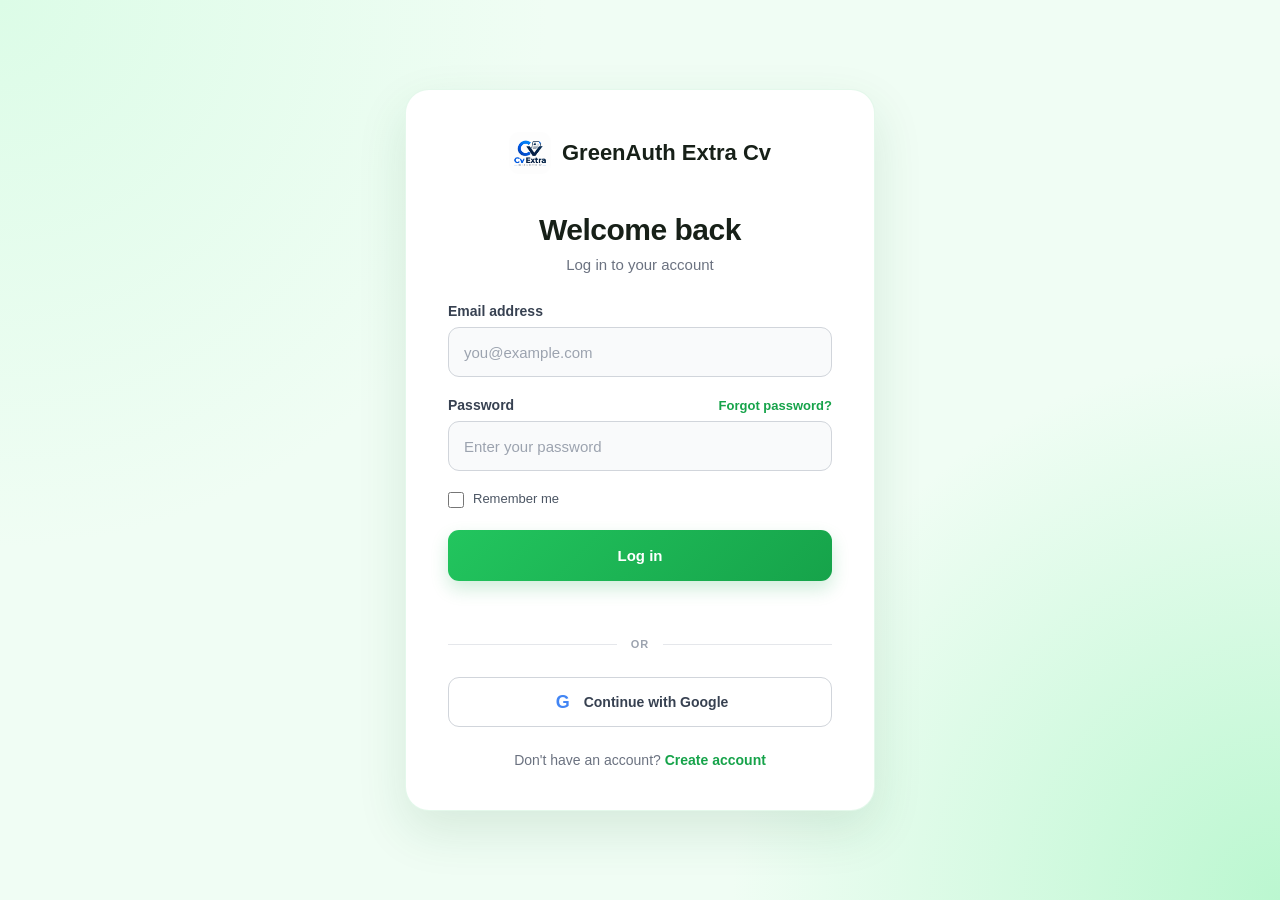
<file: index.html>
<!DOCTYPE html>
<html lang="en">
<head>
    <meta charset="UTF-8">
    <meta name="viewport" content="width=device-width, initial-scale=1.0">
    <link rel="icon" type="image/jpg" href="favicon.jpg">
    <title>GreenAuth - Login</title>

    <link rel="stylesheet" href="login-style.css">

    <!-- Google Material Icons -->
    <link href="https://fonts.googleapis.com/icon?family=Material+Icons" rel="stylesheet">
</head>

<body>

    <main class="auth-container">

        <section class="auth-card">

            <!-- Logo -->
            <div class="logo">
            <img src="authlogo.png" alt="GreenAuth Logo" class="logo-icon">    
            
                <span>GreenAuth Extra Cv</span>
            </div>

            <!-- Login -->
            <div class="form-section active" id="loginSection">

                <h1>Welcome back</h1>
                <p class="subtitle">Log in to your account</p>

                <form id="loginForm">

                    <div class="input-group">
                        <label for="loginEmail">Email address</label>
                        <input
                            type="email"
                            id="loginEmail"
                            placeholder="you@example.com"
                            required
                        >
                    </div>

                    <div class="input-group">
                        <div class="label-row">
                            <label for="loginPassword">Password</label>
                            <a href="#" class="forgot">Forgot password?</a>
                        </div>

                        <div class="password-wrapper">
                            <input
                                type="password"
                                id="loginPassword"
                                placeholder="Enter your password"
                                required
                            >

                            <button
                                type="button"
                                class="password-toggle"
                                onclick="togglePassword('loginPassword', this)"
                            >
                                
                            </button>
                        </div>
                    </div>

                    <div class="remember">
                        <label>
                            <input type="checkbox">
                            <span>Remember me</span>
                        </label>
                    </div>

                    <button type="submit" class="primary-btn">
                        Log in
                    </button>

                    <p id="loginStatus" class="login-status" role="status" aria-live="polite"></p>

                </form>

                <div class="divider">
                    <span>OR</span>
                </div>

                <button class="google-btn" onclick="googleLogin()">
                    <span class="google-icon">G</span>
                    Continue with Google
                </button>

                <p class="switch-text">
                    Don't have an account?
                    <button onclick="showSignup()">Create account</button>
                </p>

            </div>


            <!-- Sign Up -->
            <div class="form-section" id="signupSection">

                <h1>Create account</h1>
                <p class="subtitle">Join GreenAuth today</p>

                <form id="signupForm">

                    <div class="input-group">
                        <label for="signupName">Full name</label>
                        <input
                            type="text"
                            id="signupName"
                            placeholder="John Doe"
                            required
                        >
                    </div>

                    <div class="input-group">
                        <label for="signupEmail">Email address</label>
                        <input
                            type="email"
                            id="signupEmail"
                            placeholder="you@example.com"
                            required
                        >
                    </div>

                    <div class="input-group">
                        <label for="signupPassword">Password</label>

                        <div class="password-wrapper">
                            <input
                                type="password"
                                id="signupPassword"
                                placeholder="Create a password"
                                required
                            >

                            <button
                                type="button"
                                class="password-toggle"
                                onclick="togglePassword('signupPassword', this)"
                            >
                                <span class="material-icons">visibility</span>
                            </button>
                        </div>
                    </div>

                    <div class="input-group">
                        <label for="confirmPassword">Confirm password</label>

                        <div class="password-wrapper">
                            <input
                                type="password"
                                id="confirmPassword"
                                placeholder="Confirm your password"
                                required
                            >

                            <button
                                type="button"
                                class="password-toggle"
                                onclick="togglePassword('confirmPassword', this)"
                            >
                                <span class="material-icons">visibility</span>
                            </button>
                        </div>
                    </div>

                    <label class="terms">
                        <input type="checkbox" required>
                        <span>
                            I agree to the
                            <a href="#">Terms & Conditions</a>
                        </span>
                    </label>

                    <button type="submit" class="primary-btn">
                        Create account
                    </button>

                </form>

                <div class="divider">
                    <span>OR</span>
                </div>

                <button class="google-btn" onclick="googleLogin()">
                    <span class="google-icon">G</span>
                    Sign up with Google
                </button>

                <p class="switch-text">
                    Already have an account?
                    <button onclick="showLogin()">Log in</button>
                </p>

            </div>

        </section>

    </main>

    <script src="login.js"></script>

</body>
</html>
</file>
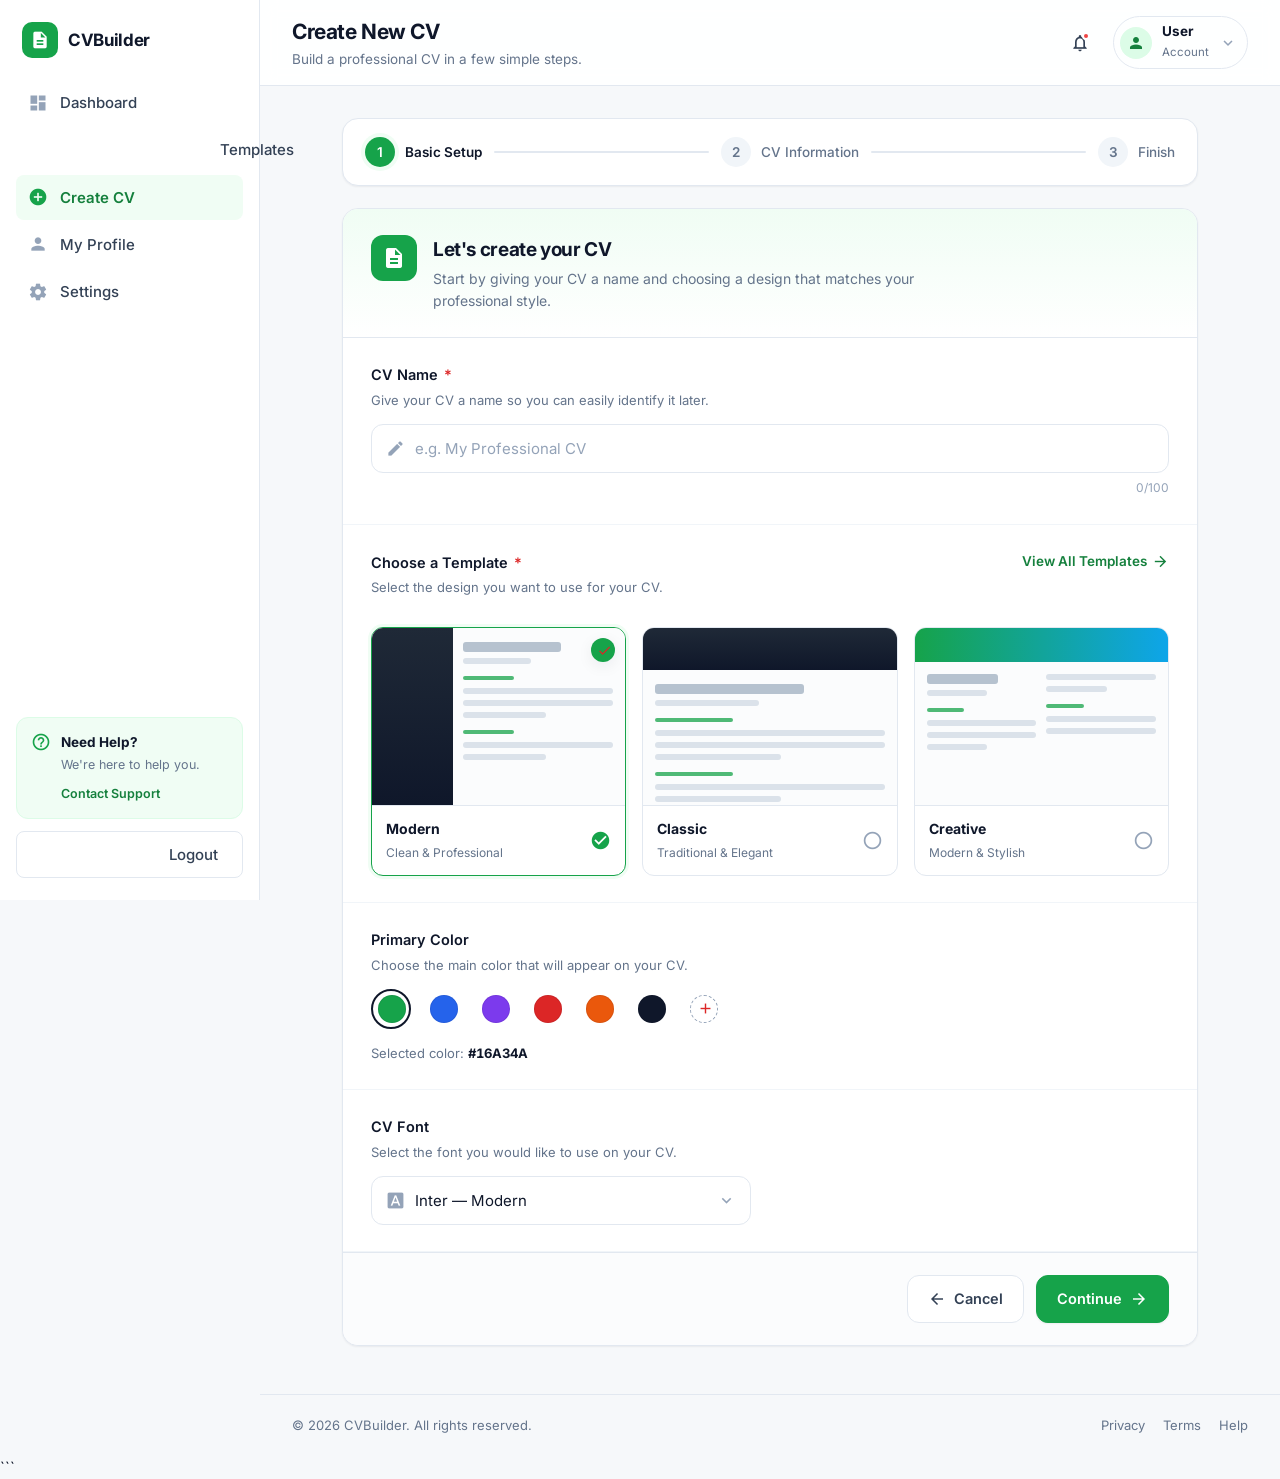
<file: create cv.html>
<!DOCTYPE html>
<html lang="en">
<head>
    <meta charset="UTF-8">
    <meta name="viewport" content="width=device-width, initial-scale=1.0">
      <link rel="icon" type="image/jpg" href="favicon.jpg">

    <title>Create New CV | CVBuilder</title>

    <!-- Google Font -->
    <link rel="preconnect" href="https://fonts.googleapis.com">
    <link rel="preconnect" href="https://fonts.gstatic.com" crossorigin>
    <link href="https://fonts.googleapis.com/css2?family=Inter:wght@400;500;600;700;800&display=swap" rel="stylesheet">

    <!-- Material Icons -->
    <link href="https://fonts.googleapis.com/icon?family=Material+Icons" rel="stylesheet">

    <!-- Create CV CSS -->
    <link rel="stylesheet" href="create cv.css">
</head>

<body>

<div class="app">

    <!-- ================= SIDEBAR ================= -->
    <aside class="sidebar" id="sidebar">

        <div class="sidebar-logo">
            <div class="logo-icon">
                <span class="material-icons">description</span>
            </div>

            <span>CVBuilder</span>
        </div>

        <nav class="sidebar-nav">

            <a href="dashboard.html">
                <span class="material-icons">dashboard</span>
                <span>Dashboard</span>
            </a>

            <a href="templates.html">
                <span class="material-icons">grid_view</span>
                <span>Templates</span>
            </a>

            <a href="create cv.html" class="active">
                <span class="material-icons">add_circle</span>
                <span>Create CV</span>
            </a>

            <a href="profile.html">
                <span class="material-icons">person</span>
                <span>My Profile</span>
            </a>

            <a href="setting.html">
                <span class="material-icons">settings</span>
                <span>Settings</span>
            </a>

        </nav>

        <div class="sidebar-bottom">

            <div class="help-box">
                <span class="material-icons">help_outline</span>

                <div>
                    <strong>Need Help?</strong>
                    <p>We're here to help you.</p>
                    <a href="https://wa.me/+254757296340" target="_self">Contact Support</a>
                </div>
            </div>

            <button class="logout-btn" id="logoutBtn">
                <span class="material-icons">logout</span>
                Logout
            </button>

        </div>

    </aside>


    <!-- ================= MAIN CONTENT ================= -->
    <main class="main-content">

        <!-- TOP BAR -->
        <header class="topbar">

            <button class="mobile-menu" id="mobileMenu">
                <span class="material-icons">menu</span>
            </button>

            <div class="page-title">
                <h1>Create New CV</h1>
                <p>Build a professional CV in a few simple steps.</p>
            </div>

            <div class="topbar-right">

                <button class="notification-btn">
                    <span class="material-icons">notifications_none</span>
                    <span class="notification-dot"></span>
                </button>

                <div class="profile-mini" id="profileMini">

                    <div class="profile-avatar">
                        <span class="material-icons">person</span>
                    </div>

                    <div class="profile-name">
                        <strong id="userName">User</strong>
                        <small>Account</small>
                    </div>

                    <span class="material-icons arrow">expand_more</span>

                    <div class="profile-dropdown" id="profileDropdown">

                        <a href="profile.html">
                            <span class="material-icons">person</span>
                            My Profile
                        </a>

                        <a href="setting.html">
                            <span class="material-icons">settings</span>
                            Settings
                        </a>

                        <button id="dropdownLogout">
                            <span class="material-icons">logout</span>
                            Logout
                        </button>

                    </div>

                </div>

            </div>

        </header>


        <!-- ================= PAGE ================= -->
        <section class="create-page">

            <!-- PROGRESS -->
            <div class="progress-container">

                <div class="progress-step active">
                    <div class="step-number">1</div>
                    <span>Basic Setup</span>
                </div>

                <div class="progress-line"></div>

                <div class="progress-step">
                    <div class="step-number">2</div>
                    <span>CV Information</span>
                </div>

                <div class="progress-line"></div>

                <div class="progress-step">
                    <div class="step-number">3</div>
                    <span>Finish</span>
                </div>

            </div>


            <!-- MAIN CREATE CARD -->
            <div class="create-container">

                <div class="intro">

                    <div class="intro-icon">
                        <span class="material-icons">description</span>
                    </div>

                    <div>
                        <h2>Let's create your CV</h2>

                        <p>
                            Start by giving your CV a name and choosing
                            a design that matches your professional style.
                        </p>
                    </div>

                </div>


                <!-- CV TITLE -->
                <div class="form-section">

                    <label for="cvTitle">
                        CV Name
                        <span>*</span>
                    </label>

                    <p class="field-description">
                        Give your CV a name so you can easily identify it later.
                    </p>

                    <div class="input-wrapper">

                        <span class="material-icons">edit</span>

                        <input
                            type="text"
                            id="cvTitle"
                            placeholder="e.g. My Professional CV"
                            maxlength="100"
                            required
                        >

                    </div>

                    <div class="character-count">
                        <span id="titleCount">0</span>/100
                    </div>

                </div>


                <!-- TEMPLATE SELECTION -->
                <div class="form-section">

                    <div class="section-heading">

                        <div>
                            <label>
                                Choose a Template
                                <span>*</span>
                            </label>

                            <p class="field-description">
                                Select the design you want to use for your CV.
                            </p>
                        </div>

                        <a href="templates.html" class="view-templates">
                            View All Templates
                            <span class="material-icons">arrow_forward</span>
                        </a>

                    </div>


                    <div class="templates-grid">

                        <!-- MODERN -->
                        <label class="template-card selected">

                            <input
                                type="radio"
                                name="template"
                                value="modern"
                                checked
                            >

                            <div class="template-preview modern-preview">

                                <div class="preview-sidebar"></div>

                                <div class="preview-content">

                                    <div class="preview-line large"></div>
                                    <div class="preview-line medium"></div>

                                    <div class="preview-section"></div>

                                    <div class="preview-line"></div>
                                    <div class="preview-line"></div>
                                    <div class="preview-line short"></div>

                                    <div class="preview-section"></div>

                                    <div class="preview-line"></div>
                                    <div class="preview-line short"></div>

                                </div>

                                <div class="selected-badge">
                                    <span class="material-icons">check</span>
                                </div>

                            </div>

                            <div class="template-info">
                                <div>
                                    <strong>Modern</strong>
                                    <small>Clean & Professional</small>
                                </div>

                                <span class="material-icons">
                                    check_circle
                                </span>
                            </div>

                        </label>


                        <!-- CLASSIC -->
                        <label class="template-card">

                            <input
                                type="radio"
                                name="template"
                                value="classic"
                            >

                            <div class="template-preview classic-preview">

                                <div class="classic-header"></div>

                                <div class="classic-body">

                                    <div class="preview-line large"></div>
                                    <div class="preview-line medium"></div>

                                    <div class="preview-section"></div>

                                    <div class="preview-line"></div>
                                    <div class="preview-line"></div>
                                    <div class="preview-line short"></div>

                                    <div class="preview-section"></div>

                                    <div class="preview-line"></div>
                                    <div class="preview-line short"></div>

                                </div>

                            </div>

                            <div class="template-info">
                                <div>
                                    <strong>Classic</strong>
                                    <small>Traditional & Elegant</small>
                                </div>

                                <span class="material-icons">
                                    radio_button_unchecked
                                </span>
                            </div>

                        </label>


                        <!-- CREATIVE -->
                        <label class="template-card">

                            <input
                                type="radio"
                                name="template"
                                value="creative"
                            >

                            <div class="template-preview creative-preview">

                                <div class="creative-header"></div>

                                <div class="creative-body">

                                    <div class="creative-column">

                                        <div class="preview-line large"></div>
                                        <div class="preview-line short"></div>

                                        <div class="preview-section"></div>

                                        <div class="preview-line"></div>
                                        <div class="preview-line"></div>
                                        <div class="preview-line short"></div>

                                    </div>

                                    <div class="creative-column">

                                        <div class="preview-line"></div>
                                        <div class="preview-line short"></div>

                                        <div class="preview-section"></div>

                                        <div class="preview-line"></div>
                                        <div class="preview-line"></div>

                                    </div>

                                </div>

                            </div>

                            <div class="template-info">
                                <div>
                                    <strong>Creative</strong>
                                    <small>Modern & Stylish</small>
                                </div>

                                <span class="material-icons">
                                    radio_button_unchecked
                                </span>
                            </div>

                        </label>

                    </div>

                </div>


                <!-- COLOR -->
                <div class="form-section">

                    <label>
                        Primary Color
                    </label>

                    <p class="field-description">
                        Choose the main color that will appear on your CV.
                    </p>

                    <div class="color-options">

                        <label class="color-option selected-color">

                            <input
                                type="radio"
                                name="color"
                                value="#16a34a"
                                checked
                            >

                            <span
                                class="color-circle"
                                style="background:#16a34a;"
                            ></span>

                        </label>


                        <label class="color-option">

                            <input
                                type="radio"
                                name="color"
                                value="#2563eb"
                            >

                            <span
                                class="color-circle"
                                style="background:#2563eb;"
                            ></span>

                        </label>


                        <label class="color-option">

                            <input
                                type="radio"
                                name="color"
                                value="#7c3aed"
                            >

                            <span
                                class="color-circle"
                                style="background:#7c3aed;"
                            ></span>

                        </label>


                        <label class="color-option">

                            <input
                                type="radio"
                                name="color"
                                value="#dc2626"
                            >

                            <span
                                class="color-circle"
                                style="background:#dc2626;"
                            ></span>

                        </label>


                        <label class="color-option">

                            <input
                                type="radio"
                                name="color"
                                value="#ea580c"
                            >

                            <span
                                class="color-circle"
                                style="background:#ea580c;"
                            ></span>

                        </label>


                        <label class="color-option">

                            <input
                                type="radio"
                                name="color"
                                value="#0f172a"
                            >

                            <span
                                class="color-circle"
                                style="background:#0f172a;"
                            ></span>

                        </label>


                        <label class="custom-color-option">

                            <input
                                type="color"
                                id="customColor"
                                value="#16a34a"
                            >

                            <span class="custom-color-circle">
                                <span class="material-icons">add</span>
                            </span>

                        </label>

                    </div>

                    <div class="selected-color-value">
                        Selected color:
                        <strong id="selectedColor">#16A34A</strong>
                    </div>

                </div>


                <!-- FONT -->
                <div class="form-section">

                    <label for="fontFamily">
                        CV Font
                    </label>

                    <p class="field-description">
                        Select the font you would like to use on your CV.
                    </p>

                    <div class="font-select-wrapper">

                        <span class="material-icons">font_download</span>

                        <select id="fontFamily">

                            <option value="Inter">
                                Inter — Modern
                            </option>

                            <option value="Arial">
                                Arial — Simple
                            </option>

                            <option value="Roboto">
                                Roboto — Clean
                            </option>

                            <option value="Georgia">
                                Georgia — Classic
                            </option>

                            <option value="Times New Roman">
                                Times New Roman — Traditional
                            </option>

                        </select>

                        <span class="material-icons dropdown-icon">
                            expand_more
                        </span>

                    </div>

                </div>


                <!-- ACTIONS -->
                <div class="form-actions">

                    <a
                        href="dashboard.html"
                        class="btn btn-secondary"
                    >
                        <span class="material-icons">arrow_back</span>
                        Cancel
                    </a>

                    <button
                        type="button"
                        class="btn btn-primary"
                        id="continueBtn"
                    >
                        Continue
                        <span class="material-icons">arrow_forward</span>
                    </button>

                </div>

            </div>

        </section>


        <!-- FOOTER -->
        <footer class="footer">

            <p>
                &copy;
                <span id="currentYear"></span>
                CVBuilder. All rights reserved.
            </p>

            <div class="footer-links">
                <a href="#">Privacy</a>
                <a href="#">Terms</a>
                <a href="#">Help</a>
            </div>

        </footer>

    </main>

</div>


<!-- MOBILE OVERLAY -->
<div class="sidebar-overlay" id="sidebarOverlay"></div>


<!-- ================= JAVASCRIPT ================= -->
<script>

    /* =========================================
       USER INFORMATION
    ========================================= */

    const savedUser = localStorage.getItem("cvbuilder_user");

    if (savedUser) {

        try {

            const user = JSON.parse(savedUser);

            if (user.full_name) {
                document.getElementById("userName").textContent =
                    user.full_name;
            }

            if (user.name) {
                document.getElementById("userName").textContent =
                    user.name;
            }

        } catch (error) {

            console.log("User information could not be loaded.");

        }

    }


    /* =========================================
       CV TITLE CHARACTER COUNT
    ========================================= */

    const cvTitle = document.getElementById("cvTitle");
    const titleCount = document.getElementById("titleCount");

    cvTitle.addEventListener("input", function () {

        titleCount.textContent = this.value.length;

    });


    /* =========================================
       TEMPLATE SELECTION
    ========================================= */

    const templateCards =
        document.querySelectorAll(".template-card");

    const templateInputs =
        document.querySelectorAll(
            'input[name="template"]'
        );

    templateInputs.forEach(input => {

        input.addEventListener("change", function () {

            templateCards.forEach(card => {
                card.classList.remove("selected");
            });

            this.closest(".template-card")
                .classList.add("selected");

        });

    });


    /* =========================================
       COLOR SELECTION
    ========================================= */

    const colorOptions =
        document.querySelectorAll(
            'input[name="color"]'
        );

    const selectedColor =
        document.getElementById("selectedColor");

    colorOptions.forEach(input => {

        input.addEventListener("change", function () {

            document
                .querySelectorAll(".color-option")
                .forEach(option => {
                    option.classList.remove(
                        "selected-color"
                    );
                });

            this.closest(".color-option")
                .classList.add("selected-color");

            selectedColor.textContent =
                this.value.toUpperCase();

        });

    });


    /* =========================================
       CUSTOM COLOR
    ========================================= */

    const customColor =
        document.getElementById("customColor");

    customColor.addEventListener("input", function () {

        document
            .querySelectorAll(".color-option")
            .forEach(option => {
                option.classList.remove(
                    "selected-color"
                );
            });

        selectedColor.textContent =
            this.value.toUpperCase();

    });


    /* =========================================
       CONTINUE BUTTON
    ========================================= */

    const continueBtn =
        document.getElementById("continueBtn");

    continueBtn.addEventListener("click", function () {

        const title = cvTitle.value.trim();

        if (!title) {

            cvTitle.focus();

            alert("Please enter a name for your CV.");

            return;

        }


        /* Get selected template */

        const selectedTemplate =
            document.querySelector(
                'input[name="template"]:checked'
            ).value;


        /* Get selected color */

        let selectedColorValue =
            document.querySelector(
                'input[name="color"]:checked'
            );

        let color =
            selectedColorValue
                ? selectedColorValue.value
                : customColor.value;


        /* Get font */

        const font =
            document.getElementById(
                "fontFamily"
            ).value;


        /* Generate temporary CV ID */

        const cvId =
            "CV" +
            Date.now();


        /* CV information */

        const cvData = {

            cv_id: cvId,

            cv_title: title,

            template: selectedTemplate,

            primary_color: color,

            font: font,

            created_at:
                new Date().toISOString(),

            updated_at:
                new Date().toISOString()

        };


        /*
         * Temporarily store the CV.
         *
         * Later this will be replaced with
         * a Google Apps Script API request.
         */

        localStorage.setItem(
            "current_cv",
            JSON.stringify(cvData)
        );


        /*
         * Move to the CV editor.
         */

        window.location.href =
            "editor.html?id=" +
            encodeURIComponent(cvId);

    });


    /* =========================================
       PROFILE DROPDOWN
    ========================================= */

    const profileMini =
        document.getElementById("profileMini");

    const profileDropdown =
        document.getElementById("profileDropdown");

    profileMini.addEventListener("click", function (event) {

        event.stopPropagation();

        profileDropdown.classList.toggle("show");

    });


    document.addEventListener("click", function () {

        profileDropdown.classList.remove("show");

    });


    /* =========================================
       LOGOUT
    ========================================= */

    function logout() {

        localStorage.removeItem("cvbuilder_user");

        localStorage.removeItem("current_cv");

        window.location.href =
            "login.html";

    }


    document
        .getElementById("logoutBtn")
        .addEventListener("click", logout);


    document
        .getElementById("dropdownLogout")
        .addEventListener("click", logout);


    /* =========================================
       MOBILE SIDEBAR
    ========================================= */

    const mobileMenu =
        document.getElementById("mobileMenu");

    const sidebar =
        document.getElementById("sidebar");

    const sidebarOverlay =
        document.getElementById("sidebarOverlay");


    mobileMenu.addEventListener("click", function () {

        sidebar.classList.toggle("open");

        sidebarOverlay.classList.toggle("show");

    });


    sidebarOverlay.addEventListener(
        "click",
        function () {

            sidebar.classList.remove("open");

            sidebarOverlay.classList.remove("show");

        }
    );


    /* =========================================
       CURRENT YEAR
    ========================================= */

    document.getElementById(
        "currentYear"
    ).textContent = new Date().getFullYear();

</script>
<script src="auth.js"></script>
</body>
</html>
```
</file>
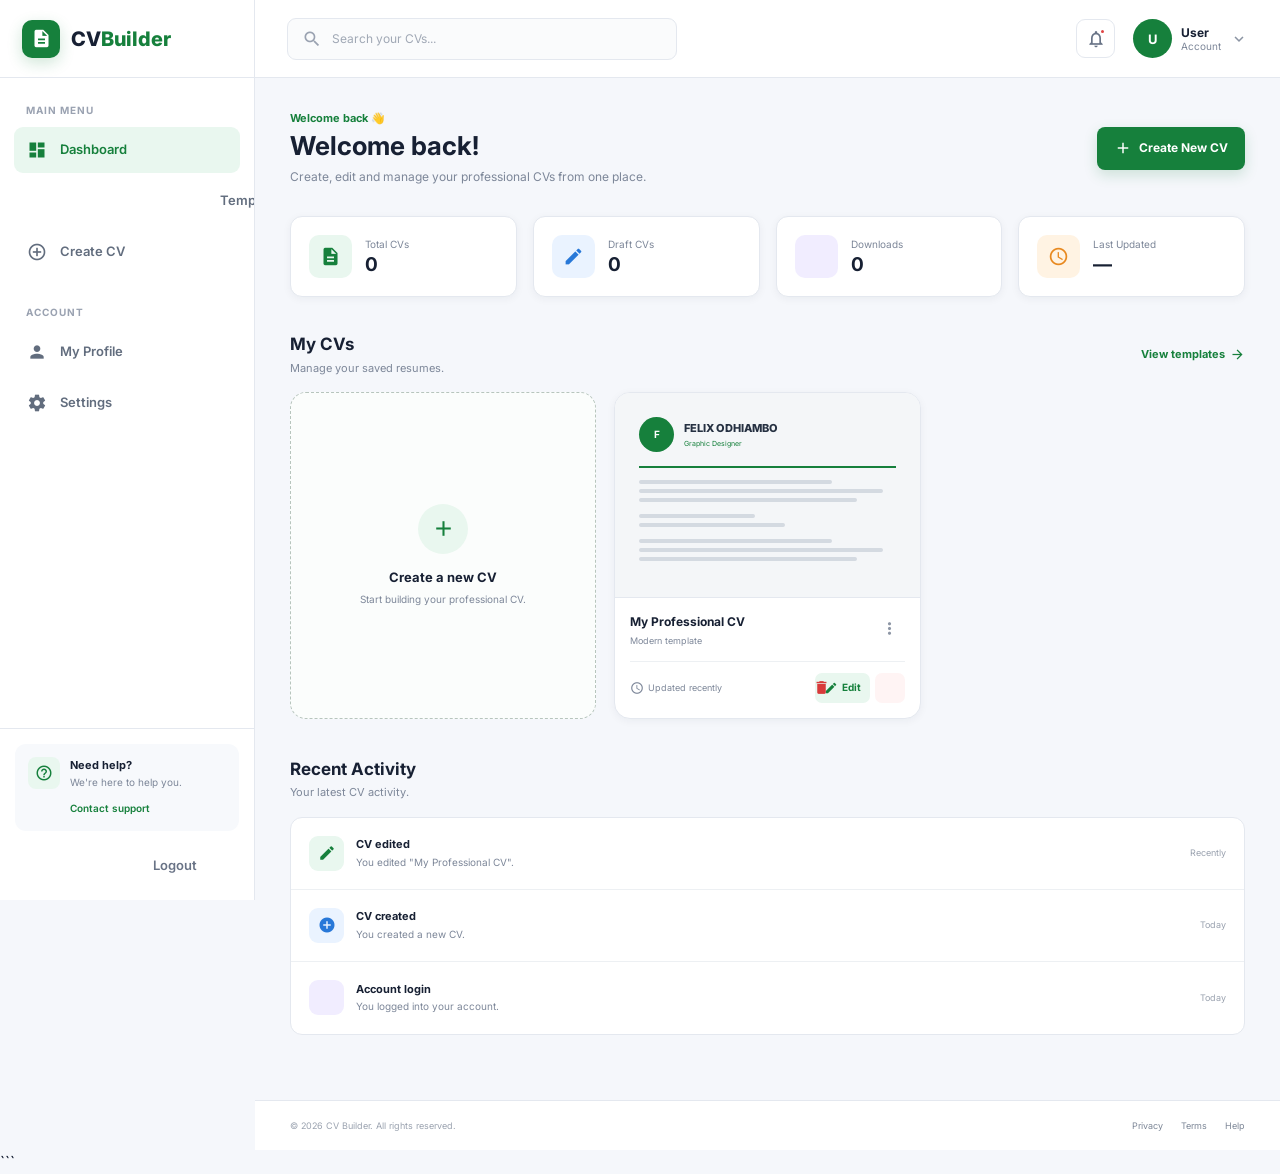
<file: dashboard.html>
<!DOCTYPE html>
<html lang="en">
<head>
    <meta charset="UTF-8">

    <meta name="viewport"
          content="width=device-width, initial-scale=1.0">

    <meta name="description"
          content="CV Builder Dashboard - Create, edit and manage professional CVs">
            <link rel="icon" type="image/jpg" href="favicon.jpg">

    <title>CV Builder - Dashboard</title>

    <!-- Google Font -->
    <link rel="preconnect" href="https://fonts.googleapis.com">
    <link rel="preconnect" href="https://fonts.gstatic.com" crossorigin>

    <link href="https://fonts.googleapis.com/css2?family=Inter:wght@400;500;600;700;800&display=swap"
          rel="stylesheet">

    <!-- Material Icons -->
    <link href="https://fonts.googleapis.com/icon?family=Material+Icons"
          rel="stylesheet">

    <!-- Dashboard CSS -->
    <link rel="stylesheet" href="dashboard.css">
</head>

<body>

<!-- =========================================
     MOBILE OVERLAY
========================================= -->

<div class="mobile-overlay" id="mobileOverlay"></div>


<!-- =========================================
     SIDEBAR
========================================= -->

<aside class="sidebar" id="sidebar">

    <div class="sidebar-top">

        <!-- Logo -->
        <a href="dashboard.html" class="logo">

            <div class="logo-icon">
                <span class="material-icons">
                    description
                </span>
            </div>

            <span class="logo-text">
                CV<span>Builder</span>
            </span>

        </a>

        <!-- Close sidebar on mobile -->
        <button class="close-sidebar"
                id="closeSidebar"
                aria-label="Close menu">

            <span class="material-icons">
                close
            </span>

        </button>

    </div>


    <!-- Navigation -->

    <nav class="sidebar-navigation">

        <p class="nav-heading">
            MAIN MENU
        </p>

        <a href="dashboard.html"
           class="nav-link active">

            <span class="material-icons">
                dashboard
            </span>

            <span>
                Dashboard
            </span>

        </a>


        <a href="templates.html"
           class="nav-link">

            <span class="material-icons">
                grid_view
            </span>

            <span>
                Templates
            </span>

        </a>


        <a href="create cv.html"
           class="nav-link">

            <span class="material-icons">
                add_circle_outline
            </span>

            <span>
                Create CV
            </span>

        </a>


        <p class="nav-heading second-heading">
            ACCOUNT
        </p>


        <a href="profile.html"
           class="nav-link">

            <span class="material-icons">
                person
            </span>

            <span>
                My Profile
            </span>

        </a>


        <a href="setting.html"
           class="nav-link">

            <span class="material-icons">
                settings
            </span>

            <span>
                Settings
            </span>

        </a>

    </nav>


    <!-- Sidebar bottom -->

    <div class="sidebar-bottom">

        <div class="help-box">

            <div class="help-icon">
                <span class="material-icons">
                    help_outline
                </span>
            </div>

            <div class="help-content">

                <strong>
                    Need help?
                </strong>

                <p>
                    We're here to help you.
                </p>

                <a href="https://wa.me/+254757296340" target='_self'>
                    Contact support
                </a>

            </div>

        </div>


        <button class="logout-button"
                id="logoutButton">

            <span class="material-icons">
                logout
            </span>

            <span>
                Logout
            </span>

        </button>

    </div>

</aside>



<!-- =========================================
     MAIN CONTENT
========================================= -->

<main class="main-content">


    <!-- =====================================
         TOP BAR
    ====================================== -->

    <header class="topbar">

        <button class="menu-button"
                id="menuButton"
                aria-label="Open menu">

            <span class="material-icons">
                menu
            </span>

        </button>


        <div class="topbar-search">

            <span class="material-icons">
                search
            </span>

            <input
                type="search"
                id="searchCV"
                placeholder="Search your CVs..."
                autocomplete="off">

        </div>


        <div class="topbar-right">


            <!-- Notifications -->

            <button class="icon-button"
                    title="Notifications">

                <span class="material-icons">
                    notifications_none
                </span>

                <span class="notification-dot"></span>

            </button>


            <!-- Profile -->

            <div class="profile-menu"
                 id="profileMenu">

                <button class="profile-button">

                    <div class="profile-avatar"
                         id="userAvatar">

                        U

                    </div>

                    <div class="profile-info">

                        <strong id="topUserName">
                            User
                        </strong>

                        <span>
                            Account
                        </span>

                    </div>

                    <span class="material-icons profile-arrow">
                        expand_more
                    </span>

                </button>


                <!-- Dropdown -->

                <div class="profile-dropdown"
                     id="profileDropdown">

                    <a href="profile.html">

                        <span class="material-icons">
                            person
                        </span>

                        My Profile

                    </a>


                    <a href="setting.html">

                        <span class="material-icons">
                            settings
                        </span>

                        Settings

                    </a>


                    <div class="dropdown-divider"></div>


                    <button id="dropdownLogout">

                        <span class="material-icons">
                            logout
                        </span>

                        Logout

                    </button>

                </div>

            </div>

        </div>

    </header>



    <!-- =====================================
         PAGE CONTENT
    ====================================== -->

    <section class="page-container">


        <!-- Welcome -->

        <div class="welcome-section">

            <div>

                <p class="welcome-small">
                    Welcome back 👋
                </p>

                <h1 id="welcomeName">
                    Welcome back!
                </h1>

                <p class="welcome-description">
                    Create, edit and manage your professional CVs
                    from one place.
                </p>

            </div>


            <a href="create cv.html"
               class="primary-button">

                <span class="material-icons">
                    add
                </span>

                Create New CV

            </a>

        </div>



        <!-- =================================
             STATISTICS
        ================================== -->

        <div class="statistics-grid">


            <div class="stat-card">

                <div class="stat-icon green">

                    <span class="material-icons">
                        description
                    </span>

                </div>

                <div class="stat-information">

                    <span>
                        Total CVs
                    </span>

                    <strong id="totalCVs">
                        0
                    </strong>

                </div>

            </div>



            <div class="stat-card">

                <div class="stat-icon blue">

                    <span class="material-icons">
                        edit
                    </span>

                </div>

                <div class="stat-information">

                    <span>
                        Draft CVs
                    </span>

                    <strong id="draftCVs">
                        0
                    </strong>

                </div>

            </div>



            <div class="stat-card">

                <div class="stat-icon purple">

                    <span class="material-icons">
                        download
                    </span>

                </div>

                <div class="stat-information">

                    <span>
                        Downloads
                    </span>

                    <strong id="downloadCount">
                        0
                    </strong>

                </div>

            </div>



            <div class="stat-card">

                <div class="stat-icon orange">

                    <span class="material-icons">
                        schedule
                    </span>

                </div>

                <div class="stat-information">

                    <span>
                        Last Updated
                    </span>

                    <strong id="lastUpdated">
                        —
                    </strong>

                </div>

            </div>

        </div>



        <!-- =================================
             MY CV SECTION
        ================================== -->

        <div class="section-header">

            <div>

                <h2>
                    My CVs
                </h2>

                <p>
                    Manage your saved resumes.
                </p>

            </div>


            <a href="templates.html"
               class="view-all">

                View templates

                <span class="material-icons">
                    arrow_forward
                </span>

            </a>

        </div>



        <!-- CV GRID -->

        <div class="cv-grid"
             id="cvGrid">


            <!-- CREATE NEW CV CARD -->

            <a href="create cv.html"
               class="create-cv-card">

                <div class="create-icon">

                    <span class="material-icons">
                        add
                    </span>

                </div>

                <h3>
                    Create a new CV
                </h3>

                <p>
                    Start building your professional CV.
                </p>

            </a>


            <!-- =================================
                 EXAMPLE CV CARD
                 JavaScript can replace this
                 with data from Google Sheets.
            ================================== -->

            <article class="cv-card"
                     data-cv-title="My Professional CV">


                <!-- Preview -->

                <div class="cv-preview">

                    <div class="preview-header">

                        <div class="preview-avatar">
                            F
                        </div>

                        <div>

                            <div class="preview-name">
                                FELIX ODHIAMBO
                            </div>

                            <div class="preview-title">
                                Graphic Designer
                            </div>

                        </div>

                    </div>


                    <div class="preview-line"></div>


                    <div class="preview-section">

                        <span></span>
                        <span></span>
                        <span></span>

                    </div>


                    <div class="preview-section small">

                        <span></span>
                        <span></span>

                    </div>


                    <div class="preview-section">

                        <span></span>
                        <span></span>
                        <span></span>

                    </div>

                </div>


                <!-- Card information -->

                <div class="cv-card-content">

                    <div class="cv-title-row">

                        <div>

                            <h3>
                                My Professional CV
                            </h3>

                            <p>
                                Modern template
                            </p>

                        </div>


                        <button
                            class="more-button"
                            aria-label="More options">

                            <span class="material-icons">
                                more_vert
                            </span>

                        </button>

                    </div>


                    <div class="cv-card-footer">

                        <span class="updated-date">

                            <span class="material-icons">
                                schedule
                            </span>

                            Updated recently

                        </span>


                        <div class="cv-actions">

                            <a href="editor.html?id=CV001"
                               class="edit-button">

                                <span class="material-icons">
                                    edit
                                </span>

                                Edit

                            </a>


                            <button
                                class="delete-button"
                                data-cv-id="CV001"
                                title="Delete CV">

                                <span class="material-icons">
                                    delete_outline
                                </span>

                            </button>

                        </div>

                    </div>

                </div>

            </article>


        </div>



        <!-- =================================
             EMPTY STATE
             JavaScript can display this when
             the user has no CVs.
        ================================== -->

        <div class="empty-state"
             id="emptyState"
             style="display:none;">

            <div class="empty-icon">

                <span class="material-icons">
                    description
                </span>

            </div>

            <h3>
                You don't have any CVs yet
            </h3>

            <p>
                Create your first professional CV
                and start applying for opportunities.
            </p>

            <a href="create cv.html"
               class="primary-button">

                <span class="material-icons">
                    add
                </span>

                Create My First CV

            </a>

        </div>



        <!-- =================================
             RECENT ACTIVITY
        ================================== -->

        <section class="activity-section">

            <div class="section-header">

                <div>

                    <h2>
                        Recent Activity
                    </h2>

                    <p>
                        Your latest CV activity.
                    </p>

                </div>

            </div>


            <div class="activity-card">


                <div class="activity-item">

                    <div class="activity-icon green">

                        <span class="material-icons">
                            edit
                        </span>

                    </div>

                    <div class="activity-text">

                        <strong>
                            CV edited
                        </strong>

                        <p>
                            You edited "My Professional CV".
                        </p>

                    </div>

                    <span class="activity-time">
                        Recently
                    </span>

                </div>


                <div class="activity-item">

                    <div class="activity-icon blue">

                        <span class="material-icons">
                            add_circle
                        </span>

                    </div>

                    <div class="activity-text">

                        <strong>
                            CV created
                        </strong>

                        <p>
                            You created a new CV.
                        </p>

                    </div>

                    <span class="activity-time">
                        Today
                    </span>

                </div>


                <div class="activity-item">

                    <div class="activity-icon purple">

                        <span class="material-icons">
                            login
                        </span>

                    </div>

                    <div class="activity-text">

                        <strong>
                            Account login
                        </strong>

                        <p>
                            You logged into your account.
                        </p>

                    </div>

                    <span class="activity-time">
                        Today
                    </span>

                </div>


            </div>

        </section>


    </section>


    <!-- =====================================
         FOOTER
    ====================================== -->

    <footer class="dashboard-footer">

        <p>
            © <span id="currentYear"></span>
            CV Builder. All rights reserved.
        </p>

        <div>

            <a href="#">
                Privacy
            </a>

            <a href="#">
                Terms
            </a>

            <a href="#">
                Help
            </a>

        </div>

    </footer>

</main>



<!-- =========================================
     DELETE CONFIRMATION MODAL
========================================= -->

<div class="modal-overlay"
     id="deleteModal">

    <div class="modal">

        <div class="modal-icon">

            <span class="material-icons">
                delete_outline
            </span>

        </div>

        <h2>
            Delete CV?
        </h2>

        <p>
            Are you sure you want to delete this CV?
            This action cannot be undone.
        </p>

        <div class="modal-actions">

            <button class="cancel-button"
                    id="cancelDelete">

                Cancel

            </button>

            <button class="confirm-delete"
                    id="confirmDelete">

                Delete CV

            </button>

        </div>

    </div>

</div>



<!-- =========================================
     DASHBOARD JAVASCRIPT
========================================= -->

<script>

    /* ========================================
       CURRENT YEAR
    ======================================== */

    document.getElementById("currentYear").textContent =
        new Date().getFullYear();



    /* ========================================
       MOBILE SIDEBAR
    ======================================== */

    const menuButton =
        document.getElementById("menuButton");

    const closeSidebar =
        document.getElementById("closeSidebar");

    const sidebar =
        document.getElementById("sidebar");

    const mobileOverlay =
        document.getElementById("mobileOverlay");


    menuButton.addEventListener("click", function () {

        sidebar.classList.add("show");

        mobileOverlay.classList.add("show");

    });


    closeSidebar.addEventListener("click", function () {

        sidebar.classList.remove("show");

        mobileOverlay.classList.remove("show");

    });


    mobileOverlay.addEventListener("click", function () {

        sidebar.classList.remove("show");

        mobileOverlay.classList.remove("show");

    });



    /* ========================================
       PROFILE DROPDOWN
    ======================================== */

    const profileMenu =
        document.getElementById("profileMenu");

    const profileButton =
        document.querySelector(".profile-button");

    const profileDropdown =
        document.getElementById("profileDropdown");


    profileButton.addEventListener("click", function (event) {

        event.stopPropagation();

        profileDropdown.classList.toggle("show");

    });


    document.addEventListener("click", function () {

        profileDropdown.classList.remove("show");

    });



    /* ========================================
       SEARCH CVs
    ======================================== */

    const searchInput =
        document.getElementById("searchCV");

    const cvCards =
        document.querySelectorAll(".cv-card");


    searchInput.addEventListener("input", function () {

        const searchValue =
            this.value.toLowerCase().trim();


        cvCards.forEach(function (card) {

            const title =
                card.dataset.cvTitle.toLowerCase();


            if (title.includes(searchValue)) {

                card.style.display = "";

            } else {

                card.style.display = "none";

            }

        });

    });



    /* ========================================
       DELETE CV MODAL
    ======================================== */

    const deleteModal =
        document.getElementById("deleteModal");

    const cancelDelete =
        document.getElementById("cancelDelete");

    const confirmDelete =
        document.getElementById("confirmDelete");

    let selectedCV = null;


    document.querySelectorAll(".delete-button")
        .forEach(function (button) {

            button.addEventListener("click", function () {

                selectedCV =
                    this.dataset.cvId;

                deleteModal.classList.add("show");

            });

        });


    cancelDelete.addEventListener("click", function () {

        deleteModal.classList.remove("show");

        selectedCV = null;

    });


    confirmDelete.addEventListener("click", function () {

        if (!selectedCV) return;


        /*
         * LATER:
         *
         * We will replace this section with:
         *
         * fetch(APPS_SCRIPT_URL, {
         *     method: "POST",
         *     body: JSON.stringify({
         *         action: "deleteCV",
         *         cv_id: selectedCV
         *     })
         * });
         */


        console.log(
            "Delete CV:",
            selectedCV
        );


        deleteModal.classList.remove("show");

        selectedCV = null;

    });



    /* ========================================
       LOGOUT
    ======================================== */

    function logoutUser() {

        /*
         * LATER:
         *
         * Clear login session and redirect
         * to login.html
         */

        localStorage.removeItem("loggedInUser");

        window.location.href =
            "login.html";

    }


    document.getElementById("logoutButton")
        .addEventListener("click", logoutUser);


    document.getElementById("dropdownLogout")
        .addEventListener("click", logoutUser);



    /* ========================================
       USER INFORMATION
    ======================================== */

    /*
     * Temporary example.
     *
     * Later this will come from the logged-in
     * user returned by Google Apps Script.
     */

    const loggedInUser =
        JSON.parse(
            localStorage.getItem("loggedInUser")
        );


    if (loggedInUser) {

        const name =
            loggedInUser.full_name ||
            loggedInUser.name ||
            "User";


        document.getElementById("welcomeName")
            .textContent =
            "Welcome back, " + name + "!";


        document.getElementById("topUserName")
            .textContent =
            name;


        document.getElementById("userAvatar")
            .textContent =
            name.charAt(0).toUpperCase();

    }


</script>
<script src="auth.js"></script>
</body>
</html>
```
</file>
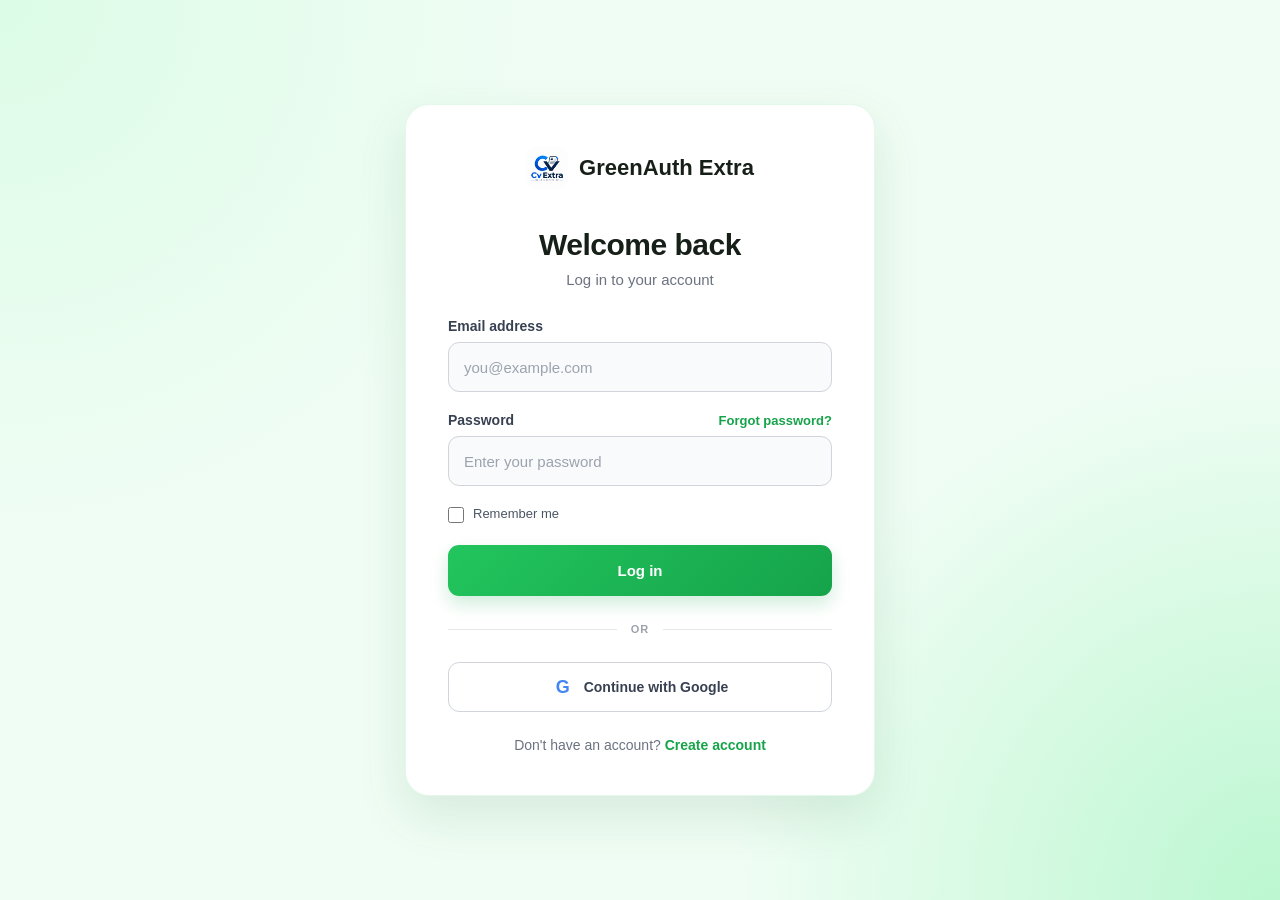
<file: login-index.html>
<!DOCTYPE html>
<html lang="en">
<head>
    <meta charset="UTF-8">
    <meta name="viewport" content="width=device-width, initial-scale=1.0">
    <title>GreenAuth - Login</title>

    <link rel="stylesheet" href="login-style.css">

    <!-- Google Material Icons -->
    <link href="https://fonts.googleapis.com/icon?family=Material+Icons" rel="stylesheet">
</head>

<body>

    <main class="auth-container">

        <section class="auth-card">

            <!-- Logo -->
            <div class="logo">
            <img src="authlogo.png" alt="GreenAuth Logo" class="logo-icon">    
            
                <span>GreenAuth Extra</span>
            </div>

            <!-- Login -->
            <div class="form-section active" id="loginSection">

                <h1>Welcome back</h1>
                <p class="subtitle">Log in to your account</p>

                <form id="loginForm">

                    <div class="input-group">
                        <label for="loginEmail">Email address</label>
                        <input
                            type="email"
                            id="loginEmail"
                            placeholder="you@example.com"
                            required
                        >
                    </div>

                    <div class="input-group">
                        <div class="label-row">
                            <label for="loginPassword">Password</label>
                            <a href="#" class="forgot">Forgot password?</a>
                        </div>

                        <div class="password-wrapper">
                            <input
                                type="password"
                                id="loginPassword"
                                placeholder="Enter your password"
                                required
                            >

                            <button
                                type="button"
                                class="password-toggle"
                                onclick="togglePassword('loginPassword', this)"
                            >
                                
                            </button>
                        </div>
                    </div>

                    <div class="remember">
                        <label>
                            <input type="checkbox">
                            <span>Remember me</span>
                        </label>
                    </div>

                    <button type="submit" class="primary-btn">
                        Log in
                    </button>

                </form>

                <div class="divider">
                    <span>OR</span>
                </div>

                <button class="google-btn" onclick="googleLogin()">
                    <span class="google-icon">G</span>
                    Continue with Google
                </button>

                <p class="switch-text">
                    Don't have an account?
                    <button onclick="showSignup()">Create account</button>
                </p>

            </div>


            <!-- Sign Up -->
            <div class="form-section" id="signupSection">

                <h1>Create account</h1>
                <p class="subtitle">Join GreenAuth today</p>

                <form id="signupForm">

                    <div class="input-group">
                        <label for="signupName">Full name</label>
                        <input
                            type="text"
                            id="signupName"
                            placeholder="John Doe"
                            required
                        >
                    </div>

                    <div class="input-group">
                        <label for="signupEmail">Email address</label>
                        <input
                            type="email"
                            id="signupEmail"
                            placeholder="you@example.com"
                            required
                        >
                    </div>

                    <div class="input-group">
                        <label for="signupPassword">Password</label>

                        <div class="password-wrapper">
                            <input
                                type="password"
                                id="signupPassword"
                                placeholder="Create a password"
                                required
                            >

                            <button
                                type="button"
                                class="password-toggle"
                                onclick="togglePassword('signupPassword', this)"
                            >
                                <span class="material-icons">visibility</span>
                            </button>
                        </div>
                    </div>

                    <div class="input-group">
                        <label for="confirmPassword">Confirm password</label>

                        <div class="password-wrapper">
                            <input
                                type="password"
                                id="confirmPassword"
                                placeholder="Confirm your password"
                                required
                            >

                            <button
                                type="button"
                                class="password-toggle"
                                onclick="togglePassword('confirmPassword', this)"
                            >
                                <span class="material-icons">visibility</span>
                            </button>
                        </div>
                    </div>

                    <label class="terms">
                        <input type="checkbox" required>
                        <span>
                            I agree to the
                            <a href="#">Terms & Conditions</a>
                        </span>
                    </label>

                    <button type="submit" class="primary-btn">
                        Create account
                    </button>

                </form>

                <div class="divider">
                    <span>OR</span>
                </div>

                <button class="google-btn" onclick="googleLogin()">
                    <span class="google-icon">G</span>
                    Sign up with Google
                </button>

                <p class="switch-text">
                    Already have an account?
                    <button onclick="showLogin()">Log in</button>
                </p>

            </div>

        </section>

    </main>

    <script src="login.js"></script>

</body>
</html>
</file>
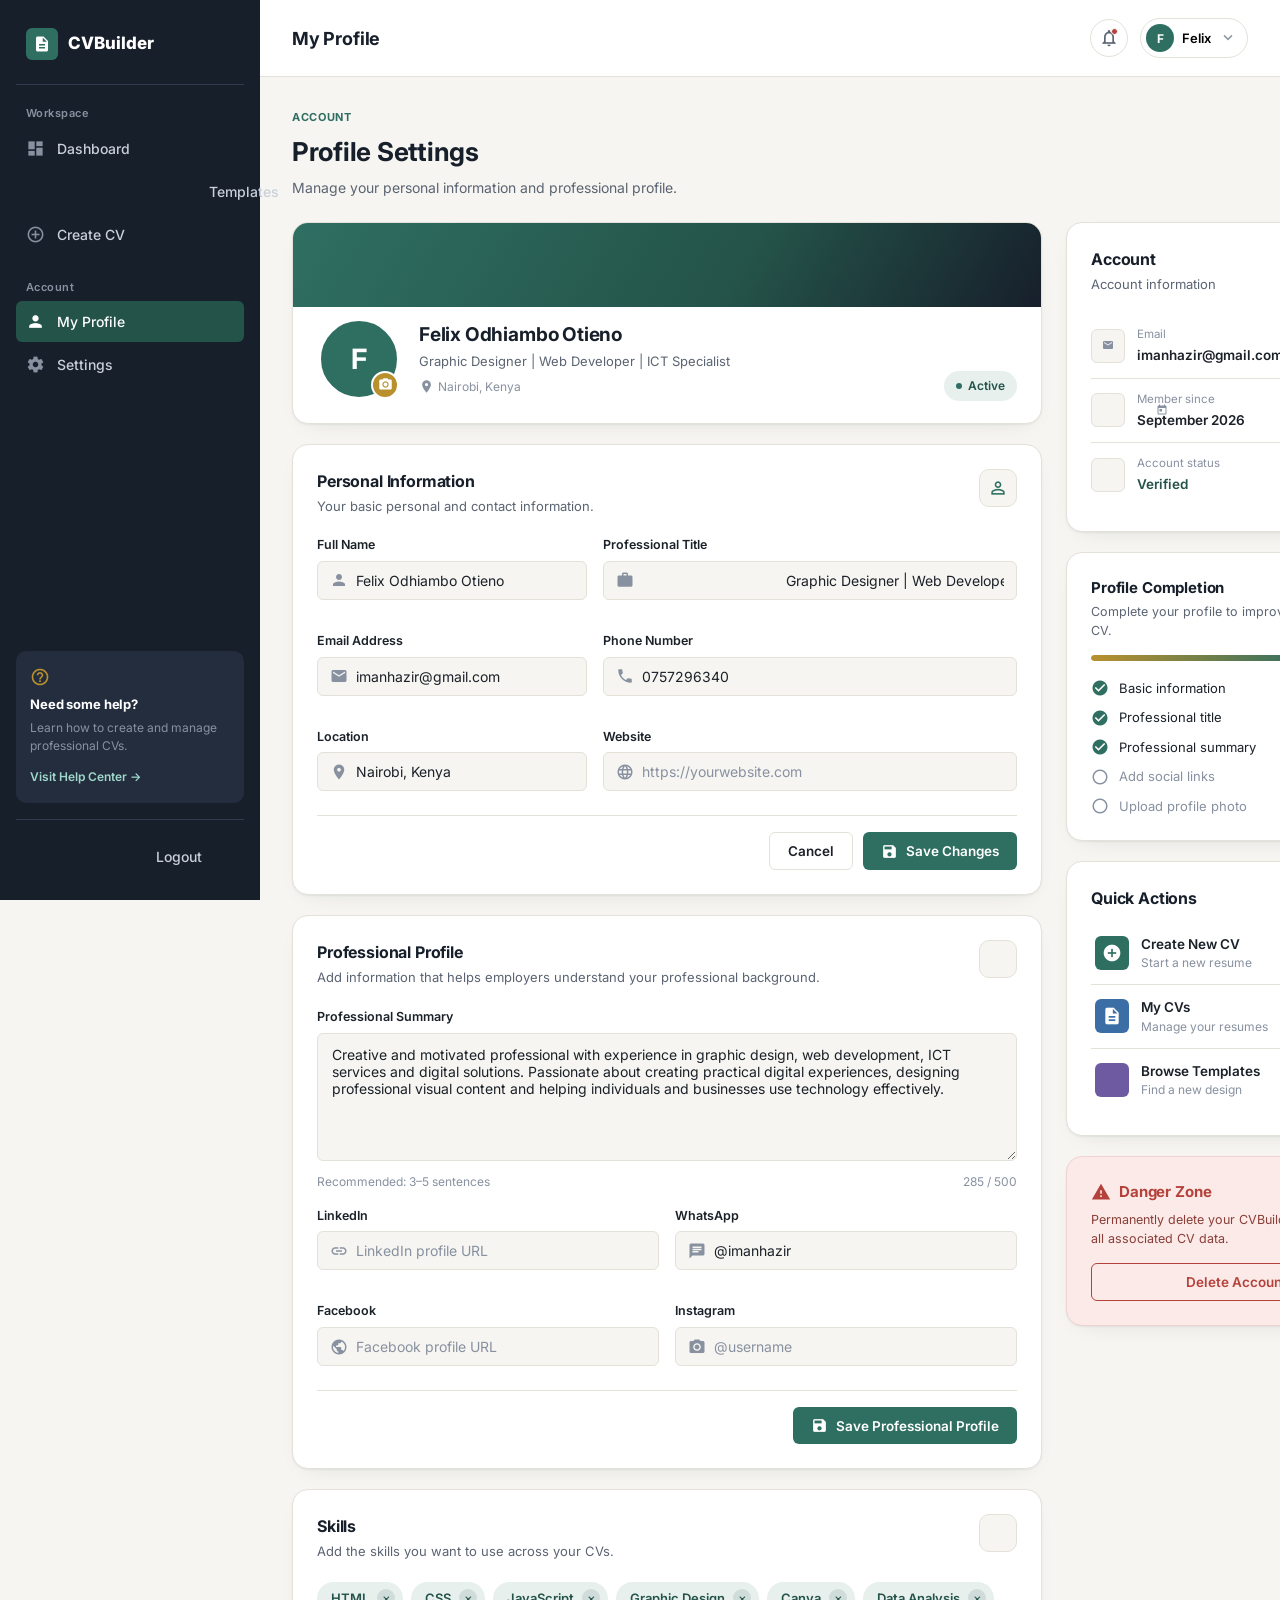
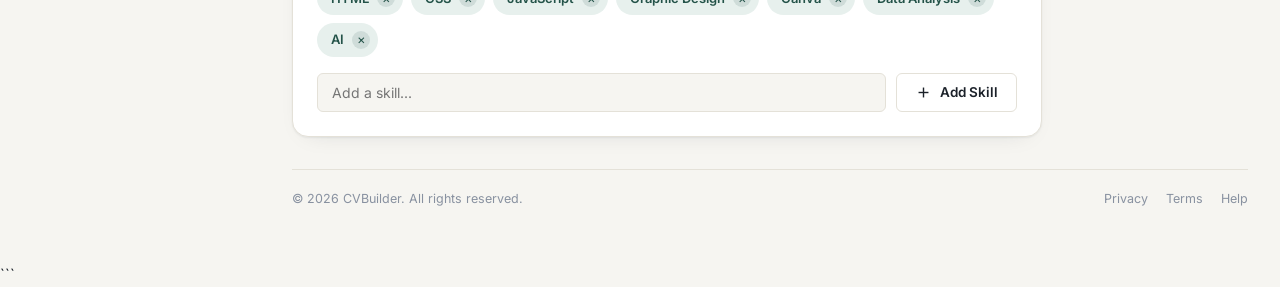
<file: profile.html>
<!DOCTYPE html>
<html lang="en">
<head>
    <meta charset="UTF-8">
    <meta name="viewport" content="width=device-width, initial-scale=1.0">
      <link rel="icon" type="image/jpg" href="favicon.jpg">

    <title>My Profile | CVBuilder</title>

    <!-- Google Font -->
    <link rel="preconnect" href="https://fonts.googleapis.com">
    <link rel="preconnect" href="https://fonts.gstatic.com" crossorigin>
    <link href="https://fonts.googleapis.com/css2?family=Inter:wght@400;500;600;700;800&display=swap" rel="stylesheet">

    <!-- Material Icons -->
    <link href="https://fonts.googleapis.com/icon?family=Material+Icons" rel="stylesheet">

    <!-- Profile CSS -->
    <link rel="stylesheet" href="profile.css">
</head>

<body>

<!-- =====================================================
     SIDEBAR
===================================================== -->

<aside class="sidebar" id="sidebar">

    <!-- Logo -->
    <div class="logo">
        <a href="dashboard.html">
            <span class="logo-icon">
                <span class="material-icons">description</span>
            </span>
            <span>CVBuilder</span>
        </a>
    </div>

    <!-- Navigation -->
    <nav class="sidebar-nav">

        <div class="nav-section-title">
            Workspace
        </div>

        <div class="nav-item">
            <a href="dashboard.html">
                <span class="material-icons">dashboard</span>
                <span>Dashboard</span>
            </a>
        </div>

        <div class="nav-item">
            <a href="templates.html">
                <span class="material-icons">grid_view</span>
                <span>Templates</span>
            </a>
        </div>

        <div class="nav-item">
            <a href="create cv.html">
                <span class="material-icons">add_circle_outline</span>
                <span>Create CV</span>
            </a>
        </div>

        <div class="nav-section-title nav-title-spaced">
            Account
        </div>

        <div class="nav-item active">
            <a href="profile.html">
                <span class="material-icons">person</span>
                <span>My Profile</span>
            </a>
        </div>

        <div class="nav-item">
            <a href="setting.html">
                <span class="material-icons">settings</span>
                <span>Settings</span>
            </a>
        </div>

    </nav>

    <!-- Help -->
    <div class="sidebar-help">

        <span class="material-icons">help_outline</span>

        <h4>Need some help?</h4>

        <p>
            Learn how to create and manage professional CVs.
        </p>

        <a href="https://wa.me/+254757296340" target='_self'>
    Visit Help Center →
</a>

    </div>

    <!-- Logout -->
    <div class="sidebar-logout">

        <button type="button" id="sidebarLogout">
            <span class="material-icons">logout</span>
            <span>Logout</span>
        </button>

    </div>

</aside>


<!-- Mobile Overlay -->
<div class="sidebar-overlay" id="sidebarOverlay"></div>


<!-- =====================================================
     MAIN CONTENT
===================================================== -->

<main class="main-content">


    <!-- =================================================
         TOPBAR
    ================================================== -->

    <header class="topbar">

        <div class="topbar-left">

            <button
                type="button"
                class="mobile-menu"
                id="mobileMenu"
                aria-label="Open menu"
            >
                <span class="material-icons">menu</span>
            </button>

            <h1>My Profile</h1>

        </div>


        <div class="topbar-right">

            <!-- Notifications -->
            <button
                type="button"
                class="notification-btn"
                title="Notifications"
            >
                <span class="material-icons">
                    notifications_none
                </span>

                <span class="notification-dot"></span>
            </button>


            <!-- Profile -->
            <div class="profile-wrapper">

                <button
                    type="button"
                    class="profile-mini"
                    id="profileMini"
                >

                    <span
                        class="profile-avatar"
                        id="topProfileAvatar"
                    >
                        F
                    </span>

                    <span
                        class="profile-mini-name"
                        id="topProfileName"
                    >
                        Felix
                    </span>

                    <span class="material-icons">
                        keyboard_arrow_down
                    </span>

                </button>


                <!-- Dropdown -->
                <div
                    class="profile-dropdown"
                    id="profileDropdown"
                >

                    <a href="profile.html">
                        <span class="material-icons">
                            person
                        </span>
                        My Profile
                    </a>

                    <a href="settings.html">
                        <span class="material-icons">
                            settings
                        </span>
                        Settings
                    </a>

                    <button
                        type="button"
                        id="dropdownLogout"
                    >
                        <span class="material-icons">
                            logout
                        </span>
                        Logout
                    </button>

                </div>

            </div>

        </div>

    </header>


    <!-- =================================================
         PROFILE PAGE
    ================================================== -->

    <section class="profile-page">


        <!-- Page Header -->
        <div class="page-header">

            <div>

                <span class="eyebrow">
                    ACCOUNT
                </span>

                <h2>
                    Profile Settings
                </h2>

                <p>
                    Manage your personal information and professional profile.
                </p>

            </div>

        </div>


        <!-- Profile Layout -->
        <div class="profile-layout">


            <!-- =================================================
                 LEFT COLUMN
            ================================================== -->

            <div class="profile-main">


                <!-- Profile Card -->
                <section class="profile-card profile-overview">

                    <div class="profile-cover"></div>

                    <div class="profile-overview-content">

                        <!-- Avatar -->
                        <div class="large-avatar-wrapper">

                            <div
                                class="large-avatar"
                                id="profileAvatar"
                            >
                                F
                            </div>

                            <button
                                type="button"
                                class="change-photo-btn"
                                id="changePhotoBtn"
                                title="Change profile photo"
                            >
                                <span class="material-icons">
                                    photo_camera
                                </span>
                            </button>

                            <input
                                type="file"
                                id="profilePhotoInput"
                                accept="image/*"
                                hidden
                            >

                        </div>


                        <div class="profile-overview-info">

                            <h3 id="displayProfileName">
                                Felix Odhiambo Otieno
                            </h3>

                            <p id="displayProfileTitle">
                                Graphic Designer | Web Developer | ICT Specialist
                            </p>

                            <span class="profile-location">
                                <span class="material-icons">
                                    location_on
                                </span>

                                <span id="displayLocation">
                                    Nairobi, Kenya
                                </span>
                            </span>

                        </div>


                        <div class="profile-status">

                            <span class="status-dot"></span>

                            Active

                        </div>

                    </div>

                </section>


                <!-- Personal Information -->
                <section class="profile-card">

                    <div class="card-header">

                        <div>

                            <h3>
                                Personal Information
                            </h3>

                            <p>
                                Your basic personal and contact information.
                            </p>

                        </div>

                        <span class="card-header-icon">
                            <span class="material-icons">
                                person_outline
                            </span>
                        </span>

                    </div>


                    <form id="personalInfoForm">

                        <div class="form-grid">

                            <!-- Full Name -->
                            <div class="form-group">

                                <label for="fullName">
                                    Full Name
                                </label>

                                <div class="input-wrapper">

                                    <span class="material-icons">
                                        person
                                    </span>

                                    <input
                                        type="text"
                                        id="fullName"
                                        name="fullName"
                                        value="Felix Odhiambo Otieno"
                                        placeholder="Enter your full name"
                                        required
                                    >

                                </div>

                            </div>


                            <!-- Professional Title -->
                            <div class="form-group">

                                <label for="professionalTitle">
                                    Professional Title
                                </label>

                                <div class="input-wrapper">

                                    <span class="material-icons">
                                        work_outline
                                    </span>

                                    <input
                                        type="text"
                                        id="professionalTitle"
                                        name="professionalTitle"
                                        value="Graphic Designer | Web Developer | ICT Specialist"
                                        placeholder="e.g. Web Developer"
                                    >

                                </div>

                            </div>


                            <!-- Email -->
                            <div class="form-group">

                                <label for="email">
                                    Email Address
                                </label>

                                <div class="input-wrapper">

                                    <span class="material-icons">
                                        email
                                    </span>

                                    <input
                                        type="email"
                                        id="email"
                                        name="email"
                                        value="imanhazir@gmail.com"
                                        placeholder="you@example.com"
                                        required
                                    >

                                </div>

                            </div>


                            <!-- Phone -->
                            <div class="form-group">

                                <label for="phone">
                                    Phone Number
                                </label>

                                <div class="input-wrapper">

                                    <span class="material-icons">
                                        phone
                                    </span>

                                    <input
                                        type="tel"
                                        id="phone"
                                        name="phone"
                                        value="0757296340"
                                        placeholder="Phone number"
                                    >

                                </div>

                            </div>


                            <!-- Location -->
                            <div class="form-group">

                                <label for="location">
                                    Location
                                </label>

                                <div class="input-wrapper">

                                    <span class="material-icons">
                                        location_on
                                    </span>

                                    <input
                                        type="text"
                                        id="location"
                                        name="location"
                                        value="Nairobi, Kenya"
                                        placeholder="City, Country"
                                    >

                                </div>

                            </div>


                            <!-- Website -->
                            <div class="form-group">

                                <label for="website">
                                    Website
                                </label>

                                <div class="input-wrapper">

                                    <span class="material-icons">
                                        language
                                    </span>

                                    <input
                                        type="url"
                                        id="website"
                                        name="website"
                                        placeholder="https://yourwebsite.com"
                                    >

                                </div>

                            </div>

                        </div>


                        <div class="form-actions">

                            <button
                                type="button"
                                class="btn btn-secondary"
                                id="cancelPersonal"
                            >
                                Cancel
                            </button>

                            <button
                                type="submit"
                                class="btn btn-primary"
                            >
                                <span class="material-icons">
                                    save
                                </span>

                                Save Changes
                            </button>

                        </div>

                    </form>

                </section>


                <!-- Professional Profile -->
                <section class="profile-card">

                    <div class="card-header">

                        <div>

                            <h3>
                                Professional Profile
                            </h3>

                            <p>
                                Add information that helps employers understand your professional background.
                            </p>

                        </div>

                        <span class="card-header-icon">
                            <span class="material-icons">
                                badge
                            </span>
                        </span>

                    </div>


                    <form id="professionalForm">

                        <div class="form-group full-width">

                            <label for="professionalSummary">
                                Professional Summary
                            </label>

                            <textarea
                                id="professionalSummary"
                                name="professionalSummary"
                                rows="6"
                                placeholder="Write a short professional summary about yourself..."
                            >Creative and motivated professional with experience in graphic design, web development, ICT services and digital solutions. Passionate about creating practical digital experiences, designing professional visual content and helping individuals and businesses use technology effectively.</textarea>

                            <div class="textarea-footer">

                                <span>
                                    Recommended: 3–5 sentences
                                </span>

                                <span id="summaryCounter">
                                    0 / 500
                                </span>

                            </div>

                        </div>


                        <div class="form-grid">

                            <div class="form-group">

                                <label for="linkedin">
                                    LinkedIn
                                </label>

                                <div class="input-wrapper">

                                    <span class="material-icons">
                                        link
                                    </span>

                                    <input
                                        type="url"
                                        id="linkedin"
                                        name="linkedin"
                                        placeholder="LinkedIn profile URL"
                                    >

                                </div>

                            </div>


                            <div class="form-group">

                                <label for="whatsapp">
                                    WhatsApp
                                </label>

                                <div class="input-wrapper">

                                    <span class="material-icons">
                                        chat
                                    </span>

                                    <input
                                        type="text"
                                        id="whatsapp"
                                        name="whatsapp"
                                        value="@imanhazir"
                                        placeholder="WhatsApp username"
                                    >

                                </div>

                            </div>


                            <div class="form-group">

                                <label for="facebook">
                                    Facebook
                                </label>

                                <div class="input-wrapper">

                                    <span class="material-icons">
                                        public
                                    </span>

                                    <input
                                        type="url"
                                        id="facebook"
                                        name="facebook"
                                        placeholder="Facebook profile URL"
                                    >

                                </div>

                            </div>


                            <div class="form-group">

                                <label for="instagram">
                                    Instagram
                                </label>

                                <div class="input-wrapper">

                                    <span class="material-icons">
                                        photo_camera
                                    </span>

                                    <input
                                        type="text"
                                        id="instagram"
                                        name="instagram"
                                        placeholder="@username"
                                    >

                                </div>

                            </div>

                        </div>


                        <div class="form-actions">

                            <button
                                type="submit"
                                class="btn btn-primary"
                            >
                                <span class="material-icons">
                                    save
                                </span>

                                Save Professional Profile
                            </button>

                        </div>

                    </form>

                </section>


                <!-- Skills -->
                <section class="profile-card">

                    <div class="card-header">

                        <div>

                            <h3>
                                Skills
                            </h3>

                            <p>
                                Add the skills you want to use across your CVs.
                            </p>

                        </div>

                        <span class="card-header-icon">
                            <span class="material-icons">
                                psychology
                            </span>
                        </span>

                    </div>


                    <div class="skills-container" id="skillsContainer">

                        <span class="skill-tag">
                            HTML
                            <button type="button">×</button>
                        </span>

                        <span class="skill-tag">
                            CSS
                            <button type="button">×</button>
                        </span>

                        <span class="skill-tag">
                            JavaScript
                            <button type="button">×</button>
                        </span>

                        <span class="skill-tag">
                            Graphic Design
                            <button type="button">×</button>
                        </span>

                        <span class="skill-tag">
                            Canva
                            <button type="button">×</button>
                        </span>

                        <span class="skill-tag">
                            Data Analysis
                            <button type="button">×</button>
                        </span>

                        <span class="skill-tag">
                            AI
                            <button type="button">×</button>
                        </span>

                    </div>


                    <div class="add-skill-row">

                        <input
                            type="text"
                            id="newSkill"
                            placeholder="Add a skill..."
                        >

                        <button
                            type="button"
                            class="btn btn-secondary"
                            id="addSkillBtn"
                        >
                            <span class="material-icons">
                                add
                            </span>

                            Add Skill
                        </button>

                    </div>

                </section>


            </div>


            <!-- =================================================
                 RIGHT COLUMN
            ================================================== -->

            <aside class="profile-sidebar">


                <!-- Account Card -->
                <section class="profile-card account-card">

                    <div class="card-header">

                        <div>

                            <h3>
                                Account
                            </h3>

                            <p>
                                Account information
                            </p>

                        </div>

                        <span class="card-header-icon">
                            <span class="material-icons">
                                manage_accounts
                            </span>
                        </span>

                    </div>


                    <div class="account-item">

                        <div class="account-icon">
                            <span class="material-icons">
                                email
                            </span>
                        </div>

                        <div>
                            <span>Email</span>
                            <strong id="accountEmail">
                                imanhazir@gmail.com
                            </strong>
                        </div>

                    </div>


                    <div class="account-item">

                        <div class="account-icon">
                            <span class="material-icons">
                                calendar_today
                            </span>
                        </div>

                        <div>
                            <span>Member since</span>
                            <strong id="memberSince">
                                September 2026
                            </strong>
                        </div>

                    </div>


                    <div class="account-item">

                        <div class="account-icon">
                            <span class="material-icons">
                                verified
                            </span>
                        </div>

                        <div>
                            <span>Account status</span>
                            <strong class="verified">
                                Verified
                            </strong>
                        </div>

                    </div>

                </section>


                <!-- Profile Completion -->
                <section class="profile-card completion-card">

                    <div class="completion-top">

                        <div>

                            <h3>
                                Profile Completion
                            </h3>

                            <p>
                                Complete your profile to improve your CV.
                            </p>

                        </div>

                        <strong id="completionPercentage">
                            75%
                        </strong>

                    </div>


                    <div class="progress-track">

                        <div
                            class="progress-value"
                            id="profileProgress"
                            style="width:75%;"
                        ></div>

                    </div>


                    <ul class="completion-list">

                        <li class="completed">
                            <span class="material-icons">
                                check_circle
                            </span>
                            Basic information
                        </li>

                        <li class="completed">
                            <span class="material-icons">
                                check_circle
                            </span>
                            Professional title
                        </li>

                        <li class="completed">
                            <span class="material-icons">
                                check_circle
                            </span>
                            Professional summary
                        </li>

                        <li>
                            <span class="material-icons">
                                radio_button_unchecked
                            </span>
                            Add social links
                        </li>

                        <li>
                            <span class="material-icons">
                                radio_button_unchecked
                            </span>
                            Upload profile photo
                        </li>

                    </ul>

                </section>


                <!-- Quick Actions -->
                <section class="profile-card quick-actions">

                    <div class="card-header">

                        <div>

                            <h3>
                                Quick Actions
                            </h3>

                        </div>

                    </div>


                    <a
                        href="create cv.html"
                        class="quick-action"
                    >
                        <span class="quick-action-icon green">
                            <span class="material-icons">
                                add_circle
                            </span>
                        </span>

                        <span>
                            <strong>Create New CV</strong>
                            <small>Start a new resume</small>
                        </span>

                        <span class="material-icons arrow">
                            chevron_right
                        </span>
                    </a>


                    <a
                        href="dashboard.html"
                        class="quick-action"
                    >
                        <span class="quick-action-icon blue">
                            <span class="material-icons">
                                description
                            </span>
                        </span>

                        <span>
                            <strong>My CVs</strong>
                            <small>Manage your resumes</small>
                        </span>

                        <span class="material-icons arrow">
                            chevron_right
                        </span>
                    </a>


                    <a
                        href="templates.html"
                        class="quick-action"
                    >
                        <span class="quick-action-icon purple">
                            <span class="material-icons">
                                grid_view
                            </span>
                        </span>

                        <span>
                            <strong>Browse Templates</strong>
                            <small>Find a new design</small>
                        </span>

                        <span class="material-icons arrow">
                            chevron_right
                        </span>
                    </a>

                </section>


                <!-- Danger Zone -->
                <section class="profile-card danger-card">

                    <div class="danger-title">

                        <span class="material-icons">
                            warning
                        </span>

                        <h3>
                            Danger Zone
                        </h3>

                    </div>

                    <p>
                        Permanently delete your CVBuilder account and all associated CV data.
                    </p>

                    <button
                        type="button"
                        class="delete-account-btn"
                        id="deleteAccountBtn"
                    >
                        Delete Account
                    </button>

                </section>


            </aside>

        </div>


        <!-- Footer -->
        <footer class="page-footer">

            <span>
                © <span id="currentYear"></span> CVBuilder. All rights reserved.
            </span>

            <div class="footer-links">

                <a href="#">
                    Privacy
                </a>

                <a href="#">
                    Terms
                </a>

                <a href="#">
                    Help
                </a>

            </div>

        </footer>

    </section>

</main>


<!-- =====================================================
     SAVE NOTIFICATION
===================================================== -->

<div
    class="toast"
    id="toast"
>

    <span class="material-icons">
        check_circle
    </span>

    <span id="toastMessage">
        Changes saved successfully.
    </span>

</div>


<!-- =====================================================
     DELETE ACCOUNT MODAL
===================================================== -->

<div
    class="modal"
    id="deleteModal"
>

    <div class="modal-box">

        <div class="modal-icon danger">
            <span class="material-icons">
                delete_forever
            </span>
        </div>

        <h3>
            Delete your account?
        </h3>

        <p>
            This action cannot be undone. Your account and associated CV data will be permanently deleted.
        </p>

        <div class="modal-actions">

            <button
                type="button"
                class="btn btn-secondary"
                id="cancelDelete"
            >
                Cancel
            </button>

            <button
                type="button"
                class="btn btn-danger"
                id="confirmDelete"
            >
                Delete Account
            </button>

        </div>

    </div>

</div>


<!-- =====================================================
     JAVASCRIPT
===================================================== -->

<script>

document.addEventListener("DOMContentLoaded", () => {

    /* =================================================
       ELEMENTS
    ================================================= */

    const sidebar = document.getElementById("sidebar");
    const sidebarOverlay = document.getElementById("sidebarOverlay");
    const mobileMenu = document.getElementById("mobileMenu");

    const profileMini = document.getElementById("profileMini");
    const profileDropdown = document.getElementById("profileDropdown");

    const sidebarLogout = document.getElementById("sidebarLogout");
    const dropdownLogout = document.getElementById("dropdownLogout");

    const profilePhotoInput =
        document.getElementById("profilePhotoInput");

    const changePhotoBtn =
        document.getElementById("changePhotoBtn");

    const profileAvatar =
        document.getElementById("profileAvatar");

    const topProfileAvatar =
        document.getElementById("topProfileAvatar");

    const fullName =
        document.getElementById("fullName");

    const displayProfileName =
        document.getElementById("displayProfileName");

    const topProfileName =
        document.getElementById("topProfileName");

    const professionalTitle =
        document.getElementById("professionalTitle");

    const displayProfileTitle =
        document.getElementById("displayProfileTitle");

    const locationInput =
        document.getElementById("location");

    const displayLocation =
        document.getElementById("displayLocation");

    const personalInfoForm =
        document.getElementById("personalInfoForm");

    const professionalForm =
        document.getElementById("professionalForm");

    const toast =
        document.getElementById("toast");

    const toastMessage =
        document.getElementById("toastMessage");

    const deleteModal =
        document.getElementById("deleteModal");

    const deleteAccountBtn =
        document.getElementById("deleteAccountBtn");

    const cancelDelete =
        document.getElementById("cancelDelete");

    const confirmDelete =
        document.getElementById("confirmDelete");

    const newSkill =
        document.getElementById("newSkill");

    const addSkillBtn =
        document.getElementById("addSkillBtn");

    const skillsContainer =
        document.getElementById("skillsContainer");

    const summary =
        document.getElementById("professionalSummary");

    const summaryCounter =
        document.getElementById("summaryCounter");


    /* =================================================
       LOAD USER FROM LOCAL STORAGE
    ================================================= */

    let storedUser = null;

    try {

        storedUser =
            JSON.parse(
                localStorage.getItem("cvbuilder_user")
            );

    } catch (error) {

        storedUser = null;

    }


    if (storedUser) {

        const name =
            storedUser.full_name ||
            storedUser.name ||
            "";

        if (name) {

            fullName.value = name;

            displayProfileName.textContent = name;

            topProfileName.textContent =
                name.split(" ")[0];

            const initials =
                name
                    .split(" ")
                    .map(word => word.charAt(0))
                    .slice(0, 2)
                    .join("")
                    .toUpperCase();

            profileAvatar.textContent = initials || "U";
            topProfileAvatar.textContent = initials || "U";
        }

        if (storedUser.email) {

            document.getElementById("email").value =
                storedUser.email;

            document.getElementById("accountEmail")
                .textContent =
                storedUser.email;
        }

    }


    /* =================================================
       MOBILE SIDEBAR
    ================================================= */

    mobileMenu.addEventListener("click", () => {

        sidebar.classList.add("open");
        sidebarOverlay.classList.add("show");

    });


    sidebarOverlay.addEventListener("click", () => {

        sidebar.classList.remove("open");
        sidebarOverlay.classList.remove("show");

    });


    /* =================================================
       PROFILE DROPDOWN
    ================================================= */

    profileMini.addEventListener("click", (event) => {

        event.stopPropagation();

        profileDropdown.classList.toggle("show");

    });


    document.addEventListener("click", () => {

        profileDropdown.classList.remove("show");

    });


    profileDropdown.addEventListener("click", (event) => {

        event.stopPropagation();

    });


    /* =================================================
       PROFILE PHOTO
    ================================================= */

    changePhotoBtn.addEventListener("click", () => {

        profilePhotoInput.click();

    });


    profilePhotoInput.addEventListener("change", (event) => {

        const file = event.target.files[0];

        if (!file) return;

        if (!file.type.startsWith("image/")) {

            showToast("Please select an image file.");

            return;

        }

        const reader = new FileReader();

        reader.onload = function(e) {

            profileAvatar.style.backgroundImage =
                `url("${e.target.result}")`;

            profileAvatar.style.backgroundSize =
                "cover";

            profileAvatar.style.backgroundPosition =
                "center";

            profileAvatar.textContent = "";

            localStorage.setItem(
                "cvbuilder_profile_photo",
                e.target.result
            );

            showToast(
                "Profile photo updated successfully."
            );

        };

        reader.readAsDataURL(file);

    });


    /* Restore profile photo */

    const savedPhoto =
        localStorage.getItem(
            "cvbuilder_profile_photo"
        );

    if (savedPhoto) {

        profileAvatar.style.backgroundImage =
            `url("${savedPhoto}")`;

        profileAvatar.style.backgroundSize =
            "cover";

        profileAvatar.style.backgroundPosition =
            "center";

        profileAvatar.textContent = "";

    }


    /* =================================================
       UPDATE PROFILE NAME LIVE
    ================================================= */

    fullName.addEventListener("input", () => {

        const value =
            fullName.value.trim();

        displayProfileName.textContent =
            value || "Your Name";

        topProfileName.textContent =
            value.split(" ")[0] || "User";

        const initials =
            value
                .split(" ")
                .filter(Boolean)
                .map(word => word.charAt(0))
                .slice(0, 2)
                .join("")
                .toUpperCase();

        if (
            !profileAvatar.style.backgroundImage
        ) {

            profileAvatar.textContent =
                initials || "U";

        }

        topProfileAvatar.textContent =
            initials || "U";

    });


    professionalTitle.addEventListener(
        "input",
        () => {

            displayProfileTitle.textContent =
                professionalTitle.value.trim() ||
                "Professional Title";

        }
    );


    locationInput.addEventListener(
        "input",
        () => {

            displayLocation.textContent =
                locationInput.value.trim() ||
                "Location";

        }
    );


    /* =================================================
       PERSONAL FORM
    ================================================= */

    personalInfoForm.addEventListener(
        "submit",
        (event) => {

            event.preventDefault();

            const user = {

                full_name:
                    fullName.value.trim(),

                email:
                    document.getElementById("email")
                        .value.trim(),

                phone:
                    document.getElementById("phone")
                        .value.trim()

            };

            localStorage.setItem(
                "cvbuilder_user",
                JSON.stringify(user)
            );

            showToast(
                "Personal information saved."
            );

        }
    );


    /* =================================================
       PROFESSIONAL FORM
    ================================================= */

    professionalForm.addEventListener(
        "submit",
        (event) => {

            event.preventDefault();

            const professionalData = {

                title:
                    professionalTitle.value.trim(),

                summary:
                    summary.value.trim(),

                linkedin:
                    document.getElementById("linkedin")
                        .value.trim(),

                whatsapp:
                    document.getElementById("whatsapp")
                        .value.trim(),

                facebook:
                    document.getElementById("facebook")
                        .value.trim(),

                instagram:
                    document.getElementById("instagram")
                        .value.trim()

            };

            localStorage.setItem(
                "cvbuilder_professional",
                JSON.stringify(
                    professionalData
                )
            );

            showToast(
                "Professional profile saved."
            );

        }
    );


    /* =================================================
       SUMMARY COUNTER
    ================================================= */

    function updateSummaryCounter() {

        const length =
            summary.value.length;

        summaryCounter.textContent =
            `${length} / 500`;

        if (length > 500) {

            summaryCounter.style.color =
                "#dc2626";

        } else {

            summaryCounter.style.color =
                "";

        }

    }

    summary.addEventListener(
        "input",
        updateSummaryCounter
    );

    updateSummaryCounter();


    /* =================================================
       SKILLS
    ================================================= */

    function attachSkillDelete(button) {

        button.addEventListener(
            "click",
            () => {

                button.parentElement.remove();

                saveSkills();

                showToast(
                    "Skill removed."
                );

            }
        );

    }


    document
        .querySelectorAll(".skill-tag button")
        .forEach(button => {

            attachSkillDelete(button);

        });


    addSkillBtn.addEventListener(
        "click",
        addSkill
    );


    newSkill.addEventListener(
        "keydown",
        (event) => {

            if (event.key === "Enter") {

                event.preventDefault();

                addSkill();

            }

        }
    );


    function addSkill() {

        const value =
            newSkill.value.trim();

        if (!value) return;

        const tag =
            document.createElement("span");

        tag.className =
            "skill-tag";

        tag.innerHTML = `
            ${escapeHtml(value)}
            <button type="button">×</button>
        `;

        skillsContainer.appendChild(tag);

        attachSkillDelete(
            tag.querySelector("button")
        );

        newSkill.value = "";

        saveSkills();

        showToast(
            "Skill added."
        );

    }


    function saveSkills() {

        const skills =
            Array.from(
                document.querySelectorAll(
                    ".skill-tag"
                )
            ).map(tag => {

                return tag.textContent
                    .replace("×", "")
                    .trim();

            });

        localStorage.setItem(
            "cvbuilder_skills",
            JSON.stringify(skills)
        );

    }


    /* =================================================
       DELETE ACCOUNT MODAL
    ================================================= */

    deleteAccountBtn.addEventListener(
        "click",
        () => {

            deleteModal.classList.add("show");

        }
    );


    cancelDelete.addEventListener(
        "click",
        () => {

            deleteModal.classList.remove("show");

        }
    );


    deleteModal.addEventListener(
        "click",
        (event) => {

            if (
                event.target === deleteModal
            ) {

                deleteModal.classList.remove(
                    "show"
                );

            }

        }
    );


    confirmDelete.addEventListener(
        "click",
        () => {

            /*
             * Frontend demo only.
             * Replace this with a Google Apps Script
             * backend delete request.
             */

            localStorage.removeItem(
                "cvbuilder_user"
            );

            localStorage.removeItem(
                "cvbuilder_profile_photo"
            );

            localStorage.removeItem(
                "cvbuilder_professional"
            );

            localStorage.removeItem(
                "cvbuilder_skills"
            );

            localStorage.removeItem(
                "current_cv"
            );

            window.location.href =
                "login.html";

        }
    );


    /* =================================================
       LOGOUT
    ================================================= */

    function logout() {

        localStorage.removeItem(
            "cvbuilder_user"
        );

        localStorage.removeItem(
            "current_cv"
        );

        window.location.href =
            "login.html";

    }


    sidebarLogout.addEventListener(
        "click",
        logout
    );

    dropdownLogout.addEventListener(
        "click",
        logout
    );


    /* =================================================
       TOAST
    ================================================= */

    let toastTimer;

    function showToast(message) {

        toastMessage.textContent =
            message;

        toast.classList.add("show");

        clearTimeout(toastTimer);

        toastTimer =
            setTimeout(() => {

                toast.classList.remove(
                    "show"
                );

            }, 3000);

    }


    /* =================================================
       HTML ESCAPE
    ================================================= */

    function escapeHtml(value) {

        const div =
            document.createElement("div");

        div.textContent = value;

        return div.innerHTML;

    }


    /* =================================================
       CURRENT YEAR
    ================================================= */

    document.getElementById(
        "currentYear"
    ).textContent =
        new Date().getFullYear();

});

</script>
<script src="auth.js"></script>
</body>
</html>
```
</file>
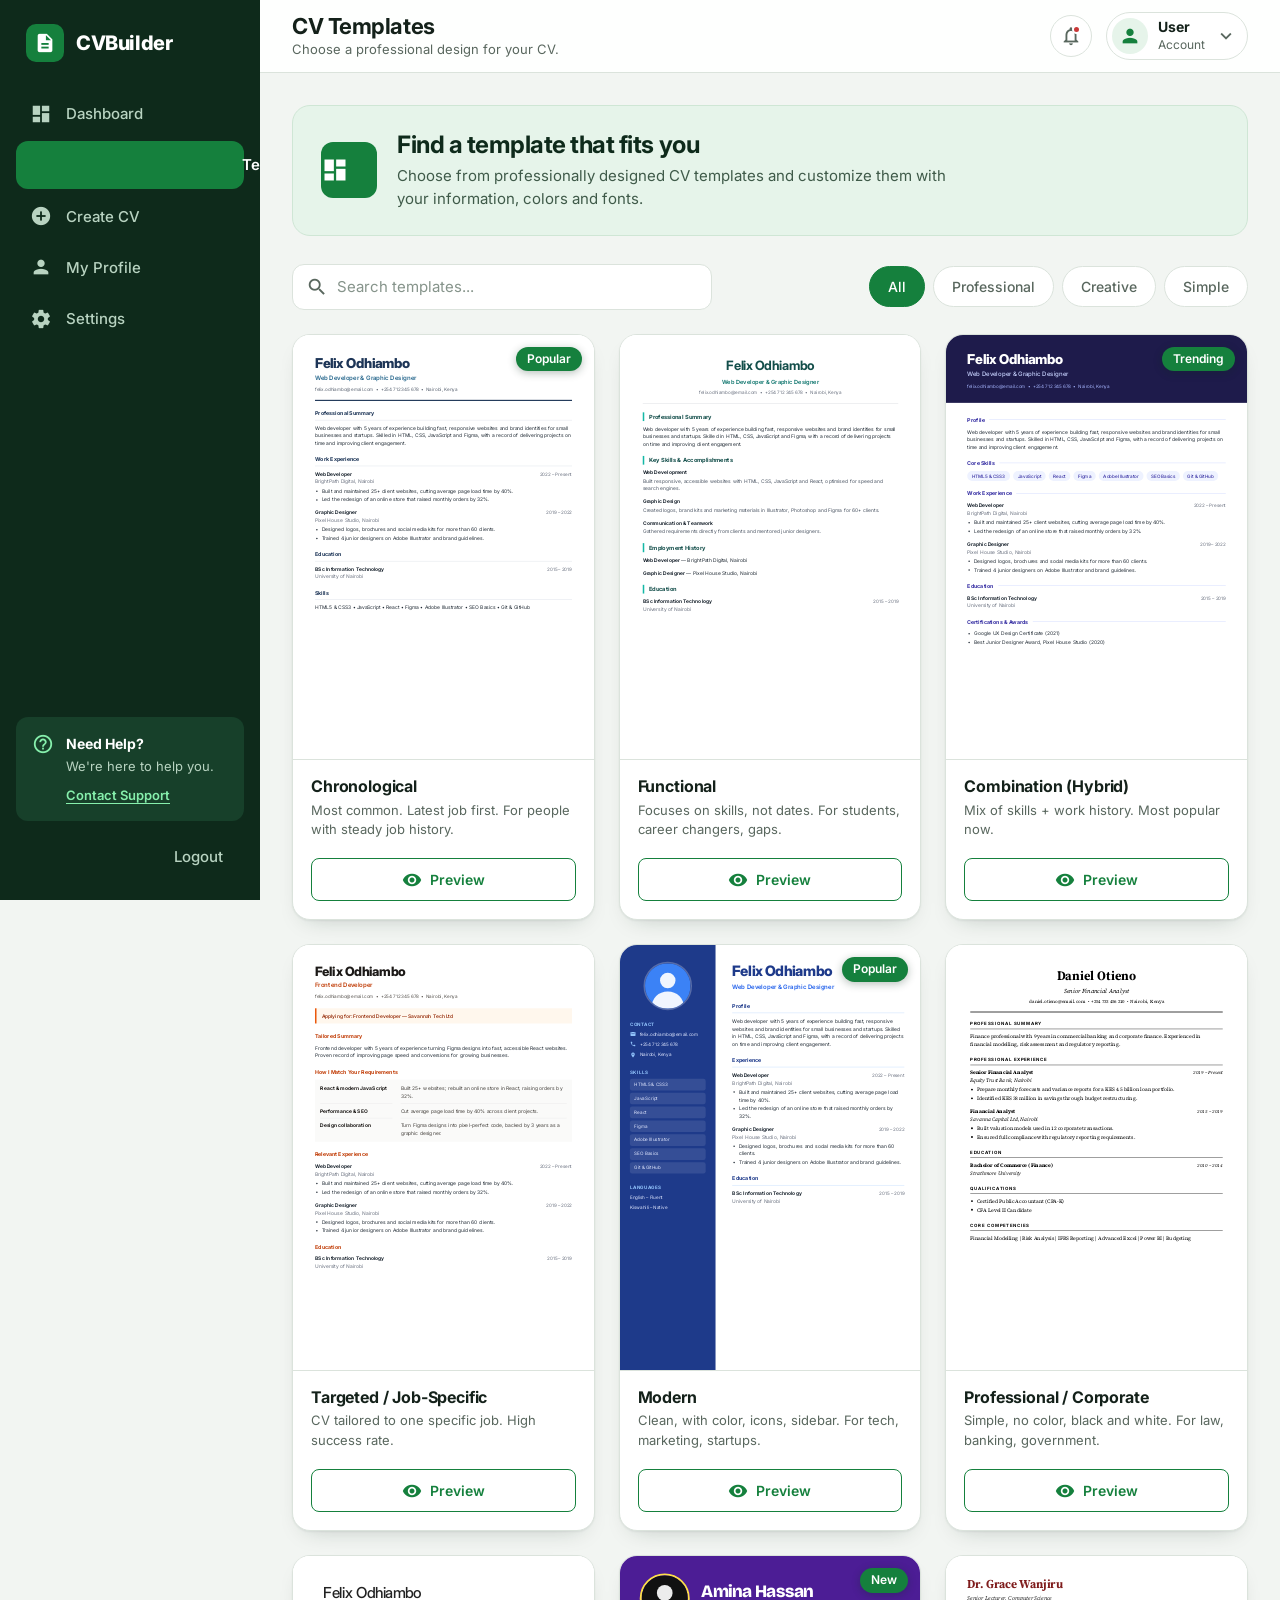
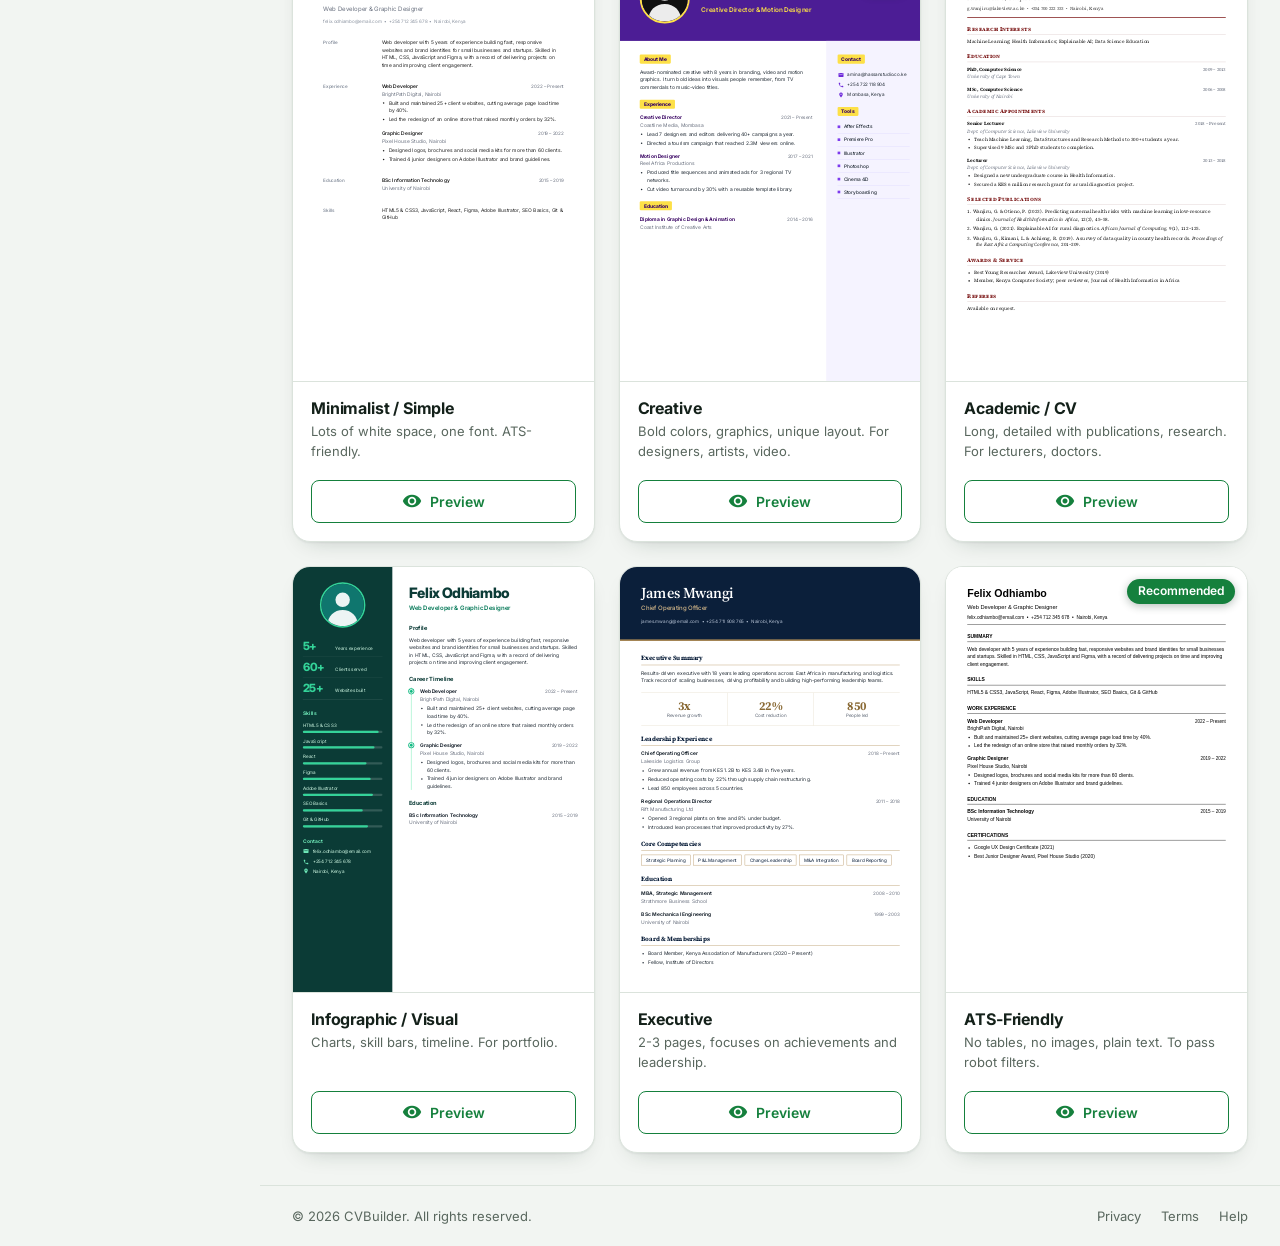
<file: templates.html>
<!DOCTYPE html>
<html lang="en">
<head>
    <meta charset="UTF-8">
    <meta name="viewport" content="width=device-width, initial-scale=1.0">
    <link rel="icon" type="image/jpg" href="favicon.jpg">
    <title>CV Templates | CVBuilder</title>

    <link rel="preconnect" href="https://fonts.googleapis.com">
    <link rel="preconnect" href="https://fonts.gstatic.com" crossorigin>
    <link href="https://fonts.googleapis.com/css2?family=Inter:wght@400;500;600;700;800&display=swap" rel="stylesheet">
    <link href="https://fonts.googleapis.com/icon?family=Material+Icons" rel="stylesheet">

    <link rel="stylesheet" href="templates.css">
    <link rel="stylesheet" href="templates.css">
    <!-- NEW: styles for the 12 CV designs -->
    <link rel="stylesheet" href="templates.css">
    <link rel="stylesheet" href="templates.css">
</head>

<body>
<div class="app">

    <!-- SIDEBAR -->
    <aside class="sidebar" id="sidebar">
        <div class="sidebar-logo">
            <div class="logo-icon"><span class="material-icons">description</span></div>
            <span>CVBuilder</span>
        </div>

        <nav class="sidebar-nav">
            <a href="dashboard.html"><span class="material-icons">dashboard</span><span>Dashboard</span></a>
            <a href="templates.html" class="active"><span class="material-icons">grid_view</span><span>Templates</span></a>
            <a href="create cv.html"><span class="material-icons">add_circle</span><span>Create CV</span></a>
            <a href="profile.html"><span class="material-icons">person</span><span>My Profile</span></a>
            <a href="setting.html"><span class="material-icons">settings</span><span>Settings</span></a>
        </nav>

        <div class="sidebar-bottom">
            <div class="help-box">
                <span class="material-icons">help_outline</span>
                <div>
                    <strong>Need Help?</strong>
                    <p>We're here to help you.</p>
                    <a href="https://wa.me/+254757296340" target="_self">Contact Support</a>
                </div>
            </div>
            <button class="logout-btn" id="logoutBtn"><span class="material-icons">logout</span>Logout</button>
        </div>
    </aside>

    <!-- MAIN CONTENT -->
    <main class="main-content">

        <header class="topbar">
            <button class="mobile-menu" id="mobileMenu"><span class="material-icons">menu</span></button>

            <div class="page-title">
                <h1>CV Templates</h1>
                <p>Choose a professional design for your CV.</p>
            </div>

            <div class="topbar-right">
                <button class="notification-btn">
                    <span class="material-icons">notifications_none</span>
                    <span class="notification-dot"></span>
                </button>

                <div class="profile-mini" id="profileMini">
                    <div class="profile-avatar"><span class="material-icons">person</span></div>
                    <div class="profile-name">
                        <strong id="userName">User</strong>
                        <small>Account</small>
                    </div>
                    <span class="material-icons arrow">expand_more</span>

                    <div class="profile-dropdown" id="profileDropdown">
                        <a href="profile.html"><span class="material-icons">person</span>My Profile</a>
                        <a href="setting.html"><span class="material-icons">settings</span>Settings</a>
                        <button id="dropdownLogout"><span class="material-icons">logout</span>Logout</button>
                    </div>
                </div>
            </div>
        </header>

        <section class="templates-page">

            <div class="templates-header">
                <div><div class="title-icon"><span class="material-icons">dashboard_customize</span></div></div>
                <div class="header-text">
                    <h2>Find a template that fits you</h2>
                    <p>Choose from professionally designed CV templates and customize them with your information, colors and fonts.</p>
                </div>
            </div>

            <!-- FILTERS -->
            <div class="template-toolbar">
                <div class="search-box">
                    <span class="material-icons">search</span>
                    <input type="search" id="templateSearch" placeholder="Search templates...">
                </div>
                <div class="filter-buttons">
                    <button class="filter-btn active" data-category="all">All</button>
                    <button class="filter-btn" data-category="professional">Professional</button>
                    <button class="filter-btn" data-category="creative">Creative</button>
                    <button class="filter-btn" data-category="simple">Simple</button>
                </div>
            </div>

            <!-- TEMPLATE CARDS ARE BUILT BY js/templates.js -->
            <div class="templates-grid" id="templatesGrid"></div>

            <div class="no-results" id="noResults">
                <div class="no-results-icon"><span class="material-icons">search_off</span></div>
                <h3>No templates found</h3>
                <p>Try searching for a different template or category.</p>
            </div>

        </section>

        <footer class="footer">
            <p>&copy; <span id="currentYear"></span> CVBuilder. All rights reserved.</p>
            <div class="footer-links">
                <a href="#">Privacy</a>
                <a href="#">Terms</a>
                <a href="#">Help</a>
            </div>
        </footer>

    </main>
</div>

<div class="sidebar-overlay" id="sidebarOverlay"></div>

<!-- PREVIEW MODAL -->
<div class="preview-modal" id="previewModal">
    <div class="preview-modal-overlay" id="modalOverlay"></div>

    <div class="preview-modal-content">
        <div class="preview-modal-header">
            <div>
                <h2 id="modalTitle">Template Preview</h2>
                <p id="modalDescription">Preview this CV template.</p>
            </div>
            <button class="close-modal" id="closeModal"><span class="material-icons">close</span></button>
        </div>

        <div class="preview-modal-body">
            <!-- full-size CV is rendered here by js/templates.js -->
            <div class="cv-modal-view" id="largeCvPreview" data-auto="1"></div>
        </div>

        <div class="preview-modal-footer">
            <button class="modal-cancel" id="modalCancel">Close</button>
            <button class="modal-use-template" id="useTemplate">
                <span class="material-icons">check</span>Use This Template
            </button>
        </div>
    </div>
</div>

<script src="templates.js"></script>
<script src="auth.js"></script>
</body>
</html>
</file>
<file: login-style.css>
/* ========================================
   GreenAuth - Login & Signup Styles
   ======================================== */

* {
    margin: 0;
    padding: 0;
    box-sizing: border-box;
}

:root {
    --primary: #22c55e;
    --primary-dark: #16a34a;
    --primary-light: #dcfce7;

    --background: #f0fdf4;
    --card: #ffffff;

    --text: #172018;
    --text-light: #6b7280;
    --border: #d1d5db;

    --input-bg: #f9fafb;

    --danger: #ef4444;
    --shadow: 0 20px 50px rgba(22, 101, 52, 0.12);
}

/* ========================================
   Body
   ======================================== */

body {
    min-height: 100vh;
    font-family: -apple-system, BlinkMacSystemFont, "Segoe UI",
                 Roboto, Helvetica, Arial, sans-serif;

    background:
        radial-gradient(circle at top left, #dcfce7 0%, transparent 35%),
        radial-gradient(circle at bottom right, #bbf7d0 0%, transparent 35%),
        var(--background);

    color: var(--text);

    display: flex;
    align-items: center;
    justify-content: center;

    padding: 30px 20px;
}

/* ========================================
   Main Container
   ======================================== */

.auth-container {
    width: 100%;
    max-width: 470px;
}

/* ========================================
   Authentication Card
   ======================================== */

.auth-card {
    width: 100%;
    background: var(--card);

    border: 1px solid rgba(34, 197, 94, 0.12);
    border-radius: 24px;

    padding: 42px;

    box-shadow: var(--shadow);

    animation: cardAppear 0.5s ease;
}

@keyframes cardAppear {
    from {
        opacity: 0;
        transform: translateY(15px);
    }

    to {
        opacity: 1;
        transform: translateY(0);
    }
}

/* ========================================
   Logo
   ======================================== */

.logo {
    display: flex;
    align-items: center;
    justify-content: center;
    gap: 11px;

    margin-bottom: 38px;

    font-size: 22px;
    font-weight: 700;
    color: var(--text);
}

.logo-icon {
    width: 42px;
    height: 42px;

    object-fit: contain;

    border-radius: 11px;
}

/* ========================================
   Form Sections
   ======================================== */

.form-section {
    display: none;
}

.form-section.active {
    display: block;

    animation: sectionFade 0.3s ease;
}

@keyframes sectionFade {
    from {
        opacity: 0;
        transform: translateX(5px);
    }

    to {
        opacity: 1;
        transform: translateX(0);
    }
}

/* ========================================
   Headings
   ======================================== */

h1 {
    text-align: center;

    font-size: 30px;
    line-height: 1.2;
    font-weight: 700;

    margin-bottom: 8px;

    letter-spacing: -0.5px;
}

.subtitle {
    text-align: center;

    color: var(--text-light);

    font-size: 15px;

    margin-bottom: 30px;
}

/* ========================================
   Input Groups
   ======================================== */

.input-group {
    margin-bottom: 20px;
}

.input-group label {
    display: block;

    font-size: 14px;
    font-weight: 600;

    margin-bottom: 8px;

    color: #374151;
}

/* ========================================
   Label Row
   ======================================== */

.label-row {
    display: flex;
    align-items: center;
    justify-content: space-between;

    margin-bottom: 8px;
}

.label-row label {
    margin-bottom: 0;
}

.forgot {
    color: var(--primary-dark);

    font-size: 13px;
    font-weight: 600;

    text-decoration: none;

    transition: color 0.2s ease;
}

.forgot:hover {
    color: #15803d;
    text-decoration: underline;
}

/* ========================================
   Inputs
   ======================================== */

input[type="email"],
input[type="text"],
input[type="password"] {
    width: 100%;

    height: 50px;

    padding: 0 15px;

    background: var(--input-bg);

    border: 1px solid var(--border);
    border-radius: 11px;

    outline: none;

    color: var(--text);

    font-size: 15px;

    transition:
        border-color 0.2s ease,
        box-shadow 0.2s ease,
        background 0.2s ease;
}

input[type="email"]:focus,
input[type="text"]:focus,
input[type="password"]:focus {
    background: #ffffff;

    border-color: var(--primary);

    box-shadow: 0 0 0 4px rgba(34, 197, 94, 0.12);
}

input::placeholder {
    color: #9ca3af;
}

/* ========================================
   Password Input
   ======================================== */

.password-wrapper {
    position: relative;
}

.password-wrapper input {
    padding-right: 50px;
}

.password-toggle {
    position: absolute;

    right: 7px;
    top: 50%;

    transform: translateY(-50%);

    width: 38px;
    height: 38px;

    display: flex;
    align-items: center;
    justify-content: center;

    border: none;
    background: transparent;

    color: #6b7280;

    cursor: pointer;

    border-radius: 8px;

    transition:
        color 0.2s ease,
        background 0.2s ease;
}

.password-toggle:hover {
    color: var(--primary-dark);
    background: var(--primary-light);
}

.material-icons {
    font-size: 21px;
}

/* ========================================
   Remember Me
   ======================================== */

.remember {
    margin: 4px 0 22px;
}

.remember label,
.terms {
    display: flex;
    align-items: flex-start;
    gap: 9px;

    color: #4b5563;

    font-size: 13px;

    cursor: pointer;
}

.remember input,
.terms input {
    width: 16px;
    height: 16px;

    margin-top: 1px;

    accent-color: var(--primary);

    cursor: pointer;
}

/* ========================================
   Terms
   ======================================== */

.terms {
    margin: 2px 0 22px;
    line-height: 1.5;
}

.terms a {
    color: var(--primary-dark);

    font-weight: 600;

    text-decoration: none;
}

.terms a:hover {
    text-decoration: underline;
}

/* ========================================
   Primary Button
   ======================================== */

.primary-btn {
    width: 100%;

    height: 51px;

    border: none;
    border-radius: 11px;

    background: linear-gradient(
        135deg,
        var(--primary),
        var(--primary-dark)
    );

    color: white;

    font-size: 15px;
    font-weight: 700;

    cursor: pointer;

    box-shadow: 0 8px 18px rgba(22, 163, 74, 0.20);

    transition:
        transform 0.2s ease,
        box-shadow 0.2s ease,
        filter 0.2s ease;
}

.primary-btn:hover {
    transform: translateY(-1px);

    box-shadow: 0 10px 22px rgba(22, 163, 74, 0.28);

    filter: brightness(1.03);
}

.primary-btn:active {
    transform: translateY(0);
}

/* ========================================
   Login Status Message
   ======================================== */

.login-status {
    min-height: 20px;
    margin-top: 10px;
    margin-bottom: 0;
    text-align: center;
    font-size: 14px;
    font-weight: 600;
}

.login-status.success {
    color: var(--primary-dark);
}

.login-status.error {
    color: var(--danger);
}

/* ========================================
   Divider
   ======================================== */

.divider {
    display: flex;
    align-items: center;

    gap: 14px;

    margin: 27px 0;
}

.divider::before,
.divider::after {
    content: "";

    flex: 1;

    height: 1px;

    background: #e5e7eb;
}

.divider span {
    color: #9ca3af;

    font-size: 11px;
    font-weight: 700;

    letter-spacing: 1px;
}

/* ========================================
   Google Button
   ======================================== */

.google-btn {
    width: 100%;
    height: 50px;

    display: flex;
    align-items: center;
    justify-content: center;

    gap: 10px;

    border: 1px solid #d1d5db;
    border-radius: 11px;

    background: #ffffff;

    color: #374151;

    font-size: 14px;
    font-weight: 600;

    cursor: pointer;

    transition:
        background 0.2s ease,
        border-color 0.2s ease,
        box-shadow 0.2s ease,
        transform 0.2s ease;
}

.google-btn:hover {
    background: #f9fafb;

    border-color: #9ca3af;

    box-shadow: 0 4px 12px rgba(0, 0, 0, 0.06);

    transform: translateY(-1px);
}

.google-btn:active {
    transform: translateY(0);
}

/* ========================================
   Google Icon
   ======================================== */

.google-icon {
    width: 22px;
    height: 22px;

    display: flex;
    align-items: center;
    justify-content: center;

    font-family: Arial, sans-serif;

    font-size: 18px;
    font-weight: 700;

    color: #4285f4;
}

/* ========================================
   Switch Login / Signup
   ======================================== */

.switch-text {
    text-align: center;

    margin-top: 25px;

    color: var(--text-light);

    font-size: 14px;
}

.switch-text button {
    border: none;
    background: transparent;

    color: var(--primary-dark);

    font-size: inherit;
    font-weight: 700;

    cursor: pointer;

    padding: 0;
}

.switch-text button:hover {
    text-decoration: underline;
}

/* ========================================
   Validation
   ======================================== */

input:invalid:not(:placeholder-shown) {
    border-color: #fca5a5;
}

input:valid:not(:placeholder-shown) {
    /* Keeps valid fields neutral until interaction */
}

/* ========================================
   Responsive Design
   ======================================== */

@media (max-width: 520px) {

    body {
        padding: 20px 14px;
    }

    .auth-card {
        padding: 32px 24px;

        border-radius: 20px;
    }

    .logo {
        margin-bottom: 30px;
    }

    h1 {
        font-size: 26px;
    }

    .subtitle {
        margin-bottom: 25px;
    }
}

@media (max-width: 360px) {

    .auth-card {
        padding: 28px 18px;
    }

    h1 {
        font-size: 24px;
    }

    .logo {
        font-size: 19px;
    }

    .logo-icon {
        width: 36px;
        height: 36px;
    }
}

/* ========================================
   Accessibility
   ======================================== */

button:focus-visible,
a:focus-visible,
input:focus-visible {
    outline: 3px solid rgba(34, 197, 94, 0.35);
    outline-offset: 2px;
}

/* ========================================
   Reduced Motion
   ======================================== */

@media (prefers-reduced-motion: reduce) {
    *,
    *::before,
    *::after {
        animation-duration: 0.01ms !important;
        animation-iteration-count: 1 !important;
        transition-duration: 0.01ms !important;
    }
}
</file>
<file: create cv.css>
/* =========================================
   CVBuilder — Create CV
   ========================================= */

:root {
    --green-600: #16a34a;
    --green-700: #15803d;
    --green-50:  #f0fdf4;
    --green-100: #dcfce7;

    --ink:       #0f172a;
    --ink-soft:  #334155;
    --muted:     #64748b;
    --muted-2:   #94a3b8;

    --line:      #e2e8f0;
    --line-soft: #f1f5f9;
    --surface:   #ffffff;
    --canvas:    #f6f8fa;

    --radius-sm: 8px;
    --radius:    12px;
    --radius-lg: 16px;

    --shadow-sm: 0 1px 2px rgba(15, 23, 42, .06);
    --shadow:    0 4px 16px rgba(15, 23, 42, .07);
    --shadow-lg: 0 12px 32px rgba(15, 23, 42, .12);

    --sidebar-w: 260px;
}

* {
    margin: 0;
    padding: 0;
    box-sizing: border-box;
}

html {
    -webkit-text-size-adjust: 100%;
}

body {
    font-family: "Inter", system-ui, -apple-system, "Segoe UI", sans-serif;
    background: var(--canvas);
    color: var(--ink);
    font-size: 15px;
    line-height: 1.55;
    -webkit-font-smoothing: antialiased;
}

a {
    color: inherit;
    text-decoration: none;
}

button,
input,
select {
    font: inherit;
    color: inherit;
}

button {
    background: none;
    border: none;
    cursor: pointer;
}

:focus-visible {
    outline: 2px solid var(--green-600);
    outline-offset: 2px;
    border-radius: 4px;
}

.material-icons {
    font-size: 20px;
    line-height: 1;
    user-select: none;
}

.app {
    display: flex;
    min-height: 100vh;
}


/* =========================================
   SIDEBAR
   ========================================= */

.sidebar {
    position: fixed;
    inset: 0 auto 0 0;
    width: var(--sidebar-w);
    display: flex;
    flex-direction: column;
    background: var(--surface);
    border-right: 1px solid var(--line);
    padding: 22px 16px;
    z-index: 60;
}

.sidebar-logo {
    display: flex;
    align-items: center;
    gap: 10px;
    font-size: 17px;
    font-weight: 700;
    letter-spacing: -.02em;
    padding: 0 6px 22px;
}

.logo-icon {
    display: grid;
    place-items: center;
    width: 36px;
    height: 36px;
    border-radius: 10px;
    background: var(--green-600);
    color: #fff;
}

.sidebar-nav {
    display: flex;
    flex-direction: column;
    gap: 2px;
}

.sidebar-nav a {
    display: flex;
    align-items: center;
    gap: 12px;
    padding: 11px 12px;
    border-radius: var(--radius-sm);
    color: var(--ink-soft);
    font-weight: 500;
    transition: background .15s ease, color .15s ease;
}

.sidebar-nav a .material-icons {
    color: var(--muted-2);
    transition: color .15s ease;
}

.sidebar-nav a:hover {
    background: var(--line-soft);
    color: var(--ink);
}

.sidebar-nav a:hover .material-icons {
    color: var(--ink-soft);
}

.sidebar-nav a.active {
    background: var(--green-50);
    color: var(--green-700);
    font-weight: 600;
}

.sidebar-nav a.active .material-icons {
    color: var(--green-600);
}

.sidebar-bottom {
    margin-top: auto;
    padding-top: 20px;
}

.help-box {
    display: flex;
    gap: 10px;
    padding: 14px;
    border-radius: var(--radius);
    background: var(--green-50);
    border: 1px solid var(--green-100);
    margin-bottom: 12px;
}

.help-box .material-icons {
    color: var(--green-600);
}

.help-box strong {
    display: block;
    font-size: 13.5px;
}

.help-box p {
    font-size: 12.5px;
    color: var(--muted);
    margin: 2px 0 6px;
}

.help-box a {
    font-size: 12.5px;
    font-weight: 600;
    color: var(--green-700);
}

.help-box a:hover {
    text-decoration: underline;
}

.logout-btn {
    display: flex;
    align-items: center;
    justify-content: center;
    gap: 8px;
    width: 100%;
    padding: 11px;
    border-radius: var(--radius-sm);
    border: 1px solid var(--line);
    color: var(--ink-soft);
    font-weight: 500;
    transition: border-color .15s ease, color .15s ease, background .15s ease;
}

.logout-btn:hover {
    background: #fef2f2;
    border-color: #fecaca;
    color: #dc2626;
}


/* =========================================
   MAIN
   ========================================= */

.main-content {
    flex: 1;
    min-width: 0;
    margin-left: var(--sidebar-w);
    display: flex;
    flex-direction: column;
}

.topbar {
    position: sticky;
    top: 0;
    z-index: 40;
    display: flex;
    align-items: center;
    gap: 16px;
    padding: 16px 32px;
    background: rgba(255, 255, 255, .9);
    backdrop-filter: blur(8px);
    border-bottom: 1px solid var(--line);
}

.mobile-menu {
    display: none;
    padding: 8px;
    border-radius: var(--radius-sm);
    color: var(--ink-soft);
}

.mobile-menu:hover {
    background: var(--line-soft);
}

.page-title h1 {
    font-size: 21px;
    font-weight: 700;
    letter-spacing: -.02em;
}

.page-title p {
    font-size: 13.5px;
    color: var(--muted);
}

.topbar-right {
    display: flex;
    align-items: center;
    gap: 14px;
    margin-left: auto;
}

.notification-btn {
    position: relative;
    display: grid;
    place-items: center;
    width: 38px;
    height: 38px;
    border-radius: 50%;
    color: var(--ink-soft);
    transition: background .15s ease;
}

.notification-btn:hover {
    background: var(--line-soft);
}

.notification-dot {
    position: absolute;
    top: 8px;
    right: 9px;
    width: 8px;
    height: 8px;
    border-radius: 50%;
    background: #ef4444;
    border: 2px solid #fff;
}

.profile-mini {
    position: relative;
    display: flex;
    align-items: center;
    gap: 10px;
    padding: 6px 10px 6px 6px;
    border-radius: 999px;
    border: 1px solid var(--line);
    cursor: pointer;
    transition: border-color .15s ease, background .15s ease;
}

.profile-mini:hover {
    background: var(--line-soft);
}

.profile-avatar {
    display: grid;
    place-items: center;
    width: 32px;
    height: 32px;
    border-radius: 50%;
    background: var(--green-100);
    color: var(--green-700);
}

.profile-avatar .material-icons {
    font-size: 18px;
}

.profile-name strong {
    display: block;
    font-size: 13.5px;
    line-height: 1.2;
}

.profile-name small {
    font-size: 11.5px;
    color: var(--muted);
}

.profile-mini .arrow {
    font-size: 18px;
    color: var(--muted-2);
}

.profile-dropdown {
    position: absolute;
    top: calc(100% + 10px);
    right: 0;
    min-width: 190px;
    padding: 6px;
    background: var(--surface);
    border: 1px solid var(--line);
    border-radius: var(--radius);
    box-shadow: var(--shadow-lg);
    display: none;
}

.profile-dropdown.show {
    display: block;
}

.profile-dropdown a,
.profile-dropdown button {
    display: flex;
    align-items: center;
    gap: 10px;
    width: 100%;
    padding: 9px 10px;
    border-radius: var(--radius-sm);
    font-size: 14px;
    color: var(--ink-soft);
    text-align: left;
}

.profile-dropdown a:hover,
.profile-dropdown button:hover {
    background: var(--line-soft);
}

.profile-dropdown .material-icons {
    font-size: 18px;
    color: var(--muted-2);
}

.profile-dropdown button:hover {
    color: #dc2626;
}


/* =========================================
   PAGE
   ========================================= */

.create-page {
    flex: 1;
    width: 100%;
    max-width: 920px;
    margin: 0 auto;
    padding: 32px 32px 48px;
}


/* --------- Progress --------- */

.progress-container {
    display: flex;
    align-items: center;
    gap: 12px;
    padding: 18px 22px;
    margin-bottom: 22px;
    background: var(--surface);
    border: 1px solid var(--line);
    border-radius: var(--radius-lg);
    box-shadow: var(--shadow-sm);
}

.progress-step {
    display: flex;
    align-items: center;
    gap: 10px;
    font-size: 13.5px;
    font-weight: 500;
    color: var(--muted);
    white-space: nowrap;
}

.step-number {
    display: grid;
    place-items: center;
    width: 30px;
    height: 30px;
    border-radius: 50%;
    background: var(--line-soft);
    color: var(--muted);
    font-size: 13.5px;
    font-weight: 600;
}

.progress-step.active {
    color: var(--ink);
    font-weight: 600;
}

.progress-step.active .step-number {
    background: var(--green-600);
    color: #fff;
    box-shadow: 0 0 0 4px var(--green-50);
}

.progress-line {
    flex: 1;
    height: 2px;
    border-radius: 2px;
    background: var(--line);
}


/* --------- Card --------- */

.create-container {
    background: var(--surface);
    border: 1px solid var(--line);
    border-radius: var(--radius-lg);
    box-shadow: var(--shadow-sm);
    overflow: hidden;
}

.intro {
    display: flex;
    gap: 16px;
    padding: 26px 28px;
    background: linear-gradient(180deg, var(--green-50), #fff);
    border-bottom: 1px solid var(--line);
}

.intro-icon {
    display: grid;
    place-items: center;
    flex: none;
    width: 46px;
    height: 46px;
    border-radius: var(--radius);
    background: var(--green-600);
    color: #fff;
}

.intro-icon .material-icons {
    font-size: 24px;
}

.intro h2 {
    font-size: 19px;
    font-weight: 700;
    letter-spacing: -.02em;
}

.intro p {
    max-width: 58ch;
    font-size: 14px;
    color: var(--muted);
    margin-top: 3px;
}


/* --------- Form sections --------- */

.form-section {
    padding: 26px 28px;
    border-bottom: 1px solid var(--line-soft);
}

.form-section > label {
    display: block;
    font-size: 14.5px;
    font-weight: 600;
}

.form-section label span {
    color: #dc2626;
    margin-left: 2px;
}

.field-description {
    font-size: 13px;
    color: var(--muted);
    margin: 3px 0 14px;
}

.section-heading {
    display: flex;
    align-items: flex-start;
    justify-content: space-between;
    gap: 16px;
    flex-wrap: wrap;
}

.section-heading label {
    font-size: 14.5px;
    font-weight: 600;
}

.view-templates {
    display: inline-flex;
    align-items: center;
    gap: 5px;
    font-size: 13.5px;
    font-weight: 600;
    color: var(--green-700);
}

.view-templates .material-icons {
    font-size: 17px;
}

.view-templates:hover {
    text-decoration: underline;
}


/* --------- Text input --------- */

.input-wrapper {
    display: flex;
    align-items: center;
    gap: 10px;
    padding: 0 14px;
    border: 1px solid var(--line);
    border-radius: var(--radius);
    background: var(--surface);
    transition: border-color .15s ease, box-shadow .15s ease;
}

.input-wrapper .material-icons {
    color: var(--muted-2);
    font-size: 19px;
}

.input-wrapper:focus-within {
    border-color: var(--green-600);
    box-shadow: 0 0 0 3px var(--green-50);
}

.input-wrapper input {
    flex: 1;
    min-width: 0;
    padding: 12px 0;
    border: none;
    background: none;
    outline: none;
    font-size: 15px;
}

.input-wrapper input::placeholder {
    color: var(--muted-2);
}

.character-count {
    margin-top: 6px;
    text-align: right;
    font-size: 12px;
    color: var(--muted-2);
}


/* --------- Templates --------- */

.templates-grid {
    display: grid;
    grid-template-columns: repeat(auto-fit, minmax(200px, 1fr));
    gap: 16px;
    margin-top: 16px;
}

.template-card {
    display: block;
    border: 1px solid var(--line);
    border-radius: var(--radius);
    overflow: hidden;
    cursor: pointer;
    background: var(--surface);
    transition: border-color .15s ease, box-shadow .15s ease;
}

.template-card:hover {
    border-color: var(--muted-2);
}

.template-card input {
    position: absolute;
    opacity: 0;
    pointer-events: none;
}

.template-card:focus-within {
    border-color: var(--green-600);
    box-shadow: 0 0 0 3px var(--green-50);
}

.template-card.selected {
    border-color: var(--green-600);
    box-shadow: 0 0 0 3px var(--green-50);
}

.template-preview {
    position: relative;
    height: 178px;
    padding: 10px;
    background: #fbfcfd;
    border-bottom: 1px solid var(--line);
    overflow: hidden;
}

.preview-line {
    height: 6px;
    border-radius: 3px;
    background: #dbe2ea;
    margin-bottom: 6px;
}

.preview-line.large {
    height: 10px;
    width: 65%;
    background: #b6c2cf;
}

.preview-line.medium {
    width: 45%;
}

.preview-line.short {
    width: 55%;
}

.preview-section {
    height: 4px;
    width: 34%;
    border-radius: 2px;
    background: var(--green-600);
    opacity: .75;
    margin: 12px 0 8px;
}

/* Modern */
.modern-preview {
    display: flex;
    gap: 10px;
    padding: 0;
}

.preview-sidebar {
    width: 32%;
    background: linear-gradient(180deg, #1f2937, #0f172a);
}

.preview-content {
    flex: 1;
    padding: 14px 12px 0 0;
}

/* Classic */
.classic-preview {
    padding: 0;
}

.classic-header {
    height: 42px;
    background: linear-gradient(180deg, #1f2937, #0f172a);
}

.classic-body {
    padding: 14px 12px;
}

/* Creative */
.creative-preview {
    padding: 0;
}

.creative-header {
    height: 34px;
    background: linear-gradient(90deg, var(--green-600), #0ea5e9);
}

.creative-body {
    display: flex;
    gap: 10px;
    padding: 12px;
}

.creative-column {
    flex: 1;
}

.selected-badge {
    position: absolute;
    top: 10px;
    right: 10px;
    display: none;
    place-items: center;
    width: 24px;
    height: 24px;
    border-radius: 50%;
    background: var(--green-600);
    color: #fff;
    box-shadow: var(--shadow);
}

.selected-badge .material-icons {
    font-size: 15px;
}

.template-card.selected .selected-badge {
    display: grid;
}

.template-info {
    display: flex;
    align-items: center;
    justify-content: space-between;
    gap: 10px;
    padding: 12px 14px;
}

.template-info strong {
    display: block;
    font-size: 14px;
}

.template-info small {
    font-size: 12px;
    color: var(--muted);
}

.template-info .material-icons {
    color: var(--muted-2);
    font-size: 21px;
}

.template-card.selected .template-info .material-icons {
    color: var(--green-600);
}


/* --------- Colors --------- */

.color-options {
    display: flex;
    flex-wrap: wrap;
    align-items: center;
    gap: 12px;
}

.color-option,
.custom-color-option {
    position: relative;
    display: grid;
    place-items: center;
    width: 40px;
    height: 40px;
    border-radius: 50%;
    cursor: pointer;
    border: 2px solid transparent;
    transition: border-color .15s ease, transform .15s ease;
}

.color-option:hover,
.custom-color-option:hover {
    transform: translateY(-2px);
}

.color-option input,
.custom-color-option input {
    position: absolute;
    opacity: 0;
    width: 100%;
    height: 100%;
    cursor: pointer;
}

.color-circle {
    width: 28px;
    height: 28px;
    border-radius: 50%;
    box-shadow: inset 0 0 0 1px rgba(15, 23, 42, .08);
}

.color-option.selected-color {
    border-color: var(--ink);
}

.color-option:focus-within,
.custom-color-option:focus-within {
    border-color: var(--green-600);
}

.custom-color-circle {
    display: grid;
    place-items: center;
    width: 28px;
    height: 28px;
    border-radius: 50%;
    border: 1px dashed var(--muted-2);
    color: var(--muted);
}

.custom-color-circle .material-icons {
    font-size: 17px;
}

.selected-color-value {
    margin-top: 14px;
    font-size: 13px;
    color: var(--muted);
}

.selected-color-value strong {
    color: var(--ink);
    font-variant-numeric: tabular-nums;
}


/* --------- Font select --------- */

.font-select-wrapper {
    position: relative;
    display: flex;
    align-items: center;
    gap: 10px;
    max-width: 380px;
    padding: 0 14px;
    border: 1px solid var(--line);
    border-radius: var(--radius);
    transition: border-color .15s ease, box-shadow .15s ease;
}

.font-select-wrapper > .material-icons {
    color: var(--muted-2);
    font-size: 19px;
}

.font-select-wrapper:focus-within {
    border-color: var(--green-600);
    box-shadow: 0 0 0 3px var(--green-50);
}

.font-select-wrapper select {
    flex: 1;
    min-width: 0;
    padding: 12px 0;
    border: none;
    background: none;
    outline: none;
    appearance: none;
    cursor: pointer;
    font-size: 15px;
}

.dropdown-icon {
    color: var(--muted-2);
    pointer-events: none;
}


/* --------- Actions --------- */

.form-actions {
    display: flex;
    justify-content: flex-end;
    gap: 12px;
    padding: 22px 28px;
    background: #fbfcfd;
    border-top: 1px solid var(--line);
}

.btn {
    display: inline-flex;
    align-items: center;
    gap: 8px;
    padding: 12px 20px;
    border-radius: var(--radius);
    font-size: 14.5px;
    font-weight: 600;
    cursor: pointer;
    transition: background .15s ease, border-color .15s ease, transform .1s ease;
}

.btn .material-icons {
    font-size: 18px;
}

.btn:active {
    transform: translateY(1px);
}

.btn-secondary {
    border: 1px solid var(--line);
    background: var(--surface);
    color: var(--ink-soft);
}

.btn-secondary:hover {
    background: var(--line-soft);
    border-color: var(--muted-2);
}

.btn-primary {
    background: var(--green-600);
    color: #fff;
    border: 1px solid var(--green-600);
    box-shadow: var(--shadow-sm);
}

.btn-primary:hover {
    background: var(--green-700);
    border-color: var(--green-700);
}


/* =========================================
   FOOTER
   ========================================= */

.footer {
    display: flex;
    align-items: center;
    justify-content: space-between;
    gap: 14px;
    flex-wrap: wrap;
    padding: 20px 32px;
    border-top: 1px solid var(--line);
    font-size: 13px;
    color: var(--muted);
}

.footer-links {
    display: flex;
    gap: 18px;
}

.footer-links a:hover {
    color: var(--ink);
    text-decoration: underline;
}


/* =========================================
   MOBILE
   ========================================= */

.sidebar-overlay {
    position: fixed;
    inset: 0;
    background: rgba(15, 23, 42, .45);
    opacity: 0;
    visibility: hidden;
    transition: opacity .2s ease, visibility .2s ease;
    z-index: 50;
}

.sidebar-overlay.show {
    opacity: 1;
    visibility: visible;
}

@media (max-width: 1024px) {

    .sidebar {
        transform: translateX(-100%);
        transition: transform .25s ease;
        box-shadow: var(--shadow-lg);
    }

    .sidebar.open {
        transform: translateX(0);
    }

    .main-content {
        margin-left: 0;
    }

    .mobile-menu {
        display: grid;
        place-items: center;
    }
}

@media (max-width: 720px) {

    .topbar {
        padding: 14px 18px;
    }

    .page-title p {
        display: none;
    }

    .profile-name,
    .profile-mini .arrow {
        display: none;
    }

    .profile-mini {
        padding: 4px;
        border: none;
    }

    .create-page {
        padding: 20px 16px 36px;
    }

    .progress-container {
        padding: 14px 16px;
        gap: 8px;
    }

    .progress-step span {
        display: none;
    }

    .progress-step.active span {
        display: inline;
    }

    .intro,
    .form-section,
    .form-actions {
        padding-left: 18px;
        padding-right: 18px;
    }

    .form-actions {
        flex-direction: column-reverse;
    }

    .btn {
        justify-content: center;
        width: 100%;
    }

    .footer {
        padding: 18px;
        justify-content: center;
        text-align: center;
    }
}

@media (prefers-reduced-motion: reduce) {

    * {
        transition: none !important;
        animation: none !important;
    }
}
</file>
<file: dashboard.css>
* {
    margin: 0;
    padding: 0;
    box-sizing: border-box;
}


html {
    scroll-behavior: smooth;
}


body {
    font-family: "Inter", Arial, sans-serif;
    background: #f5f7fb;
    color: #172033;
    min-height: 100vh;
    line-height: 1.5;
}


a {
    text-decoration: none;
    color: inherit;
}


button,
input {
    font-family: inherit;
}


button {
    cursor: pointer;
}


button:focus,
input:focus,
a:focus {
    outline: 2px solid #16803c;
    outline-offset: 2px;
}


/* =========================================================
   VARIABLES
========================================================= */

:root {
    --primary: #16803c;
    --primary-dark: #11652f;
    --primary-light: #e9f7ef;

    --blue: #2878d8;
    --blue-light: #eaf3ff;

    --purple: #7b55d9;
    --purple-light: #f1edff;

    --orange: #e88920;
    --orange-light: #fff3e3;

    --danger: #d83a3a;
    --danger-light: #fff0f0;

    --dark: #172033;
    --text: #455065;
    --muted: #7d8799;

    --border: #e4e8ef;
    --white: #ffffff;

    --sidebar-width: 255px;

    --shadow-sm:
        0 2px 8px rgba(20, 35, 55, 0.05);

    --shadow-md:
        0 8px 30px rgba(20, 35, 55, 0.08);

    --radius-sm: 8px;
    --radius-md: 12px;
    --radius-lg: 16px;
}


/* =========================================================
   SIDEBAR
========================================================= */

.sidebar {
    position: fixed;
    left: 0;
    top: 0;

    width: var(--sidebar-width);
    height: 100vh;

    background: var(--white);

    border-right: 1px solid var(--border);

    display: flex;
    flex-direction: column;

    z-index: 1000;

    transition:
        transform 0.3s ease,
        box-shadow 0.3s ease;
}


/* =========================================================
   SIDEBAR TOP
========================================================= */

.sidebar-top {
    height: 78px;

    padding: 0 22px;

    display: flex;
    align-items: center;
    justify-content: space-between;

    border-bottom: 1px solid var(--border);
}


.logo {
    display: flex;
    align-items: center;
    gap: 11px;

    font-size: 20px;
    font-weight: 800;

    color: var(--dark);
}


.logo-icon {
    width: 38px;
    height: 38px;

    border-radius: 10px;

    background: var(--primary);

    color: white;

    display: flex;
    align-items: center;
    justify-content: center;

    box-shadow:
        0 5px 15px rgba(22, 128, 60, 0.2);
}


.logo-icon .material-icons {
    font-size: 21px;
}


.logo-text span {
    color: var(--primary);
}


.close-sidebar {
    display: none;

    border: none;
    background: transparent;

    color: var(--muted);

    width: 35px;
    height: 35px;

    border-radius: 8px;

    align-items: center;
    justify-content: center;
}


.close-sidebar:hover {
    background: #f3f5f8;
    color: var(--dark);
}


/* =========================================================
   SIDEBAR NAVIGATION
========================================================= */

.sidebar-navigation {
    padding: 25px 14px;

    flex: 1;

    overflow-y: auto;
}


.nav-heading {
    font-size: 10px;
    font-weight: 700;

    letter-spacing: 1px;

    color: #9aa2b1;

    padding: 0 12px;

    margin-bottom: 9px;
}


.second-heading {
    margin-top: 30px;
}


.nav-link {
    min-height: 46px;

    display: flex;
    align-items: center;

    gap: 13px;

    padding: 0 13px;

    margin-bottom: 5px;

    border-radius: 9px;

    color: #626d7e;

    font-size: 13px;
    font-weight: 600;

    transition:
        background 0.2s ease,
        color 0.2s ease;
}


.nav-link .material-icons {
    font-size: 20px;
}


.nav-link:hover {
    background: #f2f8f4;
    color: var(--primary);
}


.nav-link.active {
    background: var(--primary-light);
    color: var(--primary);
}


.nav-link.active .material-icons {
    color: var(--primary);
}


/* =========================================================
   SIDEBAR BOTTOM
========================================================= */

.sidebar-bottom {
    padding: 15px;

    border-top: 1px solid var(--border);
}


.help-box {
    padding: 13px;

    display: flex;
    gap: 10px;

    background: #f7f9fc;

    border-radius: 11px;

    margin-bottom: 13px;
}


.help-icon {
    width: 32px;
    height: 32px;

    min-width: 32px;

    background: var(--primary-light);

    color: var(--primary);

    border-radius: 8px;

    display: flex;
    align-items: center;
    justify-content: center;
}


.help-icon .material-icons {
    font-size: 18px;
}


.help-content strong {
    display: block;

    color: var(--dark);

    font-size: 11px;

    margin-bottom: 2px;
}


.help-content p {
    color: var(--muted);

    font-size: 10px;

    margin-bottom: 4px;
}


.help-content a {
    color: var(--primary);

    font-size: 10px;
    font-weight: 600;
}


.logout-button {
    width: 100%;

    border: none;
    background: transparent;

    color: #697386;

    display: flex;
    align-items: center;

    gap: 12px;

    padding: 11px 12px;

    border-radius: 9px;

    font-size: 13px;
    font-weight: 600;

    text-align: left;
}


.logout-button .material-icons {
    font-size: 19px;
}


.logout-button:hover {
    color: var(--danger);
    background: var(--danger-light);
}


/* =========================================================
   MAIN CONTENT
========================================================= */

.main-content {
    margin-left: var(--sidebar-width);

    min-height: 100vh;

    display: flex;
    flex-direction: column;
}


/* =========================================================
   TOPBAR
========================================================= */

.topbar {
    height: 78px;

    background: var(--white);

    border-bottom: 1px solid var(--border);

    padding: 0 32px;

    display: flex;
    align-items: center;
    justify-content: space-between;

    position: sticky;
    top: 0;

    z-index: 500;
}


.menu-button {
    display: none;

    border: none;

    background: transparent;

    color: var(--dark);

    width: 40px;
    height: 40px;

    border-radius: 8px;

    align-items: center;
    justify-content: center;
}


.menu-button:hover {
    background: #f2f4f7;
}


/* =========================================================
   SEARCH
========================================================= */

.topbar-search {
    width: min(390px, 45%);

    height: 42px;

    display: flex;
    align-items: center;

    gap: 10px;

    padding: 0 14px;

    border: 1px solid var(--border);

    border-radius: 9px;

    background: #fafbfc;
}


.topbar-search .material-icons {
    color: #9aa2b1;
    font-size: 20px;
}


.topbar-search input {
    width: 100%;

    border: none;
    outline: none;

    background: transparent;

    color: var(--dark);

    font-size: 12px;
}


.topbar-search input::placeholder {
    color: #a0a8b5;
}


/* =========================================================
   TOPBAR RIGHT
========================================================= */

.topbar-right {
    display: flex;
    align-items: center;
    gap: 18px;
}


.icon-button {
    position: relative;

    width: 39px;
    height: 39px;

    border: 1px solid var(--border);

    background: white;

    border-radius: 9px;

    color: #687386;

    display: flex;
    align-items: center;
    justify-content: center;
}


.icon-button:hover {
    color: var(--primary);
    background: var(--primary-light);
}


.icon-button .material-icons {
    font-size: 20px;
}


.notification-dot {
    position: absolute;

    width: 7px;
    height: 7px;

    background: #e04444;

    border-radius: 50%;

    top: 8px;
    right: 8px;

    border: 2px solid white;
}


/* =========================================================
   PROFILE
========================================================= */

.profile-menu {
    position: relative;
}


.profile-button {
    border: none;
    background: transparent;

    display: flex;
    align-items: center;

    gap: 9px;
}


.profile-avatar {
    width: 39px;
    height: 39px;

    background: var(--primary);

    color: white;

    border-radius: 50%;

    display: flex;
    align-items: center;
    justify-content: center;

    font-size: 13px;
    font-weight: 700;
}


.profile-info {
    display: flex;
    flex-direction: column;

    text-align: left;
}


.profile-info strong {
    font-size: 12px;
    color: var(--dark);
}


.profile-info span {
    font-size: 10px;
    color: var(--muted);
}


.profile-arrow {
    font-size: 18px !important;
    color: #8b94a3;
}


/* =========================================================
   PROFILE DROPDOWN
========================================================= */

.profile-dropdown {
    position: absolute;

    right: 0;
    top: calc(100% + 13px);

    width: 190px;

    background: white;

    border: 1px solid var(--border);

    border-radius: 11px;

    padding: 7px;

    box-shadow: var(--shadow-md);

    opacity: 0;
    visibility: hidden;

    transform: translateY(-5px);

    transition: 0.2s ease;

    z-index: 1000;
}


.profile-dropdown.show {
    opacity: 1;
    visibility: visible;

    transform: translateY(0);
}


.profile-dropdown a,
.profile-dropdown button {
    width: 100%;

    border: none;
    background: transparent;

    display: flex;
    align-items: center;

    gap: 10px;

    padding: 10px;

    border-radius: 7px;

    color: #596476;

    font-size: 12px;

    text-align: left;
}


.profile-dropdown a:hover,
.profile-dropdown button:hover {
    background: #f4f6f8;

    color: var(--primary);
}


.profile-dropdown .material-icons {
    font-size: 18px;
}


.dropdown-divider {
    height: 1px;

    background: var(--border);

    margin: 5px 0;
}


.profile-dropdown button {
    color: var(--danger);
}


/* =========================================================
   PAGE CONTAINER
========================================================= */

.page-container {
    width: 100%;

    max-width: 1450px;

    margin: 0 auto;

    padding: 32px 35px 45px;
}


/* =========================================================
   WELCOME SECTION
========================================================= */

.welcome-section {
    display: flex;

    align-items: center;
    justify-content: space-between;

    gap: 25px;

    margin-bottom: 30px;
}


.welcome-small {
    color: var(--primary);

    font-size: 11px;
    font-weight: 700;

    margin-bottom: 3px;
}


.welcome-section h1 {
    font-size: 26px;

    line-height: 1.25;

    color: var(--dark);

    margin-bottom: 6px;
}


.welcome-description {
    color: var(--muted);

    font-size: 12px;
}


.primary-button {
    min-height: 43px;

    padding: 0 17px;

    display: inline-flex;
    align-items: center;
    justify-content: center;

    gap: 7px;

    border: none;

    background: var(--primary);

    color: white;

    border-radius: 8px;

    font-size: 12px;
    font-weight: 700;

    box-shadow:
        0 5px 14px rgba(22, 128, 60, 0.18);

    transition:
        background 0.2s ease,
        transform 0.2s ease,
        box-shadow 0.2s ease;
}


.primary-button:hover {
    background: var(--primary-dark);

    transform: translateY(-1px);

    box-shadow:
        0 7px 18px rgba(22, 128, 60, 0.25);
}


.primary-button .material-icons {
    font-size: 18px;
}


/* =========================================================
   STATISTICS
========================================================= */

.statistics-grid {
    display: grid;

    grid-template-columns:
        repeat(4, minmax(0, 1fr));

    gap: 16px;

    margin-bottom: 35px;
}


.stat-card {
    background: white;

    border: 1px solid var(--border);

    border-radius: var(--radius-md);

    padding: 18px;

    display: flex;
    align-items: center;

    gap: 13px;

    box-shadow: var(--shadow-sm);

    transition:
        transform 0.2s ease,
        box-shadow 0.2s ease;
}


.stat-card:hover {
    transform: translateY(-2px);

    box-shadow: var(--shadow-md);
}


.stat-icon {
    width: 43px;
    height: 43px;

    min-width: 43px;

    border-radius: 10px;

    display: flex;
    align-items: center;
    justify-content: center;
}


.stat-icon .material-icons {
    font-size: 21px;
}


.stat-icon.green {
    background: var(--primary-light);
    color: var(--primary);
}


.stat-icon.blue {
    background: var(--blue-light);
    color: var(--blue);
}


.stat-icon.purple {
    background: var(--purple-light);
    color: var(--purple);
}


.stat-icon.orange {
    background: var(--orange-light);
    color: var(--orange);
}


.stat-information {
    display: flex;
    flex-direction: column;

    min-width: 0;
}


.stat-information span {
    color: var(--muted);

    font-size: 10px;

    margin-bottom: 2px;
}


.stat-information strong {
    color: var(--dark);

    font-size: 19px;

    line-height: 1.2;
}


/* =========================================================
   SECTION HEADER
========================================================= */

.section-header {
    display: flex;

    align-items: center;
    justify-content: space-between;

    gap: 15px;

    margin-bottom: 16px;
}


.section-header h2 {
    color: var(--dark);

    font-size: 17px;

    margin-bottom: 2px;
}


.section-header p {
    color: var(--muted);

    font-size: 11px;
}


.view-all {
    display: inline-flex;
    align-items: center;

    gap: 5px;

    color: var(--primary);

    font-size: 11px;
    font-weight: 700;
}


.view-all:hover {
    color: var(--primary-dark);
}


.view-all .material-icons {
    font-size: 15px;
}


/* =========================================================
   CV GRID
========================================================= */

.cv-grid {
    display: grid;

    grid-template-columns:
        repeat(3, minmax(0, 1fr));

    gap: 18px;

    margin-bottom: 38px;
}


/* =========================================================
   CREATE CV CARD
========================================================= */

.create-cv-card {
    min-height: 320px;

    border: 1.5px dashed #b7c5bd;

    border-radius: var(--radius-lg);

    background: #fbfdfc;

    display: flex;
    flex-direction: column;

    align-items: center;
    justify-content: center;

    text-align: center;

    padding: 25px;

    transition:
        border-color 0.2s ease,
        background 0.2s ease,
        transform 0.2s ease;
}


.create-cv-card:hover {
    border-color: var(--primary);

    background: #f5fbf7;

    transform: translateY(-2px);
}


.create-icon {
    width: 50px;
    height: 50px;

    border-radius: 50%;

    background: var(--primary-light);

    color: var(--primary);

    display: flex;
    align-items: center;
    justify-content: center;

    margin-bottom: 14px;
}


.create-icon .material-icons {
    font-size: 25px;
}


.create-cv-card h3 {
    color: var(--dark);

    font-size: 13px;

    margin-bottom: 5px;
}


.create-cv-card p {
    color: var(--muted);

    font-size: 10px;
}


/* =========================================================
   CV CARD
========================================================= */

.cv-card {
    overflow: hidden;

    background: white;

    border: 1px solid var(--border);

    border-radius: var(--radius-lg);

    box-shadow: var(--shadow-sm);

    transition:
        transform 0.2s ease,
        box-shadow 0.2s ease;
}


.cv-card:hover {
    transform: translateY(-3px);

    box-shadow: var(--shadow-md);
}


/* =========================================================
   CV PREVIEW
========================================================= */

.cv-preview {
    height: 205px;

    padding: 24px;

    background: #f4f6f8;

    border-bottom: 1px solid var(--border);

    overflow: hidden;
}


.preview-header {
    display: flex;

    align-items: center;

    gap: 10px;

    margin-bottom: 14px;
}


.preview-avatar {
    width: 35px;
    height: 35px;

    min-width: 35px;

    background: var(--primary);

    color: white;

    border-radius: 50%;

    display: flex;
    align-items: center;
    justify-content: center;

    font-size: 10px;
    font-weight: 700;
}


.preview-name {
    font-size: 11px;
    font-weight: 800;

    color: #263142;
}


.preview-title {
    font-size: 7px;

    color: var(--primary);

    margin-top: 2px;
}


.preview-line {
    width: 100%;

    height: 2px;

    background: var(--primary);

    margin-bottom: 12px;
}


.preview-section {
    display: flex;
    flex-direction: column;

    gap: 5px;

    margin-bottom: 12px;
}


.preview-section span {
    display: block;

    height: 4px;

    border-radius: 5px;

    background: #d4dae1;
}


.preview-section span:nth-child(1) {
    width: 75%;
}


.preview-section span:nth-child(2) {
    width: 95%;
}


.preview-section span:nth-child(3) {
    width: 85%;
}


.preview-section.small {
    width: 60%;
}


/* =========================================================
   CV CARD CONTENT
========================================================= */

.cv-card-content {
    padding: 15px;
}


.cv-title-row {
    display: flex;

    align-items: flex-start;
    justify-content: space-between;

    gap: 10px;

    margin-bottom: 13px;
}


.cv-title-row h3 {
    color: var(--dark);

    font-size: 12px;

    margin-bottom: 3px;
}


.cv-title-row p {
    color: var(--muted);

    font-size: 9px;
}


.more-button {
    width: 30px;
    height: 30px;

    border: none;

    background: transparent;

    color: #8d96a5;

    border-radius: 7px;

    display: flex;
    align-items: center;
    justify-content: center;
}


.more-button:hover {
    background: #f1f3f6;

    color: var(--dark);
}


.more-button .material-icons {
    font-size: 19px;
}


.cv-card-footer {
    padding-top: 11px;

    border-top: 1px solid #edf0f3;

    display: flex;

    align-items: center;
    justify-content: space-between;

    gap: 8px;
}


.updated-date {
    color: var(--muted);

    font-size: 9px;

    display: flex;
    align-items: center;

    gap: 4px;
}


.updated-date .material-icons {
    font-size: 14px;
}


.cv-actions {
    display: flex;

    align-items: center;

    gap: 5px;
}


.edit-button {
    height: 30px;

    padding: 0 9px;

    border-radius: 7px;

    background: var(--primary-light);

    color: var(--primary);

    display: inline-flex;
    align-items: center;

    gap: 4px;

    font-size: 10px;
    font-weight: 700;
}


.edit-button:hover {
    background: #d9f0e2;
}


.edit-button .material-icons {
    font-size: 14px;
}


.delete-button {
    width: 30px;
    height: 30px;

    border: none;

    border-radius: 7px;

    background: #fff4f4;

    color: var(--danger);

    display: flex;
    align-items: center;
    justify-content: center;
}


.delete-button:hover {
    background: #ffe5e5;
}


.delete-button .material-icons {
    font-size: 17px;
}


/* =========================================================
   EMPTY STATE
========================================================= */

.empty-state {
    background: white;

    border: 1px solid var(--border);

    border-radius: var(--radius-lg);

    padding: 55px 25px;

    text-align: center;

    margin-bottom: 38px;
}


.empty-icon {
    width: 60px;
    height: 60px;

    border-radius: 50%;

    background: var(--primary-light);

    color: var(--primary);

    display: flex;
    align-items: center;
    justify-content: center;

    margin: 0 auto 15px;
}


.empty-icon .material-icons {
    font-size: 28px;
}


.empty-state h3 {
    color: var(--dark);

    font-size: 16px;

    margin-bottom: 5px;
}


.empty-state p {
    max-width: 420px;

    margin: 0 auto 20px;

    color: var(--muted);

    font-size: 11px;
}


/* =========================================================
   ACTIVITY SECTION
========================================================= */

.activity-section {
    margin-top: 10px;

    margin-bottom: 20px;
}


.activity-card {
    background: white;

    border: 1px solid var(--border);

    border-radius: var(--radius-md);

    overflow: hidden;
}


.activity-item {
    min-height: 72px;

    padding: 13px 18px;

    display: flex;

    align-items: center;

    gap: 12px;

    border-bottom: 1px solid #edf0f3;
}


.activity-item:last-child {
    border-bottom: none;
}


.activity-icon {
    width: 35px;
    height: 35px;

    min-width: 35px;

    border-radius: 9px;

    display: flex;
    align-items: center;
    justify-content: center;
}


.activity-icon.green {
    background: var(--primary-light);
    color: var(--primary);
}


.activity-icon.blue {
    background: var(--blue-light);
    color: var(--blue);
}


.activity-icon.purple {
    background: var(--purple-light);
    color: var(--purple);
}


.activity-icon .material-icons {
    font-size: 18px;
}


.activity-text {
    flex: 1;
}


.activity-text strong {
    display: block;

    color: var(--dark);

    font-size: 11px;

    margin-bottom: 2px;
}


.activity-text p {
    color: var(--muted);

    font-size: 10px;
}


.activity-time {
    color: #9aa2af;

    font-size: 9px;

    white-space: nowrap;
}


/* =========================================================
   FOOTER
========================================================= */

.dashboard-footer {
    margin-top: auto;

    padding: 18px 35px;

    border-top: 1px solid var(--border);

    background: white;

    display: flex;
    align-items: center;
    justify-content: space-between;

    gap: 20px;
}


.dashboard-footer p {
    color: #9aa2af;

    font-size: 9px;
}


.dashboard-footer div {
    display: flex;

    align-items: center;

    gap: 18px;
}


.dashboard-footer a {
    color: #7d8797;

    font-size: 9px;
}


.dashboard-footer a:hover {
    color: var(--primary);
}


/* =========================================================
   DELETE MODAL
========================================================= */

.modal-overlay {
    position: fixed;

    inset: 0;

    background: rgba(15, 24, 38, 0.45);

    display: flex;
    align-items: center;
    justify-content: center;

    padding: 20px;

    z-index: 5000;

    opacity: 0;
    visibility: hidden;

    transition: 0.2s ease;
}


.modal-overlay.show {
    opacity: 1;
    visibility: visible;
}


.modal {
    width: 100%;
    max-width: 390px;

    background: white;

    border-radius: 16px;

    padding: 28px;

    text-align: center;

    box-shadow:
        0 20px 60px rgba(10, 20, 30, 0.18);

    transform: scale(0.96);

    transition: 0.2s ease;
}


.modal-overlay.show .modal {
    transform: scale(1);
}


.modal-icon {
    width: 52px;
    height: 52px;

    margin: 0 auto 14px;

    border-radius: 50%;

    background: var(--danger-light);

    color: var(--danger);

    display: flex;
    align-items: center;
    justify-content: center;
}


.modal-icon .material-icons {
    font-size: 25px;
}


.modal h2 {
    color: var(--dark);

    font-size: 18px;

    margin-bottom: 7px;
}


.modal p {
    color: var(--muted);

    font-size: 11px;

    line-height: 1.6;

    margin-bottom: 23px;
}


.modal-actions {
    display: flex;

    gap: 10px;

    justify-content: center;
}


.cancel-button,
.confirm-delete {
    height: 40px;

    padding: 0 17px;

    border-radius: 8px;

    font-size: 11px;
    font-weight: 700;
}


.cancel-button {
    border: 1px solid var(--border);

    background: white;

    color: #626d7e;
}


.cancel-button:hover {
    background: #f6f7f9;
}


.confirm-delete {
    border: none;

    background: var(--danger);

    color: white;
}


.confirm-delete:hover {
    background: #bc3030;
}


/* =========================================================
   MOBILE OVERLAY
========================================================= */

.mobile-overlay {
    position: fixed;

    inset: 0;

    background: rgba(10, 20, 30, 0.4);

    z-index: 900;

    opacity: 0;
    visibility: hidden;

    transition: 0.3s ease;
}


.mobile-overlay.show {
    opacity: 1;
    visibility: visible;
}


/* =========================================================
   TABLET
========================================================= */

@media (max-width: 1100px) {

    :root {
        --sidebar-width: 230px;
    }


    .page-container {
        padding: 28px 25px 40px;
    }


    .topbar {
        padding: 0 25px;
    }


    .statistics-grid {
        grid-template-columns:
            repeat(2, minmax(0, 1fr));
    }


    .cv-grid {
        grid-template-columns:
            repeat(2, minmax(0, 1fr));
    }

}


/* =========================================================
   SMALL TABLET
========================================================= */

@media (max-width: 800px) {

    .sidebar {
        transform: translateX(-100%);

        box-shadow: none;
    }


    .sidebar.show {
        transform: translateX(0);

        box-shadow:
            10px 0 40px rgba(10, 20, 30, 0.12);
    }


    .close-sidebar {
        display: flex;
    }


    .main-content {
        margin-left: 0;
    }


    .menu-button {
        display: flex;
    }


    .topbar {
        gap: 15px;
    }


    .topbar-search {
        margin-right: auto;

        margin-left: 5px;

        width: 300px;
    }


    .profile-info,
    .profile-arrow {
        display: none;
    }


    .topbar-right {
        gap: 9px;
    }


    .welcome-section {
        align-items: flex-start;

        flex-direction: column;
    }


    .welcome-section .primary-button {
        width: 100%;
    }

}


/* =========================================================
   MOBILE
========================================================= */

@media (max-width: 600px) {

    .topbar {
        height: 68px;

        padding: 0 15px;
    }


    .topbar-search {
        width: auto;

        flex: 1;

        height: 39px;
    }


    .topbar-search input {
        font-size: 11px;
    }


    .icon-button {
        display: none;
    }


    .page-container {
        padding: 23px 15px 35px;
    }


    .welcome-section {
        margin-bottom: 25px;
    }


    .welcome-section h1 {
        font-size: 21px;
    }


    .welcome-description {
        font-size: 11px;
    }


    .statistics-grid {
        grid-template-columns: 1fr 1fr;

        gap: 10px;

        margin-bottom: 28px;
    }


    .stat-card {
        padding: 13px;

        gap: 9px;
    }


    .stat-icon {
        width: 36px;
        height: 36px;

        min-width: 36px;
    }


    .stat-icon .material-icons {
        font-size: 18px;
    }


    .stat-information strong {
        font-size: 16px;
    }


    .stat-information span {
        font-size: 9px;
    }


    .section-header {
        align-items: flex-start;
    }


    .section-header h2 {
        font-size: 15px;
    }


    .view-all {
        font-size: 10px;
    }


    .cv-grid {
        grid-template-columns: 1fr;

        gap: 14px;
    }


    .create-cv-card {
        min-height: 220px;
    }


    .cv-preview {
        height: 190px;
    }


    .activity-item {
        padding: 12px;
    }


    .activity-time {
        display: none;
    }


    .dashboard-footer {
        padding: 16px 15px;

        flex-direction: column;

        text-align: center;

        gap: 10px;
    }


    .modal {
        padding: 23px;
    }

}


/* =========================================================
   VERY SMALL MOBILE
========================================================= */

@media (max-width: 390px) {

    .topbar-search {
        display: none;
    }


    .topbar {
        justify-content: space-between;
    }


    .topbar-right {
        margin-left: auto;
    }


    .statistics-grid {
        grid-template-columns: 1fr;
    }


    .stat-card {
        padding: 15px;
    }


    .welcome-section h1 {
        font-size: 20px;
    }

}


/* =========================================================
   REDUCED MOTION
========================================================= */

@media (prefers-reduced-motion: reduce) {

    *,
    *::before,
    *::after {
        scroll-behavior: auto !important;

        transition: none !important;

        animation: none !important;
    }

}
</file>
<file: profile.css>
/* =====================================================
   CVBUILDER — PROFILE PAGE
   Palette: ink navy sidebar, paper-white canvas,
   ledger-teal accent, warm gold for status/verification.
   Typeface: Inter throughout, weight does the work of
   a second family (400/500 body, 700/800 display).
===================================================== */

:root{
  --ink:        #171F2B;
  --ink-soft:   #232D3D;
  --ink-line:   #2E3A4E;

  --paper:      #F6F5F1;
  --paper-card: #FFFFFF;
  --paper-line: #E4E1D8;

  --ledger:     #2F6F62;
  --ledger-dark:#245349;
  --ledger-tint:#E7F0ED;

  --gold:       #B8902E;
  --gold-tint:  #FBF3DF;

  --red:        #B4423B;
  --red-tint:   #FBEAE8;

  --text:       #1B2129;
  --text-soft:  #5B6472;
  --text-faint: #8891A0;

  --radius-sm: 6px;
  --radius-md: 10px;
  --radius-lg: 16px;

  --shadow-card: 0 1px 2px rgba(23,31,43,.06), 0 8px 24px -16px rgba(23,31,43,.18);
  --shadow-pop:  0 12px 32px -8px rgba(23,31,43,.28);

  --sidebar-w: 260px;
}

*{ box-sizing: border-box; }

html, body{
  margin: 0;
  padding: 0;
  background: var(--paper);
  color: var(--text);
  font-family: "Inter", -apple-system, BlinkMacSystemFont, "Segoe UI", sans-serif;
  font-size: 15px;
  line-height: 1.5;
  -webkit-font-smoothing: antialiased;
}

a{ color: inherit; text-decoration: none; }
button{ font-family: inherit; cursor: pointer; }
input, textarea{ font-family: inherit; }

:focus-visible{
  outline: 2px solid var(--ledger);
  outline-offset: 2px;
}

h1, h2, h3, h4{
  margin: 0;
  font-weight: 700;
  letter-spacing: -0.01em;
  color: var(--ink);
}

p{ margin: 0; }

.material-icons{
  font-size: 20px;
  line-height: 1;
}

/* =====================================================
   SIDEBAR
===================================================== */

.sidebar{
  position: fixed;
  top: 0; left: 0; bottom: 0;
  width: var(--sidebar-w);
  background: var(--ink);
  color: #C9D0DA;
  display: flex;
  flex-direction: column;
  padding: 24px 16px;
  z-index: 40;
  transition: transform .25s ease;
}

.logo{
  padding: 4px 10px 24px;
  border-bottom: 1px solid var(--ink-line);
  margin-bottom: 20px;
}

.logo a{
  display: flex;
  align-items: center;
  gap: 10px;
  font-size: 17px;
  font-weight: 800;
  color: #fff;
}

.logo-icon{
  display: inline-flex;
  align-items: center;
  justify-content: center;
  width: 32px;
  height: 32px;
  border-radius: var(--radius-sm);
  background: var(--ledger);
  color: #fff;
}

.logo-icon .material-icons{ font-size: 18px; }

.sidebar-nav{ flex: 1; }

.nav-section-title{
  font-size: 11px;
  font-weight: 600;
  letter-spacing: .04em;
  color: var(--text-faint);
  padding: 0 10px;
  margin-bottom: 6px;
}

.nav-title-spaced{ margin-top: 24px; }

.nav-item a{
  display: flex;
  align-items: center;
  gap: 12px;
  padding: 10px 10px;
  border-radius: var(--radius-sm);
  color: #C9D0DA;
  font-size: 14px;
  font-weight: 500;
  margin-bottom: 2px;
  transition: background .15s ease, color .15s ease;
}

.nav-item a .material-icons{
  font-size: 19px;
  color: var(--text-faint);
}

.nav-item a:hover{
  background: var(--ink-soft);
  color: #fff;
}

.nav-item.active a{
  background: var(--ledger-dark);
  color: #fff;
}

.nav-item.active a .material-icons{ color: #fff; }

.sidebar-help{
  margin-top: 24px;
  padding: 16px 14px;
  background: var(--ink-soft);
  border-radius: var(--radius-md);
  position: relative;
}

.sidebar-help .material-icons{
  color: var(--gold);
  margin-bottom: 8px;
}

.sidebar-help h4{
  color: #fff;
  font-size: 13px;
  margin-bottom: 4px;
}

.sidebar-help p{
  font-size: 12px;
  color: var(--text-faint);
  line-height: 1.5;
  margin-bottom: 10px;
}

.sidebar-help a{
  font-size: 12px;
  font-weight: 600;
  color: #9FD8CB;
}

.sidebar-logout{
  margin-top: 16px;
  padding-top: 16px;
  border-top: 1px solid var(--ink-line);
}

.sidebar-logout button{
  display: flex;
  align-items: center;
  gap: 10px;
  width: 100%;
  padding: 10px;
  border: none;
  background: transparent;
  border-radius: var(--radius-sm);
  color: #C9D0DA;
  font-size: 14px;
  font-weight: 500;
}

.sidebar-logout button:hover{
  background: var(--ink-soft);
  color: #fff;
}

.sidebar-overlay{
  display: none;
  position: fixed;
  inset: 0;
  background: rgba(23,31,43,.5);
  z-index: 39;
}

.sidebar-overlay.show{ display: block; }

/* =====================================================
   MAIN
===================================================== */

.main-content{
  margin-left: var(--sidebar-w);
  min-height: 100vh;
}

.topbar{
  display: flex;
  align-items: center;
  justify-content: space-between;
  padding: 18px 32px;
  background: var(--paper-card);
  border-bottom: 1px solid var(--paper-line);
  position: sticky;
  top: 0;
  z-index: 20;
}

.topbar-left{
  display: flex;
  align-items: center;
  gap: 14px;
}

.mobile-menu{
  display: none;
  border: none;
  background: transparent;
  padding: 6px;
  border-radius: var(--radius-sm);
  color: var(--text);
}

.topbar h1{
  font-size: 18px;
}

.topbar-right{
  display: flex;
  align-items: center;
  gap: 12px;
}

.notification-btn{
  position: relative;
  border: 1px solid var(--paper-line);
  background: var(--paper-card);
  width: 38px;
  height: 38px;
  border-radius: 50%;
  display: inline-flex;
  align-items: center;
  justify-content: center;
  color: var(--text-soft);
}

.notification-btn:hover{ background: var(--paper); }

.notification-dot{
  position: absolute;
  top: 8px;
  right: 9px;
  width: 7px;
  height: 7px;
  border-radius: 50%;
  background: var(--red);
  border: 1.5px solid var(--paper-card);
}

.profile-wrapper{ position: relative; }

.profile-mini{
  display: flex;
  align-items: center;
  gap: 8px;
  border: 1px solid var(--paper-line);
  background: var(--paper-card);
  padding: 5px 10px 5px 5px;
  border-radius: 999px;
}

.profile-mini:hover{ background: var(--paper); }

.profile-avatar{
  width: 28px;
  height: 28px;
  border-radius: 50%;
  background: var(--ledger);
  color: #fff;
  display: inline-flex;
  align-items: center;
  justify-content: center;
  font-size: 12px;
  font-weight: 700;
}

.profile-mini-name{
  font-size: 13px;
  font-weight: 600;
}

.profile-mini .material-icons{
  font-size: 18px;
  color: var(--text-faint);
}

.profile-dropdown{
  display: none;
  position: absolute;
  right: 0;
  top: calc(100% + 8px);
  width: 190px;
  background: var(--paper-card);
  border: 1px solid var(--paper-line);
  border-radius: var(--radius-md);
  box-shadow: var(--shadow-pop);
  padding: 6px;
  z-index: 30;
}

.profile-dropdown.show{ display: block; }

.profile-dropdown a,
.profile-dropdown button{
  display: flex;
  align-items: center;
  gap: 10px;
  width: 100%;
  padding: 9px 10px;
  border: none;
  background: transparent;
  border-radius: var(--radius-sm);
  font-size: 13px;
  font-weight: 500;
  color: var(--text);
  text-align: left;
}

.profile-dropdown .material-icons{
  font-size: 18px;
  color: var(--text-soft);
}

.profile-dropdown a:hover,
.profile-dropdown button:hover{
  background: var(--paper);
}

/* =====================================================
   PROFILE PAGE
===================================================== */

.profile-page{
  padding: 28px 32px 56px;
  max-width: 1180px;
}

.page-header{ margin-bottom: 24px; }

.eyebrow{
  display: inline-block;
  font-size: 11px;
  font-weight: 700;
  color: var(--ledger);
  letter-spacing: .06em;
  margin-bottom: 6px;
}

.page-header h2{
  font-size: 26px;
  margin-bottom: 6px;
}

.page-header > div > p{
  color: var(--text-soft);
  font-size: 14px;
}

.profile-layout{
  display: grid;
  grid-template-columns: 1fr 340px;
  gap: 24px;
  align-items: start;
}

.profile-main{
  display: flex;
  flex-direction: column;
  gap: 20px;
}

.profile-sidebar{
  display: flex;
  flex-direction: column;
  gap: 20px;
}

.profile-card{
  background: var(--paper-card);
  border: 1px solid var(--paper-line);
  border-radius: var(--radius-lg);
  box-shadow: var(--shadow-card);
  padding: 24px;
}

/* --- Overview card --- */

.profile-overview{
  padding: 0;
  overflow: hidden;
}

.profile-cover{
  height: 84px;
  background:
    linear-gradient(120deg, var(--ledger) 0%, var(--ledger-dark) 60%, var(--ink) 100%);
}

.profile-overview-content{
  display: flex;
  align-items: flex-end;
  gap: 18px;
  padding: 0 24px 22px;
  position: relative;
}

.large-avatar-wrapper{
  position: relative;
  margin-top: -40px;
  flex-shrink: 0;
}

.large-avatar{
  width: 84px;
  height: 84px;
  border-radius: 50%;
  border: 4px solid var(--paper-card);
  background: var(--ledger);
  color: #fff;
  display: flex;
  align-items: center;
  justify-content: center;
  font-size: 28px;
  font-weight: 700;
}

.change-photo-btn{
  position: absolute;
  bottom: 2px;
  right: 2px;
  width: 28px;
  height: 28px;
  border-radius: 50%;
  border: 2px solid var(--paper-card);
  background: var(--gold);
  color: #fff;
  display: inline-flex;
  align-items: center;
  justify-content: center;
}

.change-photo-btn .material-icons{ font-size: 15px; }

.change-photo-btn:hover{ background: var(--ledger-dark); }

.profile-overview-info{
  flex: 1;
  padding-top: 14px;
}

.profile-overview-info h3{
  font-size: 19px;
  margin-bottom: 3px;
}

.profile-overview-info > p{
  color: var(--text-soft);
  font-size: 13px;
  margin-bottom: 6px;
}

.profile-location{
  display: inline-flex;
  align-items: center;
  gap: 4px;
  font-size: 12px;
  color: var(--text-faint);
}

.profile-location .material-icons{ font-size: 15px; }

.profile-status{
  display: inline-flex;
  align-items: center;
  gap: 6px;
  font-size: 12px;
  font-weight: 600;
  color: var(--ledger-dark);
  background: var(--ledger-tint);
  padding: 6px 12px;
  border-radius: 999px;
  margin-top: 14px;
  white-space: nowrap;
}

.status-dot{
  width: 6px;
  height: 6px;
  border-radius: 50%;
  background: var(--ledger);
}

/* --- Card headers --- */

.card-header{
  display: flex;
  align-items: flex-start;
  justify-content: space-between;
  gap: 16px;
  margin-bottom: 20px;
}

.card-header h3{
  font-size: 16px;
  margin-bottom: 4px;
}

.card-header p{
  font-size: 13px;
  color: var(--text-soft);
}

.card-header-icon{
  width: 38px;
  height: 38px;
  border-radius: var(--radius-md);
  background: var(--paper);
  border: 1px solid var(--paper-line);
  display: inline-flex;
  align-items: center;
  justify-content: center;
  color: var(--ledger);
  flex-shrink: 0;
}

/* --- Forms --- */

.form-grid{
  display: grid;
  grid-template-columns: 1fr 1fr;
  gap: 16px;
  margin-bottom: 4px;
}

.form-group{
  display: flex;
  flex-direction: column;
  gap: 6px;
  margin-bottom: 16px;
}

.form-group.full-width{
  grid-column: 1 / -1;
}

.form-group label{
  font-size: 12.5px;
  font-weight: 600;
  color: var(--text);
}

.input-wrapper{
  display: flex;
  align-items: center;
  gap: 8px;
  border: 1px solid var(--paper-line);
  border-radius: var(--radius-sm);
  padding: 0 12px;
  background: var(--paper);
  transition: border-color .15s ease, background .15s ease;
}

.input-wrapper:focus-within{
  border-color: var(--ledger);
  background: var(--paper-card);
}

.input-wrapper .material-icons{
  font-size: 18px;
  color: var(--text-faint);
}

.input-wrapper input{
  flex: 1;
  border: none;
  background: transparent;
  padding: 10px 0;
  font-size: 14px;
  color: var(--text);
  outline: none;
}

.input-wrapper input::placeholder{ color: var(--text-faint); }

textarea{
  width: 100%;
  border: 1px solid var(--paper-line);
  border-radius: var(--radius-sm);
  background: var(--paper);
  padding: 12px 14px;
  font-size: 14px;
  color: var(--text);
  resize: vertical;
  outline: none;
  transition: border-color .15s ease, background .15s ease;
}

textarea:focus{
  border-color: var(--ledger);
  background: var(--paper-card);
}

.textarea-footer{
  display: flex;
  justify-content: space-between;
  font-size: 12px;
  color: var(--text-faint);
  margin-top: 6px;
}

.form-actions{
  display: flex;
  justify-content: flex-end;
  gap: 10px;
  margin-top: 8px;
  padding-top: 16px;
  border-top: 1px solid var(--paper-line);
}

/* --- Buttons --- */

.btn{
  display: inline-flex;
  align-items: center;
  gap: 8px;
  border: none;
  border-radius: var(--radius-sm);
  padding: 10px 18px;
  font-size: 13.5px;
  font-weight: 600;
  transition: background .15s ease, border-color .15s ease, color .15s ease;
}

.btn .material-icons{ font-size: 17px; }

.btn-primary{
  background: var(--ledger);
  color: #fff;
}

.btn-primary:hover{ background: var(--ledger-dark); }

.btn-secondary{
  background: transparent;
  color: var(--text);
  border: 1px solid var(--paper-line);
}

.btn-secondary:hover{ background: var(--paper); }

.btn-danger{
  background: var(--red);
  color: #fff;
}

.btn-danger:hover{ background: #96332D; }

/* --- Skills --- */

.skills-container{
  display: flex;
  flex-wrap: wrap;
  gap: 8px;
  margin-bottom: 16px;
}

.skill-tag{
  display: inline-flex;
  align-items: center;
  gap: 8px;
  background: var(--ledger-tint);
  color: var(--ledger-dark);
  font-size: 13px;
  font-weight: 600;
  padding: 7px 8px 7px 14px;
  border-radius: 999px;
}

.skill-tag button{
  width: 18px;
  height: 18px;
  border: none;
  border-radius: 50%;
  background: rgba(36,83,73,.12);
  color: var(--ledger-dark);
  font-size: 13px;
  line-height: 1;
  display: inline-flex;
  align-items: center;
  justify-content: center;
}

.skill-tag button:hover{ background: rgba(36,83,73,.24); }

.add-skill-row{
  display: flex;
  gap: 10px;
}

.add-skill-row input{
  flex: 1;
  border: 1px solid var(--paper-line);
  border-radius: var(--radius-sm);
  background: var(--paper);
  padding: 10px 14px;
  font-size: 14px;
  outline: none;
}

.add-skill-row input:focus{
  border-color: var(--ledger);
  background: var(--paper-card);
}

/* --- Account card --- */

.account-item{
  display: flex;
  align-items: center;
  gap: 12px;
  padding: 12px 0;
  border-bottom: 1px solid var(--paper-line);
}

.account-item:last-child{ border-bottom: none; }

.account-icon{
  width: 34px;
  height: 34px;
  border-radius: var(--radius-sm);
  background: var(--paper);
  border: 1px solid var(--paper-line);
  color: var(--text-soft);
  display: inline-flex;
  align-items: center;
  justify-content: center;
  flex-shrink: 0;
}

.account-item > div:last-child{
  display: flex;
  flex-direction: column;
  gap: 2px;
}

.account-item span{
  font-size: 11.5px;
  color: var(--text-faint);
}

.account-item strong{
  font-size: 13.5px;
  font-weight: 600;
  color: var(--text);
}

.account-item strong.verified{
  color: var(--ledger-dark);
}

/* --- Completion card --- */

.completion-top{
  display: flex;
  align-items: flex-start;
  justify-content: space-between;
  gap: 12px;
  margin-bottom: 14px;
}

.completion-top h3{ font-size: 15px; margin-bottom: 4px; }

.completion-top p{
  font-size: 12.5px;
  color: var(--text-soft);
}

.completion-top strong{
  font-size: 20px;
  color: var(--gold);
  font-weight: 800;
}

.progress-track{
  height: 6px;
  border-radius: 999px;
  background: var(--paper);
  overflow: hidden;
  margin-bottom: 18px;
}

.progress-value{
  height: 100%;
  background: linear-gradient(90deg, var(--gold), var(--ledger));
  border-radius: 999px;
}

.completion-list{
  list-style: none;
  margin: 0;
  padding: 0;
  display: flex;
  flex-direction: column;
  gap: 10px;
}

.completion-list li{
  display: flex;
  align-items: center;
  gap: 10px;
  font-size: 13px;
  color: var(--text-faint);
}

.completion-list li .material-icons{ font-size: 18px; }

.completion-list li.completed{
  color: var(--text);
}

.completion-list li.completed .material-icons{
  color: var(--ledger);
}

/* --- Quick actions --- */

.quick-actions .card-header{ margin-bottom: 8px; }

.quick-action{
  display: flex;
  align-items: center;
  gap: 12px;
  padding: 12px 4px;
  border-bottom: 1px solid var(--paper-line);
}

.quick-action:last-child{ border-bottom: none; }

.quick-action:hover{ background: var(--paper); border-radius: var(--radius-sm); }

.quick-action-icon{
  width: 34px;
  height: 34px;
  border-radius: var(--radius-sm);
  display: inline-flex;
  align-items: center;
  justify-content: center;
  color: #fff;
  flex-shrink: 0;
}

.quick-action-icon.green{ background: var(--ledger); }
.quick-action-icon.blue{ background: #3B6EA5; }
.quick-action-icon.purple{ background: #6E5AA0; }

.quick-action span:nth-child(2){
  flex: 1;
  display: flex;
  flex-direction: column;
}

.quick-action strong{
  font-size: 13.5px;
  font-weight: 600;
}

.quick-action small{
  font-size: 12px;
  color: var(--text-faint);
}

.quick-action .arrow{
  color: var(--text-faint);
  font-size: 18px;
}

/* --- Danger zone --- */

.danger-card{
  border-color: #EFD3D0;
  background: var(--red-tint);
}

.danger-title{
  display: flex;
  align-items: center;
  gap: 8px;
  margin-bottom: 8px;
  color: var(--red);
}

.danger-title h3{
  font-size: 15px;
  color: var(--red);
}

.danger-card > p{
  font-size: 12.5px;
  color: #8A3E38;
  margin-bottom: 14px;
  line-height: 1.5;
}

.delete-account-btn{
  width: 100%;
  border: 1px solid var(--red);
  background: transparent;
  color: var(--red);
  border-radius: var(--radius-sm);
  padding: 10px;
  font-size: 13.5px;
  font-weight: 600;
}

.delete-account-btn:hover{
  background: var(--red);
  color: #fff;
}

/* --- Footer --- */

.page-footer{
  display: flex;
  align-items: center;
  justify-content: space-between;
  margin-top: 32px;
  padding-top: 20px;
  border-top: 1px solid var(--paper-line);
  font-size: 12.5px;
  color: var(--text-faint);
}

.footer-links{
  display: flex;
  gap: 18px;
}

.footer-links a:hover{ color: var(--text); }

/* =====================================================
   TOAST
===================================================== */

.toast{
  position: fixed;
  bottom: 24px;
  left: 50%;
  transform: translate(-50%, 20px);
  display: flex;
  align-items: center;
  gap: 10px;
  background: var(--ink);
  color: #fff;
  padding: 12px 20px;
  border-radius: var(--radius-md);
  box-shadow: var(--shadow-pop);
  font-size: 13.5px;
  font-weight: 500;
  opacity: 0;
  pointer-events: none;
  transition: opacity .2s ease, transform .2s ease;
  z-index: 60;
}

.toast .material-icons{ color: #9FD8CB; font-size: 18px; }

.toast.show{
  opacity: 1;
  transform: translate(-50%, 0);
}

/* =====================================================
   MODAL
===================================================== */

.modal{
  display: none;
  position: fixed;
  inset: 0;
  background: rgba(23,31,43,.55);
  align-items: center;
  justify-content: center;
  z-index: 70;
  padding: 20px;
}

.modal.show{ display: flex; }

.modal-box{
  width: 100%;
  max-width: 380px;
  background: var(--paper-card);
  border-radius: var(--radius-lg);
  padding: 28px;
  text-align: center;
  box-shadow: var(--shadow-pop);
}

.modal-icon{
  width: 52px;
  height: 52px;
  border-radius: 50%;
  display: inline-flex;
  align-items: center;
  justify-content: center;
  margin: 0 auto 16px;
}

.modal-icon.danger{
  background: var(--red-tint);
  color: var(--red);
}

.modal-icon .material-icons{ font-size: 26px; }

.modal-box h3{
  font-size: 17px;
  margin-bottom: 8px;
}

.modal-box p{
  font-size: 13.5px;
  color: var(--text-soft);
  line-height: 1.5;
  margin-bottom: 22px;
}

.modal-actions{
  display: flex;
  gap: 10px;
}

.modal-actions .btn{
  flex: 1;
  justify-content: center;
}

/* =====================================================
   RESPONSIVE
===================================================== */

@media (max-width: 1080px){
  .profile-layout{
    grid-template-columns: 1fr;
  }
}

@media (max-width: 860px){
  .sidebar{
    transform: translateX(-100%);
    box-shadow: var(--shadow-pop);
  }

  .sidebar.open{ transform: translateX(0); }

  .main-content{ margin-left: 0; }

  .mobile-menu{ display: inline-flex; }

  .profile-mini-name{ display: none; }
}

@media (max-width: 620px){
  .profile-page{ padding: 20px 16px 40px; }

  .topbar{ padding: 14px 16px; }

  .form-grid{ grid-template-columns: 1fr; }

  .profile-overview-content{
    flex-direction: column;
    align-items: flex-start;
  }

  .profile-status{ margin-top: 10px; }

  .page-footer{
    flex-direction: column;
    gap: 10px;
    align-items: flex-start;
  }
}

@media (prefers-reduced-motion: reduce){
  *{ transition: none !important; }
}
</file>
<file: templates.css>
/* ==========================================================================
   CVBuilder — templates.css
   Part 1  Page: sidebar, topbar, filters, template cards, preview modal
   Part 2  The 12 CV designs (.cv.t1 … .cv.t12), drawn on a 794px-wide page
           and scaled down by fit() in templates.js
   ========================================================================== */

@import url("https://fonts.googleapis.com/css2?family=Source+Serif+4:ital,wght@0,400;0,600;0,700;1,400&family=Bricolage+Grotesque:wght@700;800&display=swap");

/* ---------- Tokens ---------- */
:root {
    --font: "Inter", system-ui, -apple-system, "Segoe UI", Roboto, sans-serif;
    --serif: "Source Serif 4", Georgia, "Times New Roman", serif;
    --display: "Bricolage Grotesque", "Inter", system-ui, sans-serif;

    --sidebar-bg: #0e2a1b;
    --sidebar-hover: #17402a;
    --sidebar-text: #b8d3c1;

    --brand: #15803d;
    --brand-dark: #166534;
    --brand-soft: #e6f4ea;
    --brand-light: #86efac;

    --bg: #f2f5f2;
    --surface: #ffffff;
    --line: #dbe3dc;
    --ink: #14211a;
    --muted: #59675e;
    --danger: #c93838;

    --sidebar-w: 260px;
    --topbar-h: 72px;

    --r-sm: 8px;
    --r-md: 12px;
    --r-lg: 18px;

    --shadow-card: 0 1px 2px rgba(14, 42, 27, .06), 0 10px 24px -14px rgba(14, 42, 27, .28);
    --shadow-pop: 0 18px 44px -12px rgba(14, 42, 27, .4);
}

/* ==========================================================================
   PART 1 — PAGE
   ========================================================================== */

*,
*::before,
*::after { box-sizing: border-box; }

html { -webkit-text-size-adjust: 100%; }

body {
    margin: 0;
    font-family: var(--font);
    font-size: 15px;
    line-height: 1.55;
    color: var(--ink);
    background: var(--bg);
    -webkit-font-smoothing: antialiased;
}

/* set by templates.js while the preview modal is open */
body.modal-open { overflow: hidden; }

h1, h2, h3, p { margin: 0; }
a { color: inherit; text-decoration: none; }
img { display: block; max-width: 100%; }
button, input { font: inherit; color: inherit; }
button { border: 0; background: none; cursor: pointer; }

.material-icons {
    font-size: 22px;
    line-height: 1;
    vertical-align: middle;
    user-select: none;
}

:focus-visible {
    outline: 3px solid rgba(21, 128, 61, .5);
    outline-offset: 2px;
}

/* ---------- App shell ---------- */
.app { display: flex; min-height: 100vh; }

.main-content {
    flex: 1;
    min-width: 0;
    margin-left: var(--sidebar-w);
    display: flex;
    flex-direction: column;
    min-height: 100vh;
}

/* ---------- Sidebar ---------- */
.sidebar {
    position: fixed;
    inset: 0 auto 0 0;
    z-index: 60;
    display: flex;
    flex-direction: column;
    width: var(--sidebar-w);
    padding: 24px 16px 20px;
    background: var(--sidebar-bg);
    color: var(--sidebar-text);
    overflow-y: auto;
}

.sidebar-logo {
    display: flex;
    align-items: center;
    gap: 12px;
    padding: 0 10px 28px;
    font-size: 20px;
    font-weight: 800;
    letter-spacing: -.02em;
    color: #fff;
}

.logo-icon {
    display: grid;
    place-items: center;
    width: 38px;
    height: 38px;
    border-radius: 10px;
    background: var(--brand);
    color: #fff;
}

.sidebar-nav { display: flex; flex-direction: column; gap: 4px; }

.sidebar-nav a {
    display: flex;
    align-items: center;
    gap: 14px;
    padding: 12px 14px;
    border-radius: var(--r-md);
    font-weight: 500;
    color: var(--sidebar-text);
    transition: background .15s, color .15s;
}

.sidebar-nav a:hover { background: var(--sidebar-hover); color: #fff; }
.sidebar-nav a.active { background: var(--brand); color: #fff; font-weight: 600; }

.sidebar-bottom {
    margin-top: auto;
    padding-top: 24px;
    display: flex;
    flex-direction: column;
    gap: 12px;
}

.help-box {
    display: flex;
    gap: 12px;
    padding: 16px;
    border-radius: var(--r-md);
    background: var(--sidebar-hover);
    font-size: 13px;
}

.help-box > .material-icons { flex-shrink: 0; color: var(--brand-light); }
.help-box strong { display: block; color: #fff; font-size: 14px; }
.help-box p { margin: 2px 0 8px; }

.help-box a {
    font-weight: 600;
    color: var(--brand-light);
    border-bottom: 1px solid currentColor;
}

.help-box a:hover { color: #fff; }

.logout-btn {
    display: flex;
    align-items: center;
    gap: 12px;
    width: 100%;
    padding: 12px 14px;
    border-radius: var(--r-md);
    font-weight: 500;
    text-align: left;
    color: var(--sidebar-text);
    transition: background .15s, color .15s;
}

.logout-btn:hover { background: rgba(201, 56, 56, .2); color: #ffb9b9; }

.sidebar-overlay {
    position: fixed;
    inset: 0;
    z-index: 55;
    background: rgba(8, 22, 14, .55);
    opacity: 0;
    visibility: hidden;
    transition: opacity .2s, visibility .2s;
}

.sidebar-overlay.show { opacity: 1; visibility: visible; }

/* ---------- Topbar ---------- */
.topbar {
    position: sticky;
    top: 0;
    z-index: 40;
    display: flex;
    align-items: center;
    gap: 16px;
    min-height: var(--topbar-h);
    padding: 12px 32px;
    background: rgba(255, 255, 255, .92);
    backdrop-filter: blur(8px);
    border-bottom: 1px solid var(--line);
}

.mobile-menu {
    display: none;
    place-items: center;
    width: 42px;
    height: 42px;
    border: 1px solid var(--line);
    border-radius: var(--r-md);
    background: var(--surface);
}

.page-title h1 {
    font-size: 22px;
    font-weight: 700;
    letter-spacing: -.02em;
    line-height: 1.2;
}

.page-title p { font-size: 13px; color: var(--muted); }

.topbar-right { display: flex; align-items: center; gap: 14px; margin-left: auto; }

.notification-btn {
    position: relative;
    display: grid;
    place-items: center;
    width: 42px;
    height: 42px;
    border: 1px solid var(--line);
    border-radius: 50%;
    background: var(--surface);
    color: var(--muted);
    transition: background .15s, color .15s;
}

.notification-btn:hover { background: var(--brand-soft); color: var(--brand); }

.notification-dot {
    position: absolute;
    top: 9px;
    right: 10px;
    width: 9px;
    height: 9px;
    border: 2px solid var(--surface);
    border-radius: 50%;
    background: var(--danger);
}

/* Profile chip + dropdown (JS toggles .show on #profileDropdown) */
.profile-mini {
    position: relative;
    display: flex;
    align-items: center;
    gap: 10px;
    padding: 5px 10px 5px 5px;
    border: 1px solid var(--line);
    border-radius: 999px;
    background: var(--surface);
    cursor: pointer;
}

.profile-avatar {
    display: grid;
    place-items: center;
    width: 36px;
    height: 36px;
    border-radius: 50%;
    background: var(--brand-soft);
    color: var(--brand);
}

.profile-name { line-height: 1.2; }
.profile-name strong { display: block; font-size: 14px; }
.profile-name small { font-size: 12px; color: var(--muted); }

.profile-mini .arrow { color: var(--muted); transition: transform .2s; }
.profile-mini:has(.profile-dropdown.show) .arrow { transform: rotate(180deg); }

.profile-dropdown {
    position: absolute;
    top: calc(100% + 10px);
    right: 0;
    min-width: 200px;
    padding: 8px;
    border: 1px solid var(--line);
    border-radius: var(--r-md);
    background: var(--surface);
    box-shadow: var(--shadow-pop);
    opacity: 0;
    visibility: hidden;
    transform: translateY(-6px);
    transition: opacity .15s, transform .15s, visibility .15s;
}

.profile-dropdown.show { opacity: 1; visibility: visible; transform: none; }

.profile-dropdown a,
.profile-dropdown button {
    display: flex;
    align-items: center;
    gap: 12px;
    width: 100%;
    padding: 10px 12px;
    border-radius: var(--r-sm);
    font-size: 14px;
    text-align: left;
    color: var(--ink);
}

.profile-dropdown a:hover,
.profile-dropdown button:hover { background: var(--bg); }
.profile-dropdown button { color: var(--danger); }
.profile-dropdown .material-icons { font-size: 20px; }

/* ---------- Page content ---------- */
.templates-page {
    flex: 1;
    width: 100%;
    max-width: 1320px;
    margin: 0 auto;
    padding: 32px;
}

.templates-header {
    display: flex;
    align-items: center;
    gap: 20px;
    margin-bottom: 28px;
    padding: 24px 28px;
    border: 1px solid #cfe6d5;
    border-radius: var(--r-lg);
    background: var(--brand-soft);
}

.title-icon {
    display: grid;
    place-items: center;
    width: 56px;
    height: 56px;
    border-radius: var(--r-md);
    background: var(--brand);
    color: #fff;
}

.title-icon .material-icons { font-size: 28px; }

.header-text h2 {
    font-size: 24px;
    font-weight: 700;
    letter-spacing: -.02em;
    line-height: 1.25;
    color: #0e2a1b;
}

.header-text p { max-width: 62ch; margin-top: 4px; color: #3f5a49; }

/* ---------- Search + filters ---------- */
.template-toolbar {
    display: flex;
    flex-wrap: wrap;
    align-items: center;
    justify-content: space-between;
    gap: 16px;
    margin-bottom: 24px;
}

.search-box { position: relative; flex: 1 1 280px; max-width: 420px; }

.search-box .material-icons {
    position: absolute;
    top: 50%;
    left: 14px;
    transform: translateY(-50%);
    color: var(--muted);
    pointer-events: none;
}

.search-box input {
    width: 100%;
    height: 46px;
    padding: 0 16px 0 44px;
    border: 1px solid var(--line);
    border-radius: var(--r-md);
    background: var(--surface);
    transition: border-color .15s, box-shadow .15s;
}

.search-box input::placeholder { color: #86948b; }

.search-box input:focus {
    outline: none;
    border-color: var(--brand);
    box-shadow: 0 0 0 4px rgba(21, 128, 61, .15);
}

.filter-buttons { display: flex; flex-wrap: wrap; gap: 8px; }

.filter-btn {
    padding: 9px 18px;
    border: 1px solid var(--line);
    border-radius: 999px;
    background: var(--surface);
    font-size: 14px;
    font-weight: 500;
    color: var(--muted);
    transition: background .15s, color .15s, border-color .15s;
}

.filter-btn:hover { border-color: var(--brand); color: var(--brand); }
.filter-btn.active { background: var(--brand); border-color: var(--brand); color: #fff; }

/* ---------- Template grid + cards ----------
   Card markup (from templates.js):
   .template-card > .cv-thumb (> .cv-label + .cv) + .template-card-info (> div > h3 + p, button.preview-btn)
   The filter sets style.display = "block" / "none" on the card, so the card is a block box. */
.templates-grid {
    display: grid;
    grid-template-columns: repeat(auto-fill, minmax(260px, 1fr));
    gap: 24px;
}

.template-card {
    overflow: hidden;
    border: 1px solid var(--line);
    border-radius: var(--r-lg);
    background: var(--surface);
    box-shadow: var(--shadow-card);
    transition: border-color .15s;
}

.template-card:hover { border-color: #9fc9ad; }

/* A4 window; the 794px-wide .cv inside is scaled to fit by JS */
.cv-thumb {
    position: relative;
    aspect-ratio: 794 / 1123;
    overflow: hidden;
    background: #fff;
    border-bottom: 1px solid var(--line);
}

.cv-thumb .cv { pointer-events: none; user-select: none; }

.cv-label {
    position: absolute;
    top: 12px;
    right: 12px;
    z-index: 5;
    padding: 4px 11px;
    border-radius: 999px;
    background: var(--brand);
    font-size: 12px;
    font-weight: 600;
    line-height: 1.4;
    color: #fff;
    box-shadow: 0 2px 8px rgba(14, 42, 27, .3);
}

.template-card-info { padding: 16px 18px 18px; }

.template-card-info > div { min-height: 68px; }

.template-card-info h3 {
    font-size: 16px;
    font-weight: 700;
    letter-spacing: -.01em;
    line-height: 1.3;
}

.template-card-info p {
    display: -webkit-box;
    -webkit-line-clamp: 3;
    -webkit-box-orient: vertical;
    overflow: hidden;
    margin-top: 4px;
    font-size: 13px;
    line-height: 1.5;
    color: var(--muted);
}

.preview-btn {
    display: flex;
    align-items: center;
    justify-content: center;
    gap: 8px;
    width: 100%;
    margin-top: 14px;
    padding: 10px 14px;
    border: 1px solid var(--brand);
    border-radius: var(--r-sm);
    font-size: 14px;
    font-weight: 600;
    color: var(--brand);
    transition: background .15s, color .15s;
}

.preview-btn:hover { background: var(--brand); color: #fff; }
.preview-btn .material-icons { font-size: 20px; }

/* ---------- Empty state (JS toggles .show) ---------- */
.no-results {
    display: none;
    flex-direction: column;
    align-items: center;
    padding: 64px 24px;
    text-align: center;
    border: 1px dashed #b9c9bd;
    border-radius: var(--r-lg);
    background: var(--surface);
}

.no-results.show { display: flex; }

.no-results-icon {
    display: grid;
    place-items: center;
    width: 64px;
    height: 64px;
    margin-bottom: 16px;
    border-radius: 50%;
    background: var(--brand-soft);
    color: var(--brand);
}

.no-results-icon .material-icons { font-size: 32px; }
.no-results h3 { font-size: 18px; font-weight: 700; }
.no-results p { max-width: 40ch; margin-top: 4px; color: var(--muted); }

/* ---------- Preview modal (JS toggles .show) ---------- */
.preview-modal {
    position: fixed;
    inset: 0;
    z-index: 100;
    display: flex;
    align-items: center;
    justify-content: center;
    padding: 24px;
    opacity: 0;
    visibility: hidden;
    transition: opacity .2s, visibility .2s;
}

.preview-modal.show { opacity: 1; visibility: visible; }

.preview-modal-overlay {
    position: absolute;
    inset: 0;
    background: rgba(8, 22, 14, .68);
    backdrop-filter: blur(3px);
}

.preview-modal-content {
    position: relative;
    display: flex;
    flex-direction: column;
    width: min(880px, 100%);
    max-height: 100%;
    overflow: hidden;
    border-radius: var(--r-lg);
    background: var(--surface);
    box-shadow: var(--shadow-pop);
    transform: translateY(12px);
    transition: transform .2s;
}

.preview-modal.show .preview-modal-content { transform: none; }

.preview-modal-header {
    display: flex;
    align-items: flex-start;
    justify-content: space-between;
    gap: 16px;
    padding: 20px 24px;
    border-bottom: 1px solid var(--line);
}

.preview-modal-header h2 { font-size: 20px; font-weight: 700; letter-spacing: -.01em; }
.preview-modal-header p { margin-top: 2px; font-size: 14px; color: var(--muted); }

.close-modal {
    display: grid;
    place-items: center;
    flex-shrink: 0;
    width: 40px;
    height: 40px;
    border-radius: 50%;
    color: var(--muted);
    transition: background .15s, color .15s;
}

.close-modal:hover { background: var(--bg); color: var(--ink); }

.preview-modal-body {
    flex: 1;
    overflow: auto;
    padding: 24px;
    background: #dfe6e0;
}

/* Full-size sheet: JS scales the .cv to the box width and sets the box height */
.cv-modal-view {
    position: relative;
    width: 100%;
    max-width: 794px;
    min-height: 240px;
    margin: 0 auto;
    overflow: hidden;
    background: #fff;
    box-shadow: 0 12px 32px -12px rgba(14, 42, 27, .45);
}

.preview-modal-footer {
    display: flex;
    justify-content: flex-end;
    gap: 12px;
    padding: 16px 24px;
    border-top: 1px solid var(--line);
}

.modal-cancel,
.modal-use-template {
    display: inline-flex;
    align-items: center;
    justify-content: center;
    gap: 8px;
    padding: 11px 22px;
    border-radius: var(--r-sm);
    font-weight: 600;
    transition: background .15s;
}

.modal-cancel { border: 1px solid var(--line); background: var(--surface); }
.modal-cancel:hover { background: var(--bg); }

.modal-use-template { background: var(--brand); color: #fff; }
.modal-use-template:hover { background: var(--brand-dark); }
.modal-use-template .material-icons { font-size: 20px; }

/* ---------- Footer ---------- */
.footer {
    display: flex;
    flex-wrap: wrap;
    align-items: center;
    justify-content: space-between;
    gap: 12px;
    padding: 20px 32px;
    border-top: 1px solid var(--line);
    font-size: 13px;
    color: var(--muted);
}

.footer-links { display: flex; gap: 20px; }
.footer-links a:hover { color: var(--brand); text-decoration: underline; }

/* ---------- Page responsive ---------- */
@media (max-width: 1024px) {
    .sidebar {
        transform: translateX(-100%);
        transition: transform .25s ease;
        box-shadow: var(--shadow-pop);
    }

    .sidebar.open { transform: none; }

    .main-content { margin-left: 0; }
    .mobile-menu { display: grid; }
    .topbar { padding: 12px 20px; }
    .templates-page { padding: 24px 20px; }
    .footer { padding: 20px; }
}

@media (max-width: 640px) {
    .page-title p,
    .profile-name,
    .profile-mini .arrow { display: none; }

    .profile-mini { padding: 4px; }

    .templates-header { flex-direction: column; align-items: flex-start; padding: 20px; }
    .header-text h2 { font-size: 20px; }

    .template-toolbar { flex-direction: column; align-items: stretch; }
    .search-box { max-width: none; }

    .filter-buttons {
        flex-wrap: nowrap;
        overflow-x: auto;
        padding-bottom: 4px;
        scrollbar-width: none;
    }

    .filter-buttons::-webkit-scrollbar { display: none; }
    .filter-btn { white-space: nowrap; }

    .templates-grid { grid-template-columns: 1fr; }

    .preview-modal { padding: 0; align-items: flex-end; }

    .preview-modal-content {
        width: 100%;
        max-height: 94vh;
        border-radius: var(--r-lg) var(--r-lg) 0 0;
    }

    .preview-modal-body { padding: 12px; }
    .preview-modal-footer > button { flex: 1; }
}

@media (prefers-reduced-motion: reduce) {
    *,
    *::before,
    *::after {
        transition-duration: .01ms !important;
        animation-duration: .01ms !important;
    }
}

/* ==========================================================================
   PART 2 — THE 12 CV DESIGNS
   Every CV is a 794 x 1123 px A4 sheet. templates.js scales it with
   transform, so it must be positioned from the top-left corner.
   Template rules come after the base rules and use the same specificity.
   ========================================================================== */

/* ---------- Shared CV base ---------- */
.cv-thumb .cv,
.cv-modal-view .cv {
    position: absolute;
    top: 0;
    left: 0;
    transform-origin: 0 0;
}

.cv {
    width: 794px;
    min-height: 1123px;
    overflow: hidden;
    background: #fff;
    color: #1f2933;
    font: 400 13px/1.55 var(--font);
    text-align: left;
    letter-spacing: normal;
}

.cv h1,
.cv h3,
.cv p,
.cv ul { margin: 0; }

.cv h3 { margin-bottom: 10px; }
.cv ul { padding-left: 18px; }
.cv li { margin-top: 3px; }
.cv section { margin-top: 22px; }
.cv section:first-child { margin-top: 0; }

.cv .job + .job { margin-top: 14px; }

.cv .jh {
    display: flex;
    justify-content: space-between;
    align-items: baseline;
    gap: 16px;
}

.cv .jh i {
    font-style: normal;
    font-size: 12px;
    white-space: nowrap;
    color: #6b7280;
}

.cv .jc { margin-bottom: 4px; color: #6b7280; }

.cv.fx { display: flex; }

.cv .ci {
    display: flex;
    align-items: flex-start;
    gap: 10px;
    margin-top: 8px;
    font-size: 12px;
    overflow-wrap: anywhere;
}

.cv .ci .material-icons { flex: none; margin-top: 1px; font-size: 16px; }

/* ---------- 1 · Chronological — navy, classic ---------- */
.t1 { padding: 54px 58px; }

.t1 header {
    margin-bottom: 8px;
    padding-bottom: 18px;
    border-bottom: 3px solid #1d3557;
}

.t1 h1 { font-size: 36px; font-weight: 800; letter-spacing: -.025em; line-height: 1.1; color: #1d3557; }
.t1 .tt { margin-top: 6px; font-size: 16px; font-weight: 600; color: #2b6a8f; }
.t1 .cl { margin-top: 10px; font-size: 12px; color: #5b6472; }

.t1 h3 {
    padding-bottom: 6px;
    border-bottom: 1px solid #d5dbe3;
    font-size: 14px;
    font-weight: 700;
    color: #1d3557;
}

/* ---------- 2 · Functional — teal, skills first ---------- */
.t2 { padding: 54px 60px; }

.t2 header { padding-bottom: 20px; text-align: center; border-bottom: 1px solid #d1d5db; }
.t2 h1 { font-size: 34px; font-weight: 700; letter-spacing: -.02em; color: #134e4a; }
.t2 .tt { margin-top: 4px; font-size: 15px; font-weight: 600; color: #0f766e; }
.t2 .cl { margin-top: 8px; font-size: 12px; color: #6b7280; }

.t2 h3 {
    padding-left: 12px;
    border-left: 4px solid #14b8a6;
    font-size: 15px;
    font-weight: 700;
    color: #134e4a;
}

.t2 .job p { margin-top: 2px; color: #4b5563; }

/* ---------- 3 · Combination — indigo header band ---------- */
.t3 header { padding: 44px 56px 34px; background: #1e1b4b; color: #fff; }
.t3 h1 { font-size: 36px; font-weight: 800; letter-spacing: -.02em; line-height: 1.1; }
.t3 .tt { margin-top: 6px; font-size: 16px; font-weight: 500; color: #c7d2fe; }
.t3 .cl { margin-top: 12px; font-size: 12px; color: #a5b4fc; }

.t3 .bd { padding: 34px 56px 50px; }

.t3 h3 {
    display: flex;
    align-items: center;
    gap: 12px;
    font-size: 14px;
    font-weight: 700;
    color: #3730a3;
}

.t3 h3::after { content: ""; flex: 1; height: 1px; background: #c7d2fe; }

.t3 .chips { display: flex; flex-wrap: wrap; gap: 8px; }

.t3 .chips span {
    padding: 4px 12px;
    border-radius: 999px;
    background: #eef2ff;
    font-size: 12px;
    font-weight: 500;
    color: #3730a3;
}

/* ---------- 4 · Targeted — orange call-out, requirement table ---------- */
.t4 { padding: 50px 58px; }

.t4 h1 { font-size: 34px; font-weight: 800; letter-spacing: -.02em; line-height: 1.1; color: #1c1917; }
.t4 .tt { margin-top: 6px; font-size: 16px; font-weight: 600; color: #c2410c; }
.t4 .cl { margin-top: 10px; font-size: 12px; color: #57534e; }

.t4 .bn {
    margin: 20px 0 4px;
    padding: 10px 14px;
    border-left: 4px solid #ea580c;
    background: #fff7ed;
    font-size: 13px;
    font-weight: 600;
    color: #9a3412;
}

.t4 h3 { font-size: 14px; font-weight: 700; color: #c2410c; }

.t4 .mt {
    display: grid;
    grid-template-columns: 190px 1fr;
    column-gap: 22px;
    padding: 4px 14px;
    background: #fafaf9;
}

.t4 .mt > * { padding: 9px 0; border-top: 1px solid #e7e5e4; }
.t4 .mt > :nth-child(-n + 2) { border-top: 0; }
.t4 .mt b { color: #1c1917; }
.t4 .mt span { color: #44403c; }

/* ---------- 5 · Modern — blue sidebar ---------- */
.t5 .sb { flex: 0 0 252px; padding: 44px 26px; background: #1e3a8a; color: #e0e7ff; }

.t5 .sb img {
    width: 128px;
    height: 128px;
    margin: 0 auto 8px;
    border: 4px solid rgba(255, 255, 255, .25);
    border-radius: 50%;
}

.t5 .sb section { margin-top: 28px; }

.t5 .sb h3 {
    margin-bottom: 8px;
    font-size: 12px;
    font-weight: 700;
    letter-spacing: .08em;
    text-transform: uppercase;
    color: #93c5fd;
}

.t5 .ci .material-icons { color: #93c5fd; }

.t5 .sk {
    margin-top: 6px;
    padding: 6px 12px;
    border-radius: 6px;
    background: rgba(255, 255, 255, .1);
    font-size: 12px;
}

.t5 .mn { flex: 1; min-width: 0; padding: 50px 44px; }
.t5 h1 { font-size: 38px; font-weight: 800; letter-spacing: -.03em; line-height: 1.05; color: #1e3a8a; }
.t5 .mn .tt { margin: 8px 0 28px; font-size: 16px; font-weight: 600; color: #2563eb; }
.t5 .mn h3 { padding-bottom: 6px; border-bottom: 2px solid #dbeafe; font-size: 14px; font-weight: 700; color: #1e3a8a; }

/* ---------- 6 · Corporate — black and white serif ---------- */
.t6 { padding: 56px 64px; font-family: var(--serif); font-size: 13.5px; line-height: 1.5; color: #000; }

.t6 header { padding-bottom: 16px; text-align: center; border-bottom: 3px double #000; }
.t6 h1 { font-size: 34px; font-weight: 700; letter-spacing: .01em; }
.t6 .tt { margin-top: 2px; font-size: 16px; font-style: italic; }
.t6 .cl { margin-top: 8px; font-size: 12px; }

.t6 h3 {
    padding-bottom: 4px;
    border-bottom: 1px solid #000;
    font-family: var(--font);
    font-size: 11.5px;
    font-weight: 700;
    letter-spacing: .14em;
    text-transform: uppercase;
}

.t6 .jh i,
.t6 .jc { color: #000; font-style: italic; }

/* ---------- 7 · Minimalist — white space, labels in a side column ---------- */
.t7 { padding: 76px 80px; color: #222; }

.t7 header { margin-bottom: 14px; }
.t7 h1 { font-size: 40px; font-weight: 500; letter-spacing: -.035em; line-height: 1.1; }
.t7 .tt { margin-top: 6px; font-size: 16px; color: #6b7280; }
.t7 .cl { margin-top: 14px; font-size: 12px; color: #8b93a0; }

.t7 section {
    display: grid;
    grid-template-columns: 130px 1fr;
    column-gap: 24px;
    row-gap: 18px;
    margin-top: 34px;
}

.t7 h3 { grid-column: 1; grid-row: 1; margin: 2px 0 0; font-size: 12px; font-weight: 600; color: #8b93a0; }
.t7 section > :not(h3) { grid-column: 2; }
.t7 .job + .job { margin-top: 0; }
.t7 .jh b { font-weight: 600; }

/* ---------- 8 · Creative — violet band, yellow highlights ---------- */
.t8 { display: flex; flex-direction: column; }

.t8 .top {
    display: flex;
    align-items: center;
    gap: 30px;
    padding: 46px 52px;
    background: #4c1d95;
    color: #fff;
}

.t8 .top img { flex: none; width: 132px; height: 132px; border: 5px solid #fde047; border-radius: 50%; }
.t8 h1 { font-family: var(--display); font-size: 46px; font-weight: 800; letter-spacing: -.03em; line-height: 1; }
.t8 .tt { margin-top: 12px; font-size: 17px; font-weight: 600; color: #fde047; }

.t8 .cols { display: grid; grid-template-columns: 1fr 250px; flex: 1; }
.t8 .lf { padding: 36px 36px 44px 52px; }
.t8 .rt { padding: 36px 30px; background: #f5f3ff; }

.t8 h3 {
    display: inline-block;
    margin-bottom: 12px;
    padding: 2px 10px;
    border-radius: 3px;
    background: #fde047;
    font-size: 13px;
    font-weight: 800;
    color: #3b0764;
}

.t8 .jh b { color: #3b0764; }
.t8 .rt .ci .material-icons { color: #6d28d9; }

.t8 .sk {
    position: relative;
    padding: 7px 0 7px 16px;
    border-bottom: 1px solid #ddd6fe;
    font-size: 12.5px;
    font-weight: 500;
}

.t8 .sk::before {
    content: "";
    position: absolute;
    left: 0;
    top: 13px;
    width: 7px;
    height: 7px;
    background: #7c3aed;
}

/* ---------- 9 · Academic — serif, maroon, hanging citations ---------- */
.t9 { padding: 50px 56px; font-family: var(--serif); font-size: 12.5px; line-height: 1.5; color: #1c1c1c; }

.t9 header { padding-bottom: 14px; border-bottom: 2px solid #7f1d1d; }
.t9 h1 { font-size: 32px; font-weight: 700; letter-spacing: -.01em; color: #7f1d1d; }
.t9 .tt { margin-top: 2px; font-size: 15px; font-style: italic; }
.t9 .cl { margin-top: 6px; font-size: 12px; color: #444; }

.t9 section { margin-top: 18px; }

.t9 h3 {
    padding-bottom: 3px;
    border-bottom: 1px solid #d9c7c7;
    font-size: 15px;
    font-weight: 700;
    font-variant: small-caps;
    letter-spacing: .04em;
    color: #7f1d1d;
}

.t9 .jc { font-style: italic; }
.t9 .pub { margin-top: 6px; padding-left: 22px; text-indent: -22px; }

/* ---------- 10 · Infographic — stats, skill bars, timeline ---------- */
.t10 .sb { flex: 0 0 262px; padding: 40px 26px; background: #0b3b36; color: #d1fae5; }

.t10 .sb img {
    width: 120px;
    height: 120px;
    margin: 0 auto 20px;
    border: 4px solid #34d399;
    border-radius: 50%;
}

.t10 .st {
    display: flex;
    align-items: baseline;
    gap: 12px;
    padding: 12px 0;
    border-bottom: 1px solid rgba(255, 255, 255, .14);
    font-size: 12px;
}

.t10 .st b { min-width: 74px; font-size: 30px; font-weight: 800; letter-spacing: -.02em; line-height: 1; color: #34d399; }

.t10 .sb section { margin-top: 26px; }
.t10 .sb h3 { margin-bottom: 4px; font-size: 13px; font-weight: 700; color: #6ee7b7; }
.t10 .ci .material-icons { color: #6ee7b7; }

.t10 .bar { margin-top: 12px; font-size: 12px; }
.t10 .bar div { height: 6px; margin-top: 5px; border-radius: 3px; background: rgba(255, 255, 255, .16); }
.t10 .bar i { display: block; height: 100%; border-radius: 3px; background: #34d399; }

.t10 .mn { flex: 1; min-width: 0; padding: 48px 44px; }
.t10 h1 { font-size: 38px; font-weight: 800; letter-spacing: -.03em; line-height: 1.05; color: #0b3b36; }
.t10 .mn .tt { margin: 8px 0 28px; font-size: 16px; font-weight: 600; color: #047857; }
.t10 .mn h3 { font-size: 15px; font-weight: 700; color: #0b3b36; }

.t10 .tl { margin-left: 5px; padding-left: 22px; border-left: 2px solid #a7f3d0; }
.t10 .tl .job { position: relative; }

.t10 .tl .job::before {
    content: "";
    position: absolute;
    top: 4px;
    left: -29px;
    width: 12px;
    height: 12px;
    border: 2px solid #fff;
    border-radius: 50%;
    background: #10b981;
    box-shadow: 0 0 0 2px #10b981;
}

/* ---------- 11 · Executive — navy and brass ---------- */
.t11 .top { padding: 46px 56px 38px; border-bottom: 4px solid #b08d57; background: #0b1f3a; color: #fff; }
.t11 h1 { font-family: var(--serif); font-size: 40px; font-weight: 600; letter-spacing: -.01em; line-height: 1.1; }
.t11 .tt { margin-top: 6px; font-size: 16px; font-weight: 500; color: #d6b98a; }
.t11 .cl { margin-top: 14px; font-size: 12px; color: #b8c4d6; }

.t11 .bd { padding: 32px 56px 50px; }

.t11 h3 {
    padding-bottom: 4px;
    border-bottom: 1px solid #b08d57;
    font-family: var(--serif);
    font-size: 17px;
    font-weight: 700;
    color: #0b1f3a;
}

.t11 .hl { display: flex; margin-top: 22px; border-top: 1px solid #e5dccb; border-bottom: 1px solid #e5dccb; }
.t11 .hl div { flex: 1; padding: 16px 8px; text-align: center; font-size: 12px; color: #5b6472; }
.t11 .hl div + div { border-left: 1px solid #e5dccb; }
.t11 .hl b { display: block; font-family: var(--serif); font-size: 32px; font-weight: 700; line-height: 1.1; color: #8a6a35; }

.t11 .chips { display: flex; flex-wrap: wrap; gap: 8px; }
.t11 .chips span { padding: 4px 12px; border: 1px solid #b08d57; font-size: 12px; color: #0b1f3a; }

/* ---------- 12 · ATS-friendly — plain, no colour ---------- */
.t12 { padding: 50px 56px; font-family: Arial, Helvetica, sans-serif; line-height: 1.5; color: #000; }

.t12 header { padding-bottom: 10px; border-bottom: 1px solid #000; }
.t12 h1 { font-size: 28px; font-weight: 700; }
.t12 .tt { margin-top: 2px; font-size: 15px; }
.t12 .cl { margin-top: 6px; font-size: 12.5px; }

.t12 h3 {
    padding-bottom: 3px;
    border-bottom: 1px solid #000;
    font-size: 13px;
    font-weight: 700;
    text-transform: uppercase;
}

.t12 .jh i,
.t12 .jc { color: #000; }
</file>
